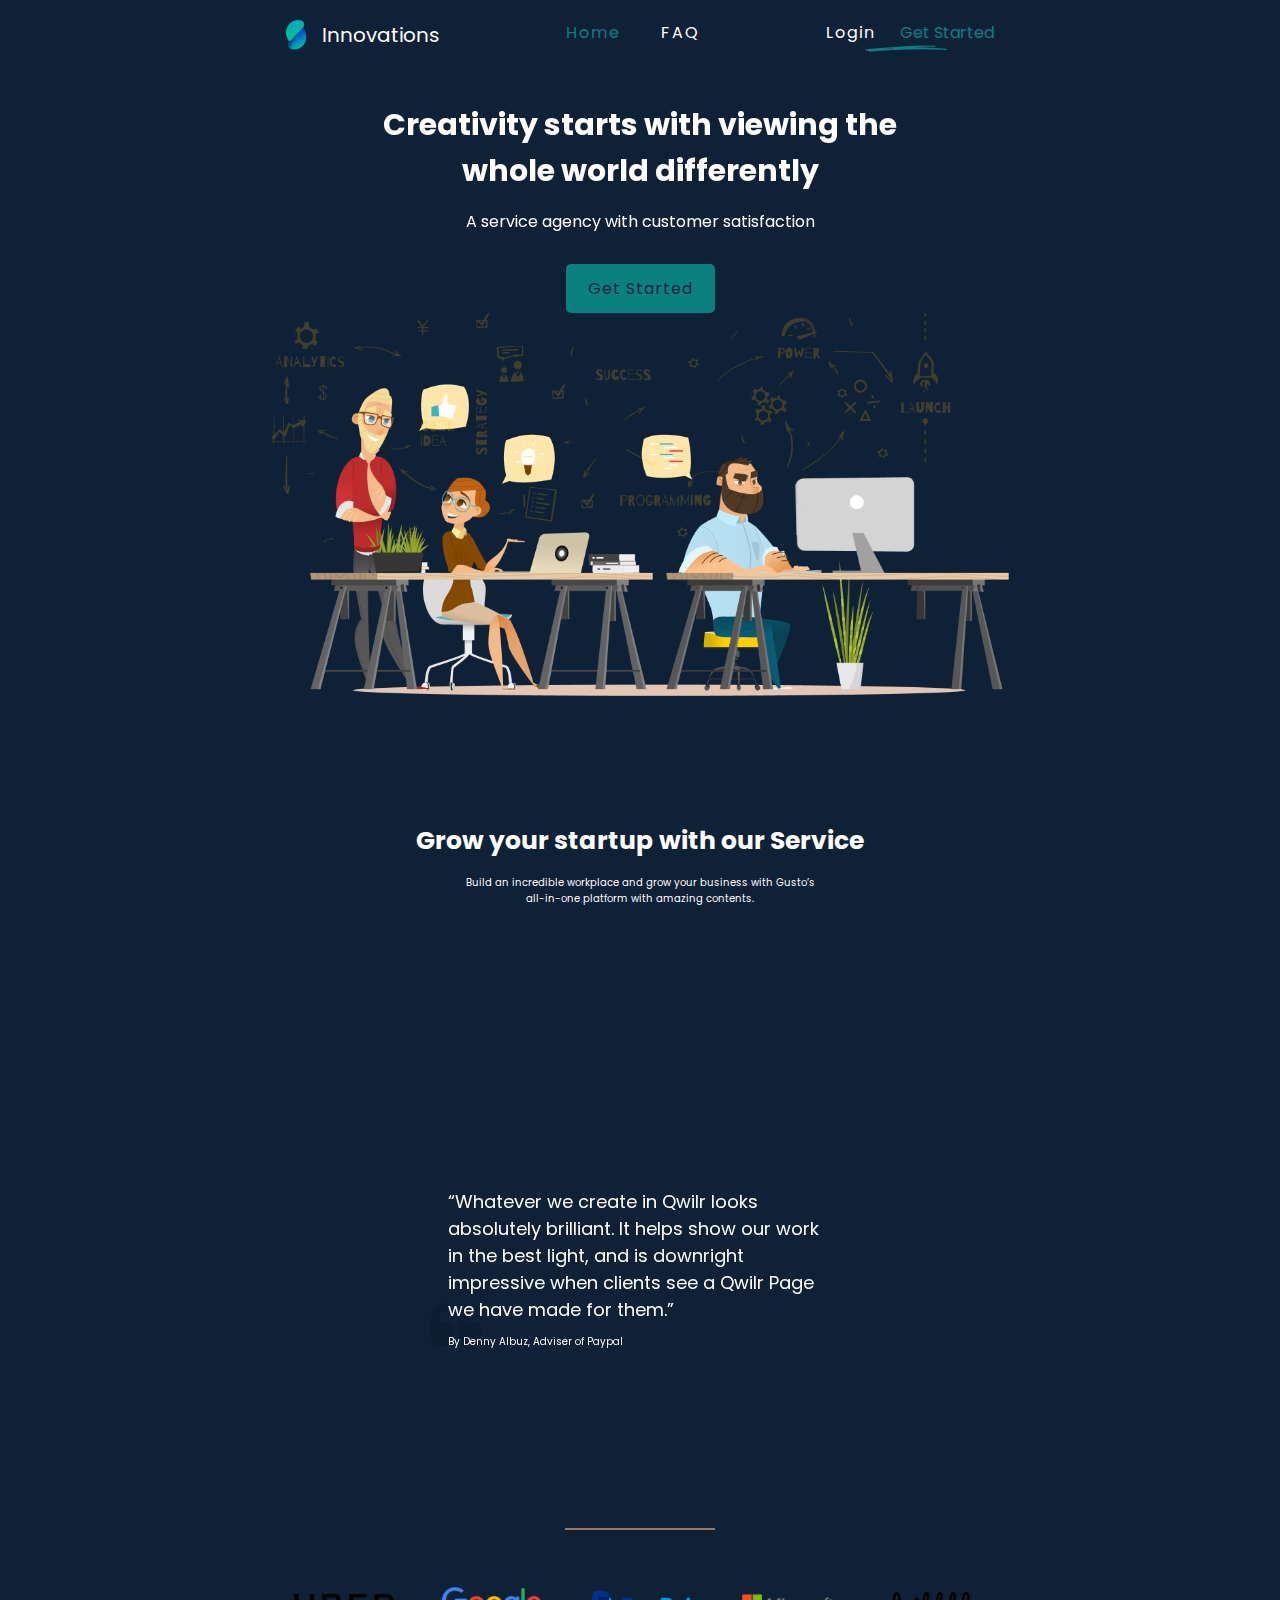
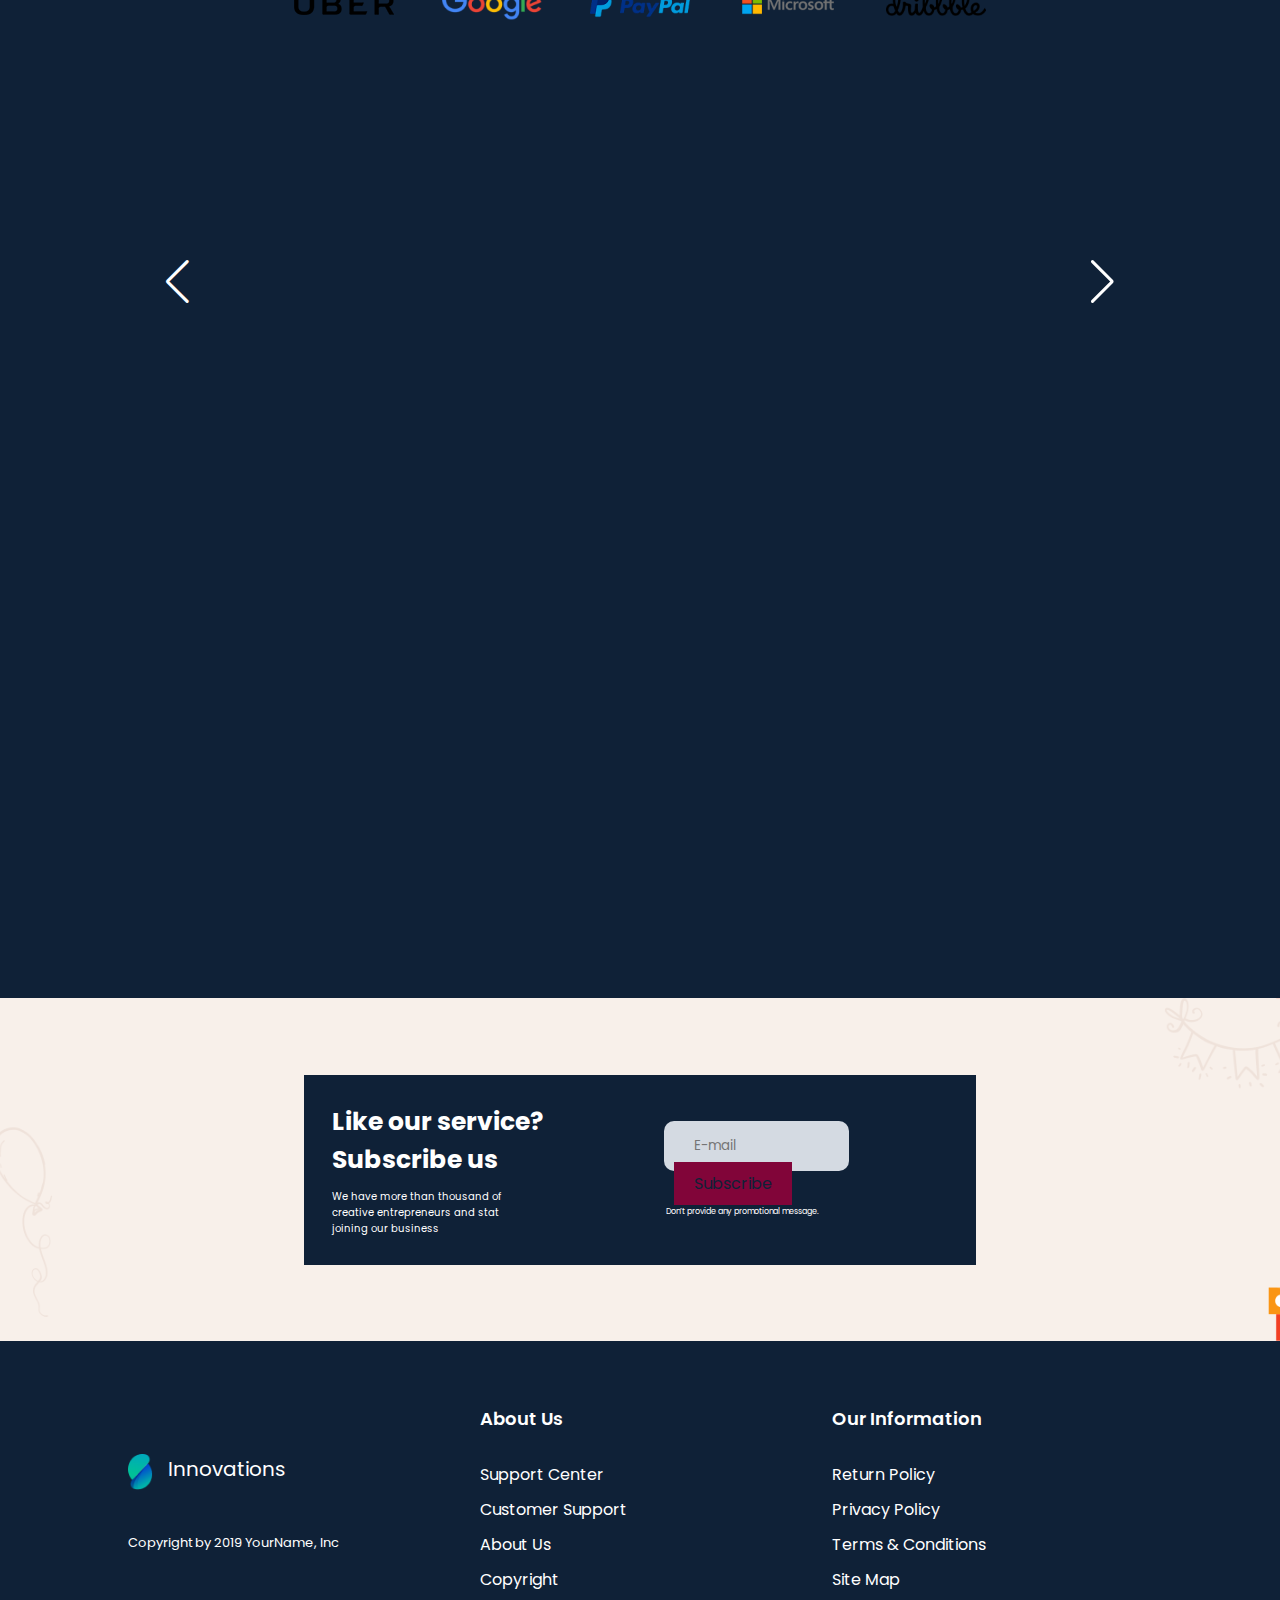
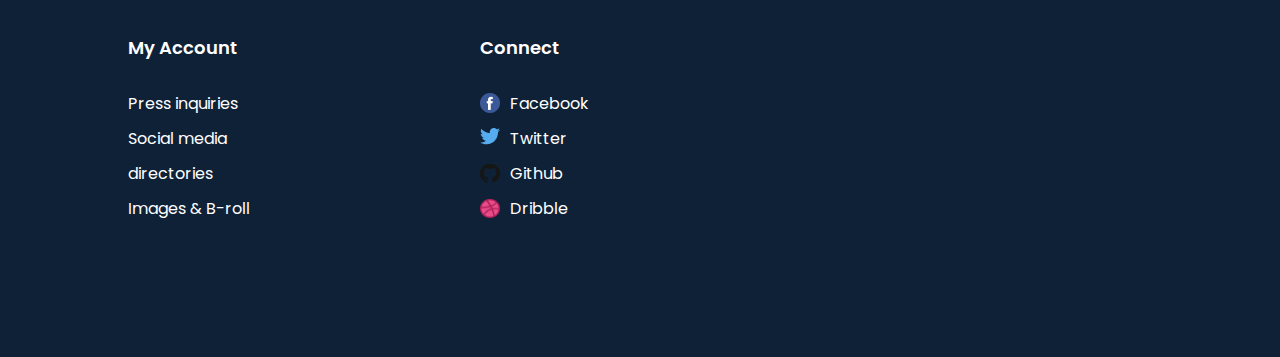
<file: index.html>
<!DOCTYPE html>
<html lang="en">

<head>
    <meta charset="utf-8">
    <meta name="viewport" content="width=device-width, initial-scale=1">
    <meta name="description"
        content="Mary's simple recipe for maple bacon donuts makes a sticky, sweet treat with just a hint of salt that you'll keep coming back for.">
    <meta http-equiv="Content-Security-Policy"
        content="default-src * self blob: data: gap:; style-src * self 'unsafe-inline' blob: data: gap:; script-src * 'self' 'unsafe-eval' 'unsafe-inline' blob: data: gap:; object-src * 'self' blob: data: gap:; img-src * self 'unsafe-inline' blob: data: gap:; connect-src self * 'unsafe-inline' blob: data: gap:; frame-src * self blob: data: gap:;">

    <title>Digital Agency</title>

    <link rel="stylesheet" href="https://cdn.jsdelivr.net/npm/swiper@10/swiper-bundle.min.css" />
    <script src="https://cdn.jsdelivr.net/npm/swiper@10/swiper-bundle.min.js"></script>
    <link rel="shortcut icon" href="assets/img/Group.png" type="image/x-icon">
    <link rel="stylesheet" type="text/css" href="assets/css/style.css">
    <link href="https://unpkg.com/aos@2.3.1/dist/aos.css" rel="stylesheet">
    <script src="https://unpkg.com/aos@2.3.1/dist/aos.js"></script>
    <link rel="stylesheet" href="https://unpkg.com/boxicons@latest/css/boxicons.min.css">

    <link rel="preconnect" href="https://fonts.googleapis.com">
    <link rel="preconnect" href="https://fonts.gstatic.com" crossorigin>
    <link
        href="https://fonts.googleapis.com/css2?family=Paytone+One&family=Poppins:wght@100;200;300;400;500;600;700;800;900&display=swap"
        rel="stylesheet">

</head>

<body>
    <!--header--->
    <header>
        <a href="index.html" class="logo" aria-label="Read more"><img src="assets/img/Group.png" alt="#">Innovations</a>
        <ul class="navlist">
            <li><a href="index.html" aria-label="Read more" title="go to home" class="active"><i
                        class='bx bx-home-alt-2'></i><span>Home</span></a></li>
            <li><a href="faq.htm" aria-label="Read more" title="go to home"><i
                        class='bx bx-info-circle'></i><span>FAQ</span></a></li>
        </ul>
        <div class="other">
            <a href="login.html" class="btn" aria-label="Read more" title="go to home">Login</a>
            <a href="signup.html" class="btn2" aria-label="Read more" title="go to home">Get Started</a>
            <div class="line">
                <img src="assets/img/line.png" alt="image">
            </div>
        </div>
    </header>
    <div class="main">

        <div class="popup">
            <div class="box">
                <div class="img_box">
                    <img src="assets/img/Woman1.png" alt="image">
                </div>
                <div class="content">
                    <h1>Special Offer</h1>
                    <h2>60% OFF</h2>
                    <p>Lorem ipsum dolor sit, amet consectetur adipisicing elit. Magnam praesentium accusantium commodi
                        iusto impedit officiis recusandae!</p>
                    <a href="signup.html">Sign up To Get Offer</a>
                </div>
                <div class="remove">
                    <i class='bx bx-x'></i>
                </div>
            </div>

        </div>
        <section class="home" id="home">
            <div class="cards">
                <h1>Grow your startup with our Service</h1>
                <p>Build an incredible workplace and grow your business with Gusto’s <br>all-in-one platform with
                    amazing contents.</p>
                <div class="row">
                    <div class="rows-1" data-aos="fade-up" data-aos-duration="1500">
                        <img src="assets/img/image58.png" alt="#">
                        <div class="details">
                            <h1>Marketing & advertising</h1>
                            <p>Get your info tests delivered at home collect a sample from the your pogress tests.</p>
                        </div>
                    </div>

                    <div class="rows-1" data-aos="fade-down" data-aos-duration="1500">
                        <img src="assets/img/image62.png" alt="#">
                        <div class="details">
                            <h1>Ultimate development</h1>
                            <p>Get your info tests delivered at home collect a sample from the your pogress tests.</p>
                        </div>
                    </div>

                    <div class="rows-1" data-aos="fade-up" data-aos-duration="1500">
                        <img src="assets/img/image64.png" alt="#">
                        <div class="details">
                            <h1>Business Enterprise</h1>
                            <p>Get your info tests delivered at home collect a sample from the your pogress tests.</p>
                        </div>
                    </div>
                </div>
                <div class="quot">
                    <img src="assets/img/quote.png" alt="#">
                    <p>“Whatever we create in Qwilr looks absolutely brilliant. It helps show our work in the best
                        light, and is downright impressive when clients see a Qwilr Page we have made for them.”</p>
                    <p class="p2">By Denny Albuz, Adviser of Paypal</p>
                </div>
                <div class="social">
                    <div class="line2"></div>
                    <div class="supp">
                        <img src="assets/img/image-11.png" alt="#">
                        <img src="assets/img/image-12.png" alt="#">
                        <img src="assets/img/image-13.png" alt="#">
                        <img src="assets/img/image-14.png" alt="#">
                        <img src="assets/img/image-15.png" alt="#">
                    </div>
                </div>
            </div>
            <div class="title-sec" data-aos="fade-left" data-aos-offset="300" data-aos-easing="ease-in-sine">
                <h1>Creativity starts with viewing the<br>whole world differently</h1>
                <p>A service agency with customer satisfaction</p>
                <a href="login.html" class="getbtn">Get Started</a>
                <div class="home-img" data-aos="fade-right" data-aos-offset="300" data-aos-easing="ease-in-sine">
                    <img src="assets/img/illustration.png" alt="#">
                </div>
            </div>
        </section>
        <section class="team">
            <div class="title-sec">
                <h1>Meet our superheros</h1>
                <p>Build an incredible workplace and grow your business with Gusto’s <br>all-in-one platform with
                    amazing contents.</p>
            </div>
            <div class="swiper">
                <div class="container swiper-wrapper">
                    <div class="col swiper-slide" data-aos="fade-up" data-aos-duration="1500">

                        <img src="assets/img/Asset-4-2.png" alt="#">
                        <div class="details-col">
                            <h1>Emmalee Mclain</h1>
                            <p>Product Designer</p>
                            <div class="icons">
                                <a href="#" aria-label="Read more"><i class='bx bxl-dribbble'></i></a>
                                <a href="#" aria-label="Read more"><i class='bx bxl-github'></i></a>
                                <a href="#" aria-label="Read more"><i class='bx bxl-twitter'></i></a>
                            </div>
                        </div>

                    </div>

                    <div class="col swiper-slide" data-aos="fade-down" data-aos-duration="1500">
                        <img src="assets/img/Asset-2-1.png" alt="#">
                        <div class="details-col">
                            <h1>Emmalee Mclain</h1>
                            <p>Product Designer</p>
                            <div class="icons">
                                <a href="#" aria-label="Read more"><i class='bx bxl-dribbble'></i></a>
                                <a href="#" aria-label="Read more"><i class='bx bxl-github'></i></a>
                                <a href="#" aria-label="Read more"><i class='bx bxl-twitter'></i></a>
                            </div>
                        </div>
                    </div>

                    <div class="col swiper-slide" data-aos="fade-up" data-aos-duration="1500">
                        <img src="assets/img/Asset-6-2.png" alt="#">
                        <div class="details-col">
                            <h1>Emmalee Mclain</h1>
                            <p>Product Designer</p>
                            <div class="icons">
                                <a href="#" aria-label="Read more"><i class='bx bxl-dribbble'></i></a>
                                <a href="#" aria-label="Read more"><i class='bx bxl-github'></i></a>
                                <a href="#" aria-label="Read more"><i class='bx bxl-twitter'></i></a>
                            </div>
                        </div>
                    </div>

                    <div class="col-final swiper-slide" data-aos="fade-down" data-aos-duration="1500">
                        <img src="assets/img/Asset-5-2.png" alt="#">
                        <div class="details-col">
                            <h1>Emmalee Mclain</h1>
                            <p>Product Designer</p>
                            <div class="icons">
                                <a href="#" aria-label="Read more"><i class='bx bxl-dribbble'></i></a>
                                <a href="#" aria-label="Read more"><i class='bx bxl-github'></i></a>
                                <a href="#" aria-label="Read more"><i class='bx bxl-twitter'></i></a>
                            </div>
                        </div>
                    </div>
                    <!-- <div class="icon-s">
                        <a href="#" aria-label="Read more"><i class='bx bxs-right-arrow'></i></a>
                    </div> -->
                </div>

                <div class="swiper-button-prev"></div>
                <div class="swiper-button-next"></div>

            </div>

            <div class="blog">
                <div class="title-sec" data-aos="fade-right" data-aos-duration="3000">
                    <h1>Popular blog post we update everyday</h1>
                    <p>Focus only on the meaning, we take care of the design. As soon as the <br>
                        meeting end you can export in one click.</p>
                </div>
                <div class="col__blog">
                    <div class="col-blog" data-aos="fade-up" data-aos-duration="3000">
                        <img src="assets/img/image.png" alt="#">
                        <h1>How to work with prototype design with adobe xd featuring tools</h1>
                        <p>The 2019 Innovation by Design Awards honor the designers and businesses solving the problems
                            of today and tomorrow. It is one of the most sought-after design</p>
                    </div>
                    <div class="col-blog" data-aos="fade-down" data-aos-duration="3000">
                        <div class="txt">
                            <h1>Antibias receives honorable gift mention at Fast Company’s most Innovation by Design
                                Awards</h1>
                        </div>
                        <img src="assets/img/image-1.png" alt="#">
                        <h1>Multiple arbard prototype with Figma</h1>
                        <p>Beyond launched antibias, a Chrome extension that replaces LinkedIn profile photos</p>
                    </div>
                    <div class="col-blog" data-aos="fade-up" data-aos-duration="3000">
                        <div class="image">
                            <img src="assets/img/image-36.png" alt="#">
                        </div>
                        <div class="image">
                            <img src="assets/img/image-69.png" alt="#">
                        </div>
                    </div>
                </div>
            </div>

        </section>

        <section class="subscribe">
            <div class="det">
                <div class="titles">
                    <h1>Like our service? Subscribe us</h1>
                    <p>We have more than thousand of creative entrepreneurs and stat joining our business</p>
                </div>


                <form action="#">
                    <input type="email" placeholder="E-mail">
                    <a href="#" aria-label="Read more" title="Button">Subscribe</a>
                    <div class="txt3">
                        <p>Don’t provide any promotional message.</p>
                    </div>
                </form>
            </div>
        </section>

        <footer>
            <div class="rows">
                <div class="copy">
                    <a href="#" class="logo" aria-label="Read more"><img src="assets/img/Group.png"
                            alt="#">Innovations</a>
                    <h1>Terms of use | Privacy</h1>
                    <p>Copyright by 2019 YourName, Inc</p>
                </div>
                <div class="det-foot">
                    <h1>About Us</h1>
                    <ul>
                        <li><a href="#" aria-label="Read more">Support Center</a></li>
                        <li><a href="#" aria-label="Read more">Customer Support</a></li>
                        <li><a href="#" aria-label="Read more">About Us</a></li>
                        <li><a href="#" aria-label="Read more">Copyright</a></li>
                    </ul>
                </div>
                <div class="det-foot">
                    <h1>Our Information</h1>
                    <ul>
                        <li><a href="#" aria-label="Read more">Return Policy</a></li>
                        <li><a href="#" aria-label="Read more">Privacy Policy</a></li>
                        <li><a href="#" aria-label="Read more">Terms & Conditions</a></li>
                        <li><a href="#" aria-label="Read more">Site Map</a></li>
                    </ul>
                </div>
                <div class="det-foot">
                    <h1>My Account</h1>
                    <ul>
                        <li><a href="#" aria-label="Read more">Press inquiries</a></li>
                        <li><a href="#" aria-label="Read more">Social media</a></li>
                        <li><a href="#" aria-label="Read more">directories</a></li>
                        <li><a href="#" aria-label="Read more">Images & B-roll</a></li>
                    </ul>
                </div>
                <div class="det-foot">
                    <h1>Connect</h1>
                    <ul>
                        <li><a href="#" aria-label="Read more"><img src="assets/img/Group-3.png" alt="#">Facebook</a>
                        </li>
                        <li><a href="#" aria-label="Read more"><img src="assets/img/Group22.png" alt="#"
                                    class="tweet">Twitter</a></li>
                        <li><a href="#" aria-label="Read more"><img src="assets/img/Group-1.png" alt="#">Github</a></li>
                        <li><a href="#" aria-label="Read more"><img src="assets/img/Group-2.png" alt="#">Dribble</a>
                        </li>
                    </ul>
                </div>
            </div>
        </footer>
    </div>
    <div class="mob">
        <div class="mob_img">
            <img src="assets/img/Woman1.png" alt="image">
        </div>
        <div class="mob_title">
            <h1>Welcome</h1>
            <p><span>All on One Platform</span><br>Let's Get you in !! </p>
            <a href="#login" class="home_btn">Get Started</a>
        </div>
        <section class="login" id="login">


            <div class="row1">
                <div class="log">
                    <h1>Let's Get You in!</h1>
                    <p>Login To your Account</p>
                    <img src="assets/img/Woman2.png" alt="image" class="img">
                    <form action="home.html" id="account-form" method="GET">
                        <div class="form">
                            <input type="email" placeholder="E-mail" id="email">
                            <i class='bx bxs-check-circle'></i>
                            <i class='bx bxs-info-circle'></i>
                            <p>Error Message</p>
                        </div>
                        <div class="form">
                            <input type="password" placeholder="Password" id="password">
                            <i class='bx bxs-check-circle'></i>
                            <i class='bx bxs-info-circle'></i>
                            <p>Error Message</p>
                        </div>
                        <button type="submit" id="btnlog" class="sub">Login</button>
                        <a href="#" class="google"><img src="assets/img/google.png" alt="#"
                                aria-label="Read more"><span>Login With Google Account</span></a>
                    </form>
                    <div class="reg">
                        <h1>Don't Have an Account !</h1>
                        <a href="signup.html" aria-label="Read more">Sign up</a>
                    </div>
                </div>
            </div>
        </section>
    </div>
    <script>
        AOS.init();
    </script>
    <script src="assets/js/script.js"></script>
    <script src="assets/js/login.js"></script>
</body>

</html>
</file>
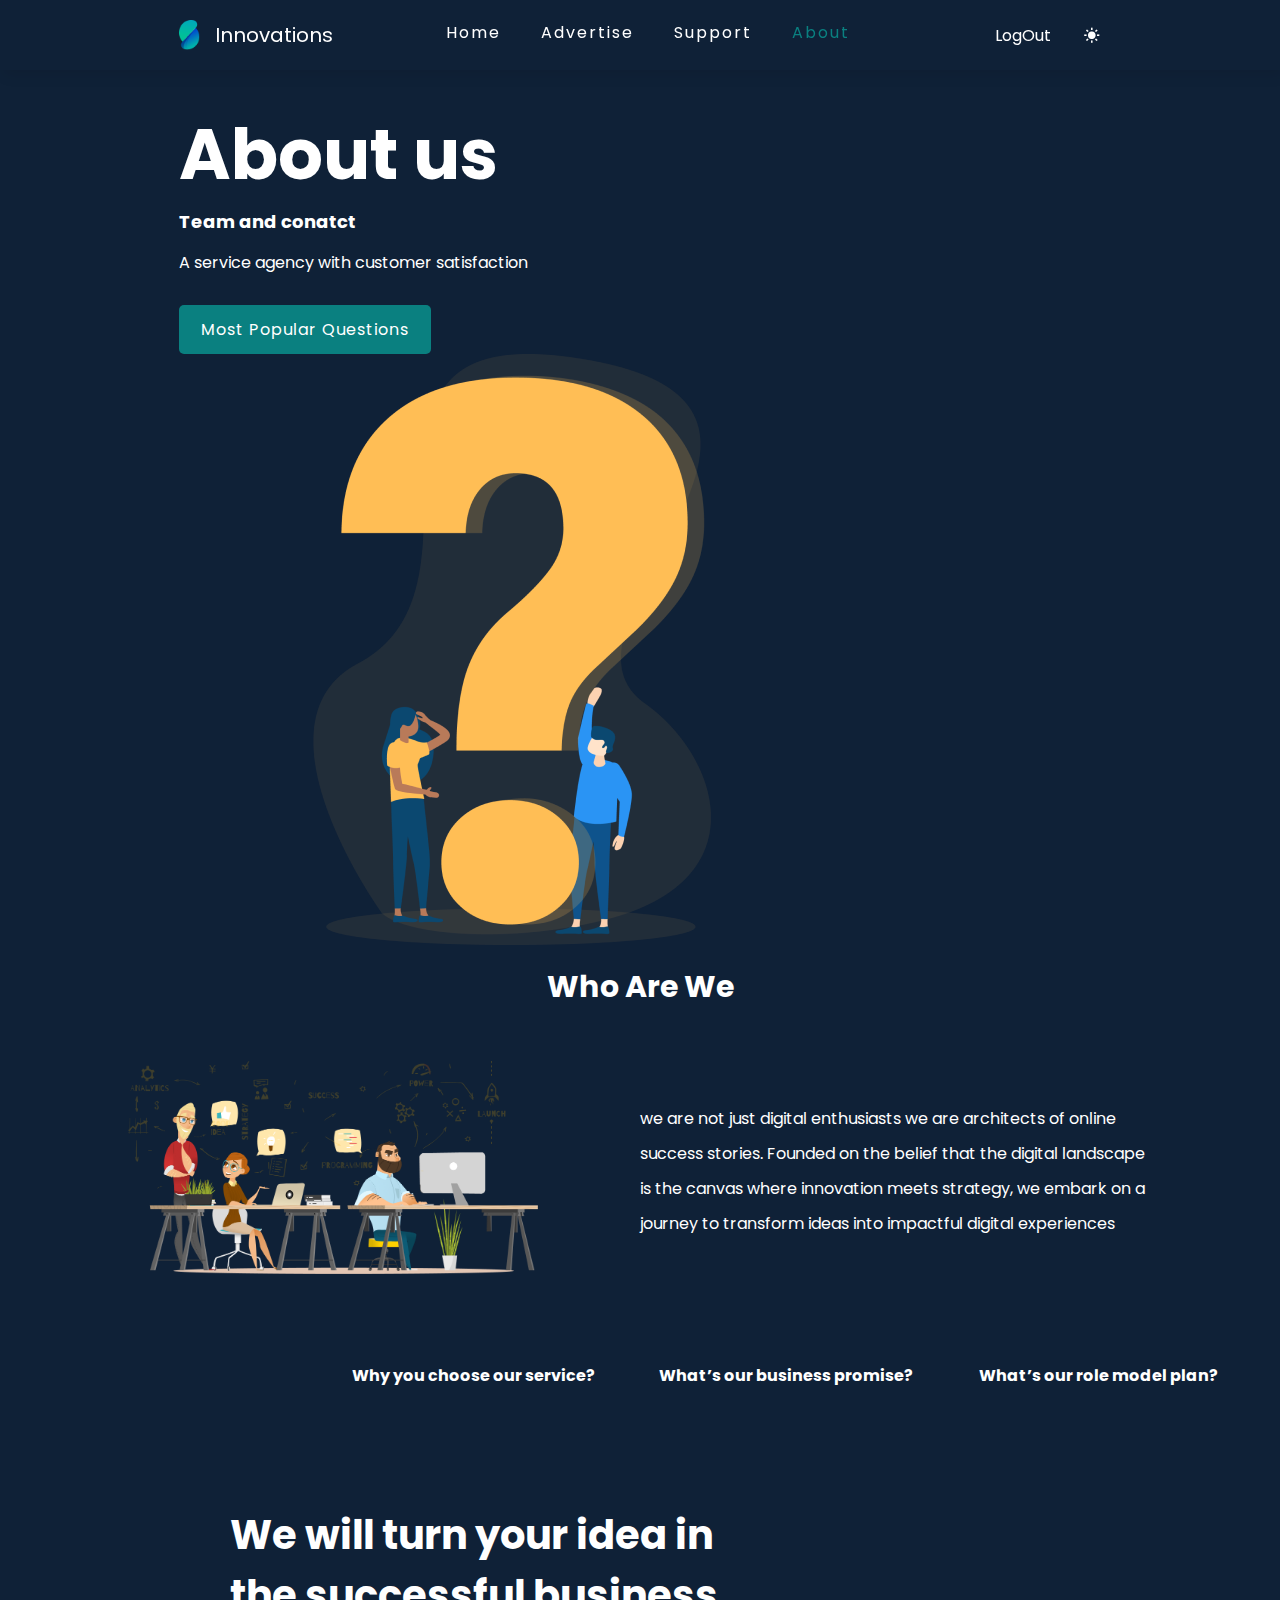
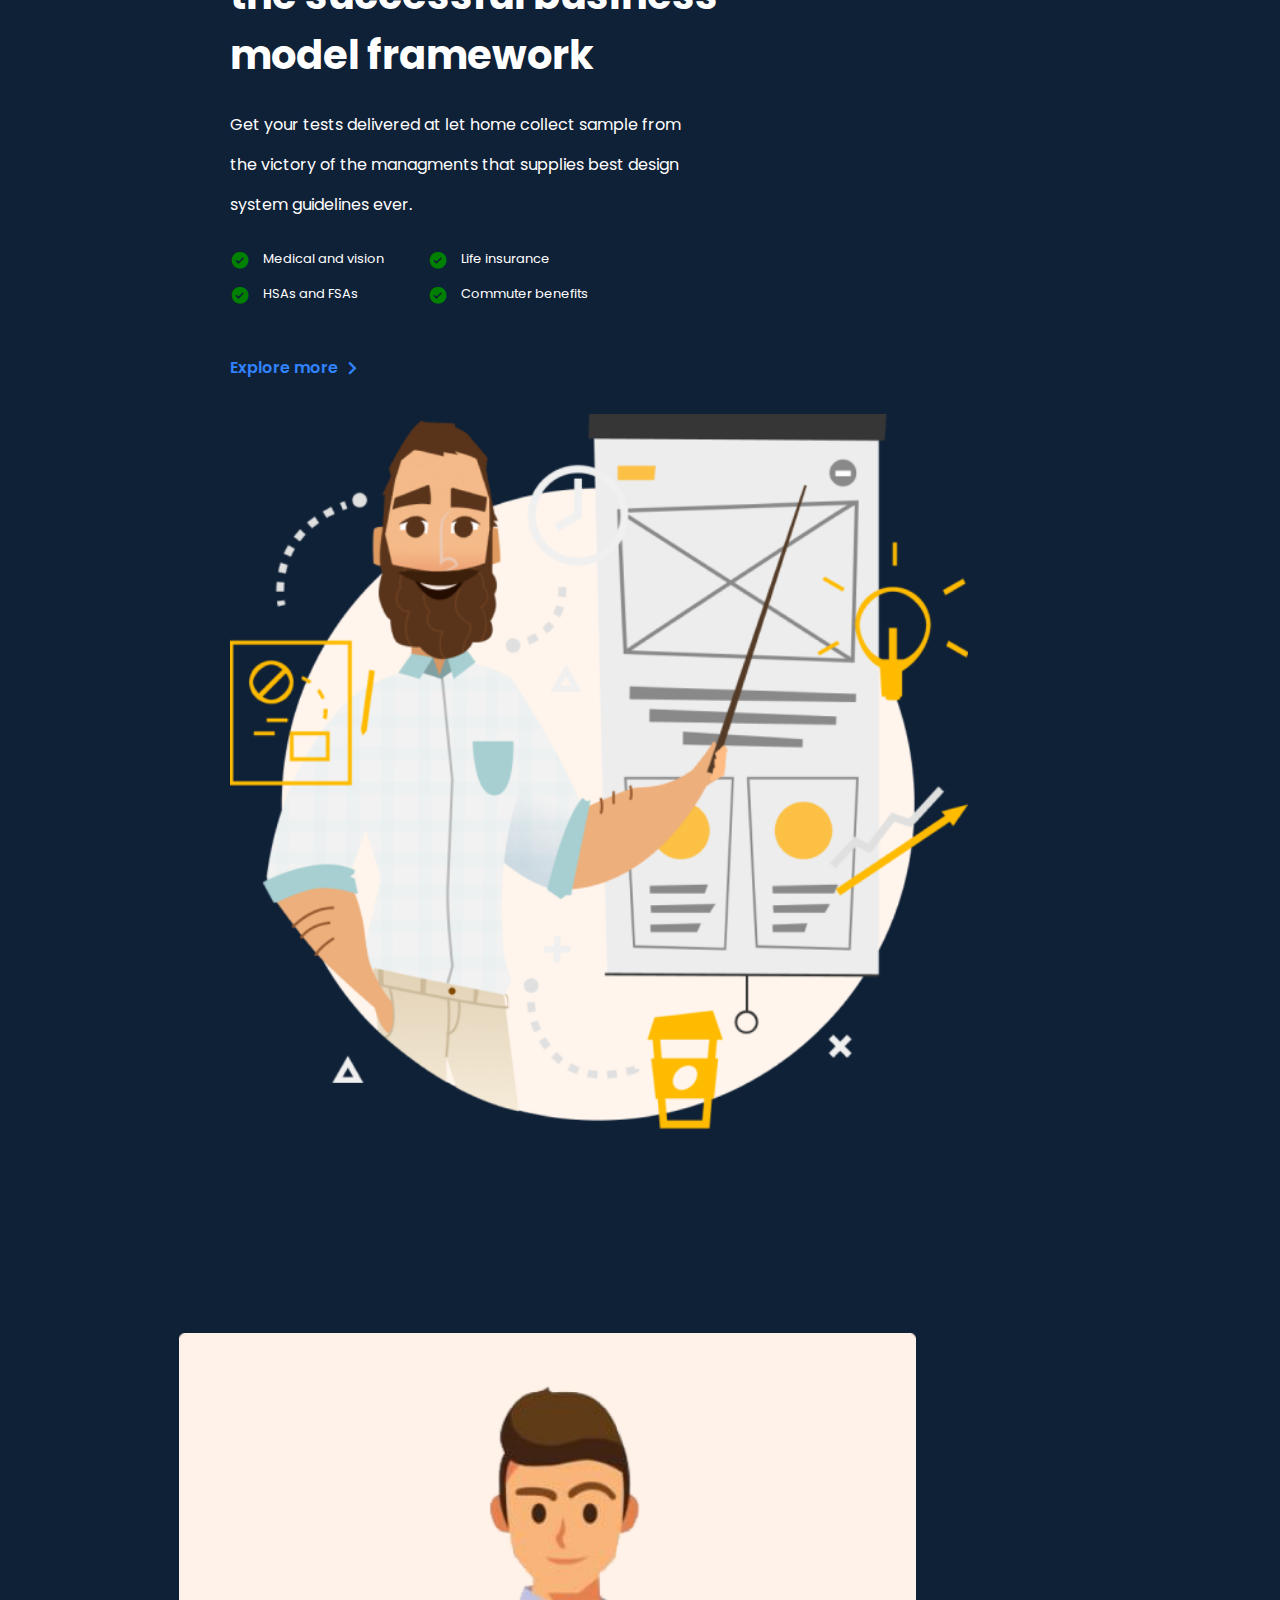
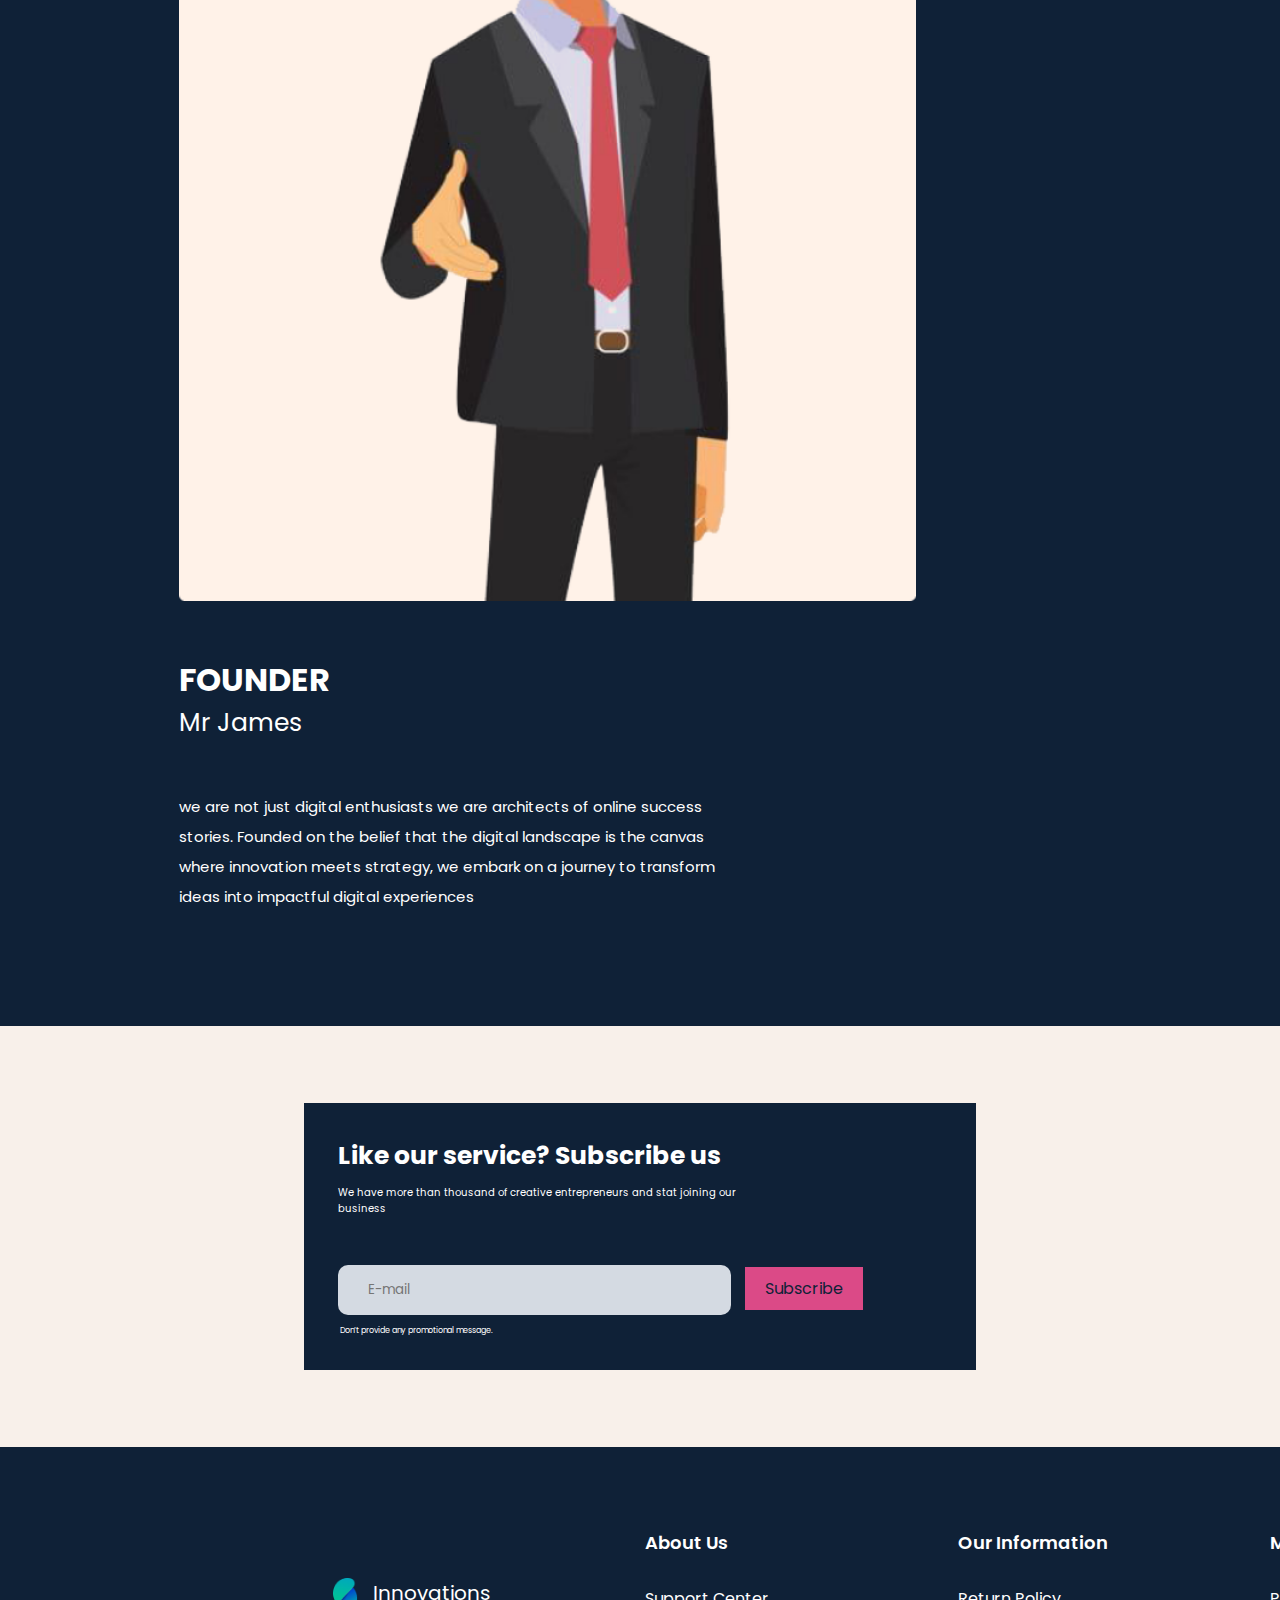
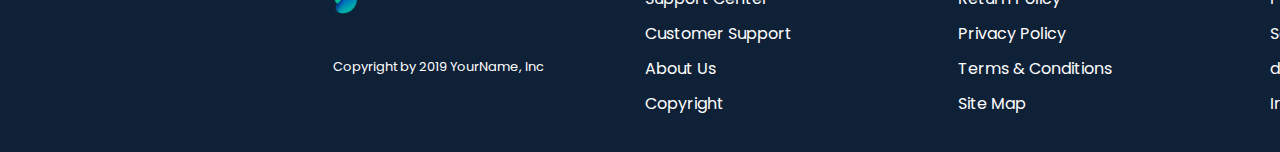
<file: about.html>
<!DOCTYPE html>
<html lang="en">

<head>
    <meta charset="utf-8">
    <meta name="viewport" content="width=device-width, initial-scale=1">
    <meta name="description"
        content="Mary's simple recipe for maple bacon donuts makes a sticky, sweet treat with just a hint of salt that you'll keep coming back for.">
    <meta http-equiv="Content-Security-Policy"
        content="default-src * self blob: data: gap:; style-src * self 'unsafe-inline' blob: data: gap:; script-src * 'self' 'unsafe-eval' 'unsafe-inline' blob: data: gap:; object-src * 'self' blob: data: gap:; img-src * self 'unsafe-inline' blob: data: gap:; connect-src self * 'unsafe-inline' blob: data: gap:; frame-src * self blob: data: gap:;">

    <title>Digital Agency</title>
    <link rel="stylesheet" type="text/css" href="assets/css/about.css">

    <link rel="stylesheet" href="https://unpkg.com/boxicons@latest/css/boxicons.min.css">
    <link rel="shortcut icon" href="assets/img/Group.png" type="image/x-icon">
    <link rel="preconnect" href="https://fonts.googleapis.com">
    <link rel="preconnect" href="https://fonts.gstatic.com" crossorigin>
    <link
        href="https://fonts.googleapis.com/css2?family=Paytone+One&family=Poppins:wght@100;200;300;400;500;600;700;800;900&display=swap"
        rel="stylesheet">

</head>

<body>
    <!--header--->
    <header>
        <div class="bx bx-menu" id="menu"></div>
        <a href="index.html" class="logo" aria-label="Read more"><img src="assets/img/Group.png" alt="#">Innovations</a>
        <ul class="navlist">
            <li><a href="home.html" aria-label="Read more"><i class='bx bx-home-alt-2'></i><span>Home</span></a></li>
            <li><a href="advertise.html" aria-label="Read more"><i
                        class='bx bx-message-alt-add'></i><span>Advertise</span></a></li>
            <li><a href="support.html" aria-label="Read more"><i class='bx bx-support'></i><span>Support</span></a></li>
            <li><a href="#" aria-label="Read more" class="active"><i
                        class='bx bx-info-circle'></i><span>About</span></a></li>
        </ul>
        <div class="other">
            <a href="#" class="btn2" aria-label="Read more" title="logout"></a>
            <a href="login.html" class="btn2" aria-label="Read more" title="logout">LogOut</a>
            <i class='bx bxs-sun' id="moon"></i>
        </div>
    </header>

<div class="main">
    <section class="about">
        <div class="title-sec">
            <h1>About us</h1>
            <h2>Team and conatct</h2>
            <p>A service agency with customer satisfaction</p>
            <a href="faq.htm" class="getbtn" aria-label="Read more">Most Popular Questions</a>
        </div>
        <div class="supp-img">
            <img src="assets/img/Girlandguy.png" alt="#">
        </div>
    </section>

    <div class="field">
        <div class="mouse"></div>
    </div>

    <section class="who">
        <h1>Who Are We</h1>
        <div class="row">
            <div class="img">
                <img src="assets/img/illustration.png" alt="#">
            </div>
            <div class="txt">
                <p> we are not just digital enthusiasts we are architects of online success stories. Founded on the
                    belief that the digital landscape is the canvas where innovation meets strategy, we embark on a
                    journey to transform ideas into impactful digital experiences</p>
            </div>
        </div>
        <div class="why">
            <div class="rows">
                <div class="txts">
                    <h1 class="quest">Why you choose our service?</h1>
                </div>
                <div class="txts">
                    <h1 class="quest">What’s our business promise?</h1>
                </div>
                <div class="txts">
                    <h1 class="quest">What’s our role model plan?</h1>
                </div>
            </div>
        </div>

        <div class="rows-why">
            <div class="column">
                <div class="col-1">
                    <h1 class="para1">We will turn your idea in <br>the successful business <br>model framework</h1>
                    <p class="para2">Get your tests delivered at let home collect sample from <br>the victory of the managments that
                        supplies best design <br>system guidelines ever.</p>
                    <div class="checks">
                        <div class="check-1">
                            <a href="#" class="a2"><i class='bx bxs-check-circle'></i> Medical and vision</a>
                            <a href="#"><i class='bx bxs-check-circle'></i> Life insurance</a>
                        </div>
                        <div class="check-2">
                            <a href="#" class="a1"><i class='bx bxs-check-circle'></i> HSAs and FSAs</a>
                            <a href="#"><i class='bx bxs-check-circle'></i> Commuter benefits</a>
                        </div>
                    </div>
                    <a href="#" class="explore">Explore more <i class='bx bx-chevron-right'></i></a>
                </div>
                <div class="col-2">
                    <img src="assets/img/illustration2.png" alt="#" class="image-who">
                </div>
            </div>
        </div>
    </section>

    <div class="founder">
        <div class="rowss">
            <div class="img">
                <img src="assets/img/image11.png" alt="#">
            </div>
            <div class="detailss">
                <h1>FOUNDER</h1>
                <p>Mr James</p>
                <p class="p1"> we are not just digital enthusiasts we are architects of online success <br>stories.
                    Founded on the belief that the digital landscape is the canvas <br>where innovation meets strategy,
                    we embark on a journey to transform <br>ideas into impactful digital experiences</p>
            </div>
        </div>
    </div>

    <section class="subscribe">
        <div class="det">
            <div class="titles">
                <h1>Like our service? Subscribe us</h1>
                <p>We have more than thousand of creative entrepreneurs and stat joining our business</p>
            </div>


            <form action="#">
                <input type="email" placeholder="E-mail">
                <a href="#">Subscribe</a>
                <div class="txt3">
                    <p>Don’t provide any promotional message.</p>
                </div>
            </form>
        </div>
    </section>

    <footer>
        <div class="rows">
            <div class="copy">
                <a href="#" class="logo" aria-label="Read more"><img src="assets/img/Group.png" alt="#">Innovations</a>
                <h1>Terms of use | Privacy</h1>
                <p>Copyright by 2019 YourName, Inc</p>
            </div>
            <div class="det-foot">
                <h1>About Us</h1>
                <ul>
                    <li><a href="#" aria-label="Read more">Support Center</a></li>
                    <li><a href="#" aria-label="Read more">Customer Support</a></li>
                    <li><a href="#" aria-label="Read more">About Us</a></li>
                    <li><a href="#" aria-label="Read more">Copyright</a></li>
                </ul>
            </div>
            <div class="det-foot">
                <h1>Our Information</h1>
                <ul>
                    <li><a href="#" aria-label="Read more">Return Policy</a></li>
                    <li><a href="#" aria-label="Read more">Privacy Policy</a></li>
                    <li><a href="#" aria-label="Read more">Terms & Conditions</a></li>
                    <li><a href="#" aria-label="Read more">Site Map</a></li>
                </ul>
            </div>
            <div class="det-foot">
                <h1>My Account</h1>
                <ul>
                    <li><a href="#" aria-label="Read more">Press inquiries</a></li>
                    <li><a href="#" aria-label="Read more">Social media</a></li>
                    <li><a href="#" aria-label="Read more">directories</a></li>
                    <li><a href="#" aria-label="Read more">Images & B-roll</a></li>
                </ul>
            </div>
            <div class="det-foot">
                <h1>Connect</h1>
                <ul>
                    <li><a href="#" aria-label="Read more"><img src="assets/img/Group-3.png" alt="#">Facebook</a></li>
                    <li><a href="#" aria-label="Read more"><img src="assets/img/Group22.png" alt="#">Twitter</a></li>
                    <li><a href="#" aria-label="Read more"><img src="assets/img/Group-1.png" alt="#">Github</a></li>
                    <li><a href="#" aria-label="Read more"><img src="assets/img/Group-2.png" alt="#">Dribble</a></li>
                </ul>
            </div>
        </div>
    </footer>
</div>

<div class="mob">
    
    <img src="assets/img/3D Illustration WFH Character.jpg" alt="image" class="h-img">
    <div class="row-mob">
        <div class="title">
            <h1>About us</h1>
            <div class="line-t"></div>
        </div>
    </div>

    <div class="founder">
        <p>we are not just digital enthusiasts we are architects of online success stories. Founded on the belief that the digital landscape is the canvas where innovation meets strategy, we embark on a journey to transform ideas into impactful digital experiences</p>
    </div>
    <h1 class="txtt">Founder</h1>

    <div class="f-img">
        <img src="assets/img/image11.png" alt="image" class="im1">
        <h1>MR CHABAB</h1>
        <img src="assets/img/Group 75.png" alt="image">
    </div>

</div>

<script src="assets/js/home.js"></script>
    <script src="assets/js/script.js"></script>
    <script src="assets/js/about.js"></script>


</body>

</html>
</file>
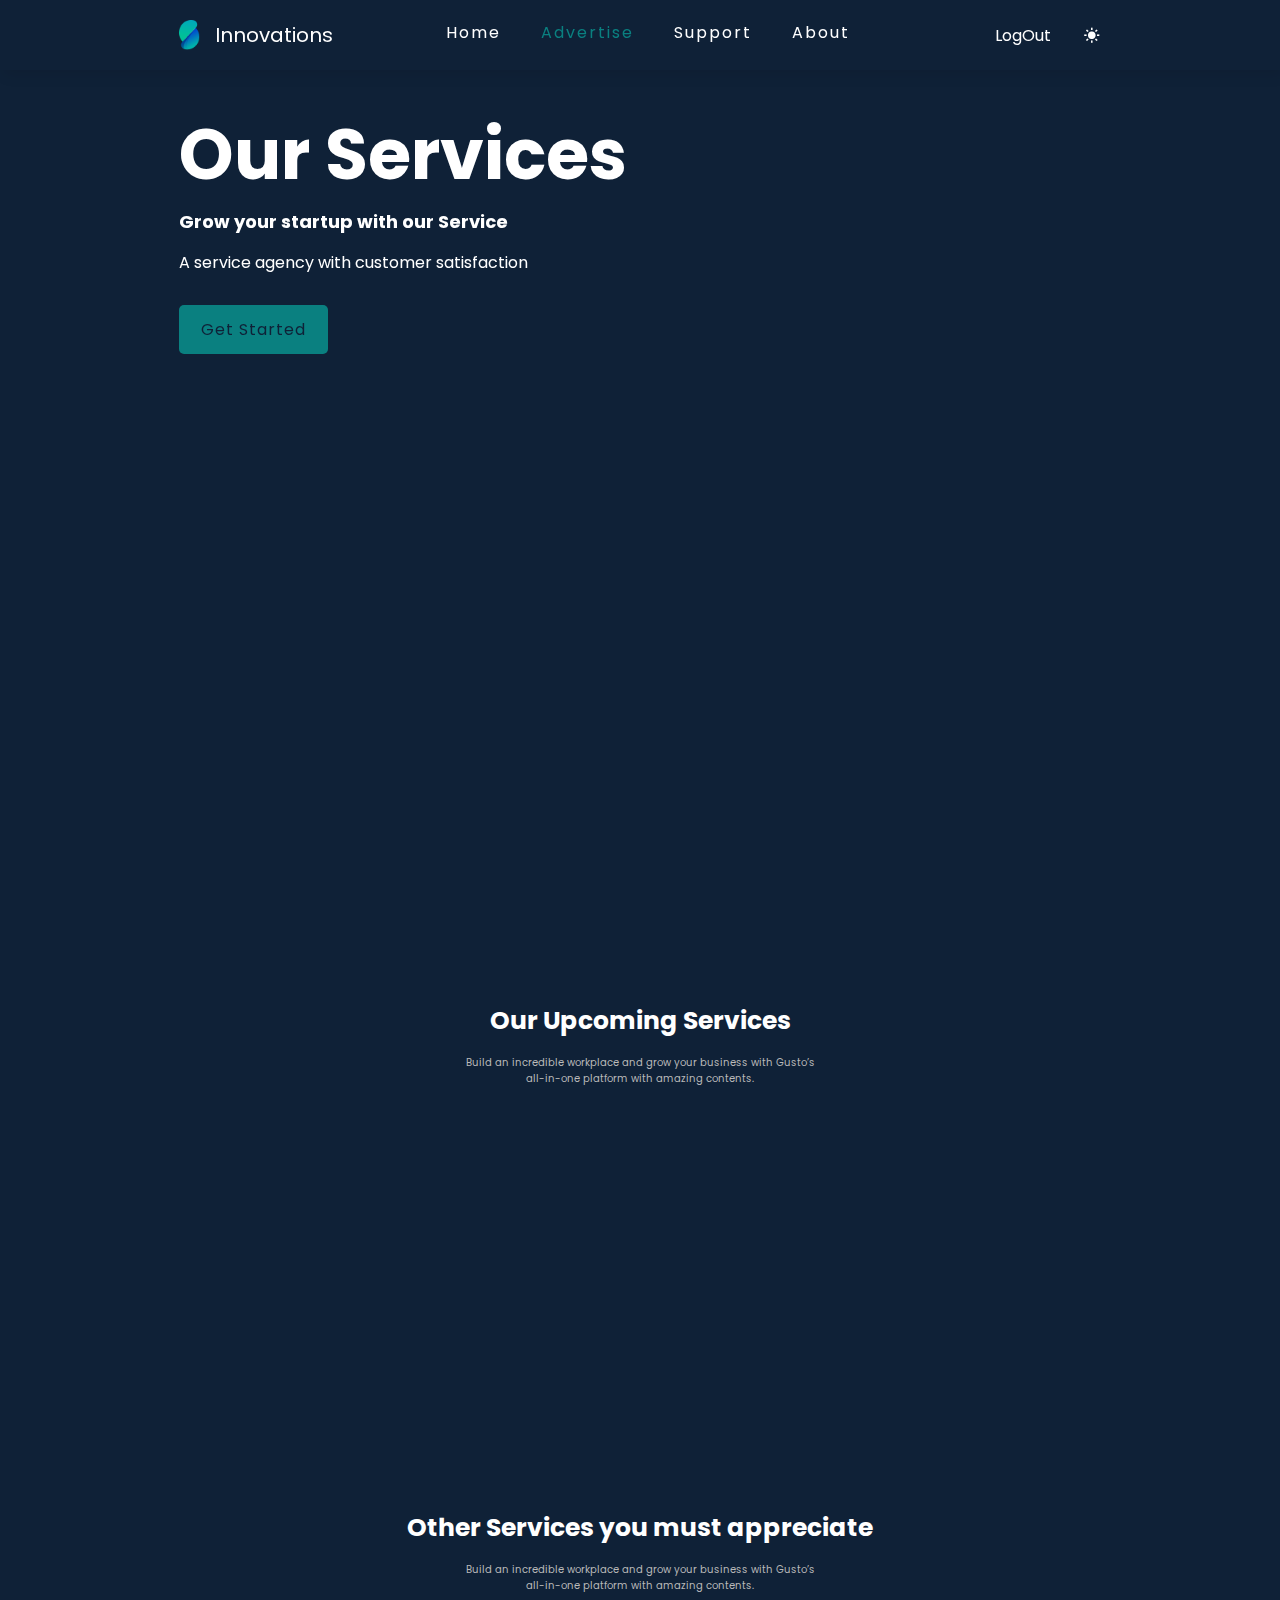
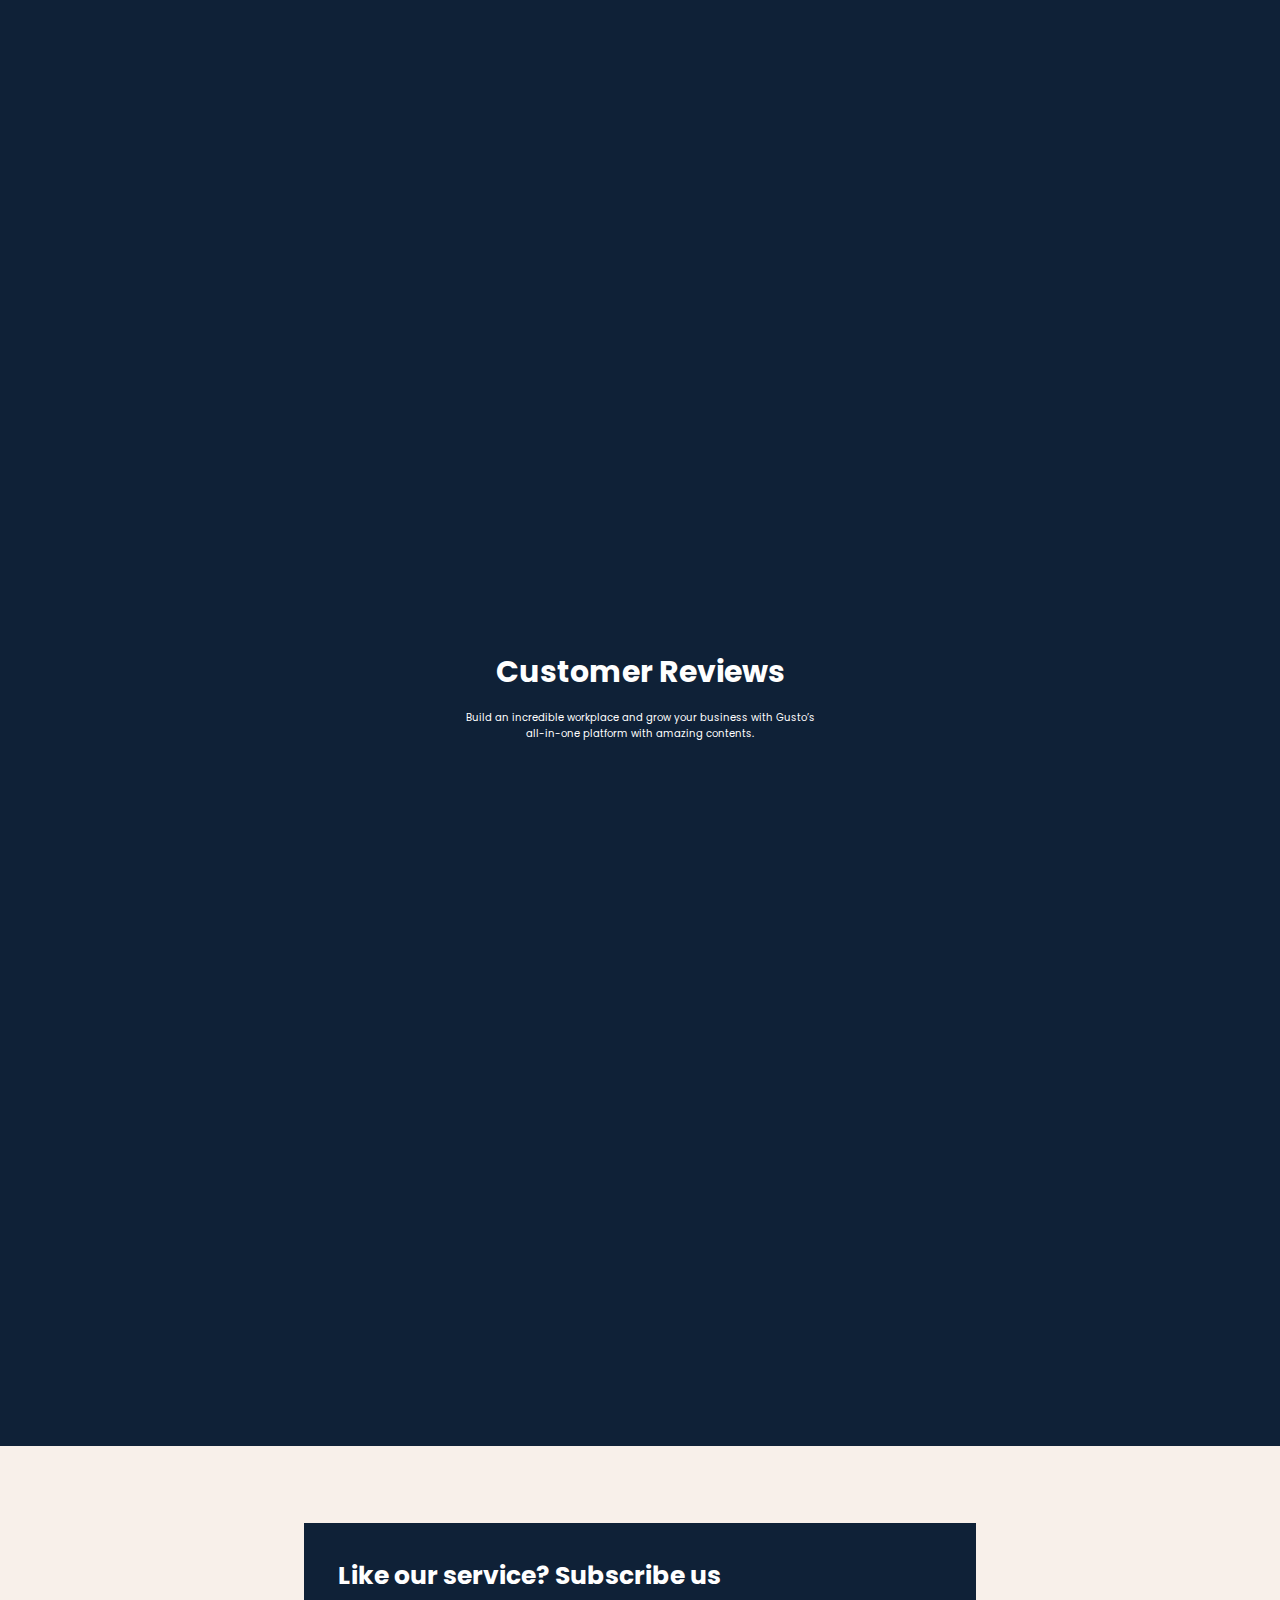
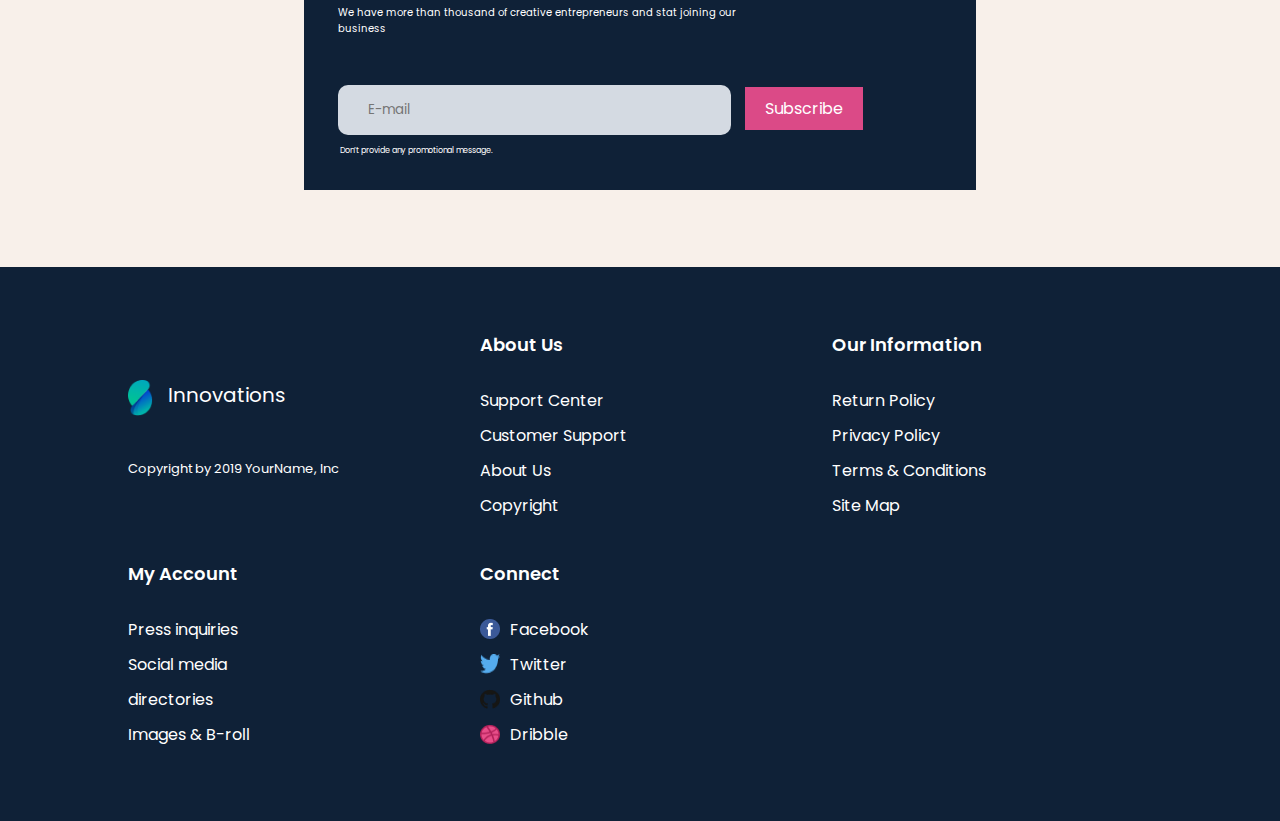
<file: advertise.html>
<!DOCTYPE html>
<html lang="en">

<head>
    <meta charset="utf-8">
    <meta name="viewport" content="width=device-width, initial-scale=1">
    <meta name="description"
        content="Mary's simple recipe for maple bacon donuts makes a sticky, sweet treat with just a hint of salt that you'll keep coming back for.">
    <meta http-equiv="Content-Security-Policy"
        content="default-src * self blob: data: gap:; style-src * self 'unsafe-inline' blob: data: gap:; script-src * 'self' 'unsafe-eval' 'unsafe-inline' blob: data: gap:; object-src * 'self' blob: data: gap:; img-src * self 'unsafe-inline' blob: data: gap:; connect-src self * 'unsafe-inline' blob: data: gap:; frame-src * self blob: data: gap:;">

    <title>Digital Agency</title>
    <link rel="stylesheet" type="text/css" href="assets/css/advertise.css">
    <link rel="shortcut icon" href="assets/img/Group.png" type="image/x-icon">
    <link href="https://unpkg.com/aos@2.3.1/dist/aos.css" rel="stylesheet">
    <script src="https://unpkg.com/aos@2.3.1/dist/aos.js"></script>
    <link rel="stylesheet" href="https://unpkg.com/boxicons@latest/css/boxicons.min.css">

    <link rel="preconnect" href="https://fonts.googleapis.com">
    <link rel="preconnect" href="https://fonts.gstatic.com" crossorigin>
    <link
        href="https://fonts.googleapis.com/css2?family=Paytone+One&family=Poppins:wght@100;200;300;400;500;600;700;800;900&display=swap"
        rel="stylesheet">

</head>

<body>
    <!--header--->
    <header>
        <div class="bx bx-menu" id="menu"></div>
        <a href="index.html" class="logo"><img src="assets/img/Group.png" alt="#">Innovations</a>
        <ul class="navlist">
            <li><a href="home.html" aria-label="Read more"><i class='bx bx-home-alt-2'></i><span>Home</span></a></li>
            <li><a href="#" aria-label="Read more" class="active"><i
                        class='bx bx-message-alt-add'></i><span>Advertise</span></a></li>
            <li><a href="support.html" aria-label="Read more"><i class='bx bx-support'></i><span>Support</span></a></li>
            <li><a href="about.html" aria-label="Read more"><i class='bx bx-info-circle'></i><span>About</span></a></li>
        </ul>
        <div class="other">
            <a href="#" class="btn2" aria-label="Read more" title="logout"></a>
            <a href="login.html" class="btn2" aria-label="Read more" title="logout">LogOut</a>
            <i class='bx bxs-sun' id="moon"></i>
        </div>
    </header>

    <div class="main">
        
        <section class="advertise">
            <div class="title-sec" data-aos="fade-right" data-aos-offset="300" data-aos-easing="ease-in-sine">
                <h1>Our Services</h1>
                <h2>Grow your startup with our Service</h2>
                <p>A service agency with customer satisfaction</p>
                <a href="login.html" class="getbtn" aria-label="Read more">Get Started</a>
            </div>
            <div class="adver-img" data-aos="fade-left" data-aos-offset="300" data-aos-easing="ease-in-sine">
                <img src="assets/img/Man1.png" alt="#">
            </div>
        </section>

        <section class="services">
            <div class="cards">
                <h1>Our Upcoming Services</h1>
                <p>Build an incredible workplace and grow your business with Gusto’s <br>all-in-one platform with
                    amazing contents.</p>
                <div class="row">
                    <div class="rows-1" data-aos="fade-up" data-aos-duration="1500">
                        <img src="assets/img/card1.png" alt="#">
                        <div class="details">
                            <h1>Marketing & advertising</h1>
                            <p>Get your info tests delivered at home collect a sample from the your pogress tests.</p>
                        </div>
                    </div>

                    <div class="rows-1" data-aos="fade-down" data-aos-duration="1500">
                        <img src="assets/img/Vector.png" alt="#">
                        <div class="details">
                            <h1>Ultimate development</h1>
                            <p>Get your info tests delivered at home collect a sample from the your pogress tests.</p>
                        </div>
                    </div>

                    <div class="rows-1" data-aos="fade-up" data-aos-duration="1500">
                        <img src="assets/img/card1-1.png" alt="#">
                        <div class="details">
                            <h1>Business Enterprise</h1>
                            <p>Get your info tests delivered at home collect a sample from the your pogress tests.</p>
                        </div>
                    </div>
                </div>
            </div>
            <div class="cards2">
                <h1>Other Services you must appreciate</h1>
                <p>Build an incredible workplace and grow your business with Gusto’s <br>all-in-one platform with
                    amazing contents.</p>
                <div class="row">
                    <div class="rows-1" data-aos="fade-up" data-aos-duration="1500">
                        <img src="assets/img/card1.png" alt="#">
                        <div class="details">
                            <h1>Marketing & advertising</h1>
                            <p>Get your info tests delivered at home collect a sample from the your pogress tests.</p>
                            <a href="details.html" aria-label="Read more">Learn More <i
                                    class='bx bxs-chevron-right'></i></a>
                        </div>

                    </div>

                    <div class="rows-1" data-aos="fade-down" data-aos-duration="1500">
                        <img src="assets/img/Vector.png" alt="#">
                        <div class="details">
                            <h1>Ultimate development</h1>
                            <p>Get your info tests delivered at home collect a sample from the your pogress tests.</p>
                            <a href="details.html" aria-label="Read more">Learn More <i
                                    class='bx bxs-chevron-right'></i></a>
                        </div>
                    </div>

                    <div class="rows-1" data-aos="fade-up" data-aos-duration="1500">
                        <img src="assets/img/card1-1.png" alt="#">
                        <div class="details">
                            <h1>Business Enterprise</h1>
                            <p>Get your info tests delivered at home collect a sample from the your pogress tests.</p>
                            <a href="details.html" aria-label="Read more">Learn More <i
                                    class='bx bxs-chevron-right'></i></a>
                        </div>
                    </div>

                    <div class="rows-1" data-aos="fade-down" data-aos-duration="1500">
                        <img src="assets/img/image64.png" alt="#">
                        <div class="details">
                            <h1>3D Modeling & Art Expertise</h1>
                            <p>Get your info tests delivered at home collect a sample from the your pogress tests.</p>
                            <a href="details.html" aria-label="Read more">Learn More <i
                                    class='bx bxs-chevron-right'></i></a>
                        </div>
                    </div>

                    <div class="rows-1" data-aos="fade-up" data-aos-duration="1500">
                        <img src="assets/img/image62.png" alt="#">
                        <div class="details">
                            <h1>Digital Promotion</h1>
                            <p>Get your info tests delivered at home collect a sample from the your pogress tests.</p>
                            <a href="details.html" aria-label="Read more">Learn More <i
                                    class='bx bxs-chevron-right'></i></a>
                        </div>
                    </div>

                    <div class="rows-1" data-aos="fade-down" data-aos-duration="1500">
                        <img src="assets/img/image58.png" alt="#">
                        <div class="details">
                            <h1>Online Support</h1>
                            <p>Get your info tests delivered at home collect a sample from the your pogress tests.</p>
                            <a href="details.html" aria-label="Read more">Learn More <i
                                    class='bx bxs-chevron-right'></i></a>
                        </div>
                    </div>
                </div>
            </div>
        </section>

        <section class="team">
            <div class="title-sec">
                <h1>Customer Reviews</h1>
                <p>Build an incredible workplace and grow your business with Gusto’s <br>all-in-one platform with
                    amazing contents.</p>
            </div>
            <div class="container">
                <div class="col" data-aos="fade-up" data-aos-duration="1500">
                    <div class="cad">
                        <img src="assets/img/i1.jpg" alt="#">
                    </div>
                    <div class="details-col">
                        <h1>Emmalee Mclain</h1>
                        <p>Customer</p>
                        <div class="icons">
                            <a href="#" aria-label="Read more"><i class='bx bxs-star'></i></a>
                            <a href="#" aria-label="Read more"><i class='bx bxs-star'></i></a>
                            <a href="#" aria-label="Read more"><i class='bx bxs-star'></i></a>
                        </div>
                    </div>
                </div>

                <div class="col" data-aos="fade-down" data-aos-duration="1500">
                    <div class="cad">
                        <img src="assets/img/i2.jpg" alt="#">
                    </div>
                    <div class="details-col">
                        <h1>Emmalee Mclain</h1>
                        <p>Customer</p>
                        <div class="icons">
                            <a href="#" aria-label="Read more"><i class='bx bxs-star'></i></a>
                            <a href="#" aria-label="Read more"><i class='bx bxs-star'></i></a>
                            <a href="#" aria-label="Read more"><i class='bx bxs-star'></i></a>
                            <a href="#" aria-label="Read more"><i class='bx bxs-star'></i></a>
                        </div>
                    </div>
                </div>

                <div class="col" data-aos="fade-up" data-aos-duration="1500">
                    <div class="cad">
                        <img src="assets/img/i3.jpg" alt="#">
                    </div>
                    <div class="details-col">
                        <h1>Emmalee Mclain</h1>
                        <p>Customer</p>
                        <div class="icons">
                            <a href="#" aria-label="Read more"><i class='bx bxs-star'></i></a>
                            <a href="#" aria-label="Read more"><i class='bx bxs-star'></i></a>
                            <a href="#" aria-label="Read more"><i class='bx bxs-star'></i></a>
                            <a href="#" aria-label="Read more"><i class='bx bxs-star'></i></a>
                        </div>
                    </div>
                </div>

                <div class="col" data-aos="fade-down" data-aos-duration="1500">
                    <div class="cad">
                        <img src="assets/img/i4.jpg" alt="#">
                    </div>
                    <div class="details-col">
                        <h1>Emmalee Mclain</h1>
                        <p>Customer</p>
                        <div class="icons">
                            <a href="#" aria-label="Read more"><i class='bx bxs-star'></i></a>
                            <a href="#" aria-label="Read more"><i class='bx bxs-star'></i></a>
                            <a href="#" aria-label="Read more"><i class='bx bxs-star'></i></a>
                        </div>
                    </div>
                </div>
            </div>
        </section>

        <section class="subscribe">
            <div class="det">
                <div class="titles">
                    <h1>Like our service? Subscribe us</h1>
                    <p>We have more than thousand of creative entrepreneurs and stat joining our business</p>
                </div>


                <form action="#">
                    <input type="email" placeholder="E-mail">
                    <a href="#">Subscribe</a>
                    <div class="txt3">
                        <p>Don’t provide any promotional message.</p>
                    </div>
                </form>
            </div>
        </section>

        <footer>
            <div class="rows">
                <div class="copy">
                    <a href="#" class="logo" aria-label="Read more"><img src="assets/img/Group.png"
                            alt="#">Innovations</a>
                    <h1>Terms of use | Privacy</h1>
                    <p>Copyright by 2019 YourName, Inc</p>
                </div>
                <div class="det-foot">
                    <h1>About Us</h1>
                    <ul>
                        <li><a href="#" aria-label="Read more">Support Center</a></li>
                        <li><a href="#" aria-label="Read more">Customer Support</a></li>
                        <li><a href="#" aria-label="Read more">About Us</a></li>
                        <li><a href="#" aria-label="Read more">Copyright</a></li>
                    </ul>
                </div>
                <div class="det-foot">
                    <h1>Our Information</h1>
                    <ul>
                        <li><a href="#" aria-label="Read more">Return Policy</a></li>
                        <li><a href="#" aria-label="Read more">Privacy Policy</a></li>
                        <li><a href="#" aria-label="Read more">Terms & Conditions</a></li>
                        <li><a href="#" aria-label="Read more">Site Map</a></li>
                    </ul>
                </div>
                <div class="det-foot">
                    <h1>My Account</h1>
                    <ul>
                        <li><a href="#" aria-label="Read more">Press inquiries</a></li>
                        <li><a href="#" aria-label="Read more">Social media</a></li>
                        <li><a href="#" aria-label="Read more">directories</a></li>
                        <li><a href="#" aria-label="Read more">Images & B-roll</a></li>
                    </ul>
                </div>
                <div class="det-foot">
                    <h1>Connect</h1>
                    <ul>
                        <li><a href="#" aria-label="Read more"><img src="assets/img/Group-3.png" alt="#">Facebook</a>
                        </li>
                        <li><a href="#" aria-label="Read more"><img src="assets/img/Group22.png" alt="#">Twitter</a>
                        </li>
                        <li><a href="#" aria-label="Read more"><img src="assets/img/Group-1.png" alt="#">Github</a></li>
                        <li><a href="#" aria-label="Read more"><img src="assets/img/Group-2.png" alt="#">Dribble</a>
                        </li>
                    </ul>
                </div>
            </div>
        </footer>
    </div>

    <div class="mob">
        <div class="popup">
            <div class="detailss">
                <img src="assets/img/image58.png" alt="#" class="image">
                <h1 class="name"></h1>
                <p class="desc"></p>
                <div class="icons">
                    <a href="#" aria-label="Read more"><i class='bx bxs-star'></i></a>
                    <a href="#" aria-label="Read more"><i class='bx bxs-star'></i></a>
                    <a href="#" aria-label="Read more"><i class='bx bxs-star'></i></a>
                    <a href="#" aria-label="Read more"><i class='bx bxs-star'></i></a>
                </div>
            </div>
            <div class="remove">
                <i class='bx bx-x'></i>
            </div>
        </div>
        <form action="#">
            <input type="search" placeholder="Search">
        </form>
        <img src="assets/img/A Girl Floating.jpg" alt="image" class="h-img">
        <div class="row-mob">
            <div class="title">
                <h1>Services</h1>
                <div class="line-t"></div>
            </div>
       
        </div>
        <div class="rows-mob">
            <div class="rows-1-mob" data-aos="fade-left" data-aos-duration="1000">
                <img src="assets/img/image58.png" alt="#" >
                <div class="details-mob">
                    <h1>Marketing & advertising</h1>
                    <p>Get your info tests delivered...</p>
                    <a href="#" id="btn1">Learn more ></a>
                </div>
            </div>

            <div class="rows-1-mob" data-aos="fade-right" data-aos-duration="1000">
                <img src="assets/img/image62.png" alt="#" >
                <div class="details-mob">
                    <h1>Ultimate development</h1>
                    <p>Get your info tests delivered...</p>
                    <a href="#" id="btn1">Learn more ></a>
                </div>
            </div>

            <div class="rows-1-mob" data-aos="fade-left" data-aos-duration="1000">
                <img src="assets/img/image64.png" alt="#" >
                <div class="details-mob">
                    <h1>Business Enterprise</h1>
                    <p>Get your info tests delivered...</p>
                    <a href="#" id="btn1">Learn more ></a>

                </div>
            </div>

            <div class="rows-1-mob" data-aos="fade-right" data-aos-duration="1000">
                <img src="assets/img/card1-1.png" alt="#" >
                <div class="details-mob">
                    <h1>3D Modeling & Art Expertise</h1>
                    <p>Get your info tests delivered...</p>
                    <a href="#" id="btn1">Learn more ></a>

                </div>
            </div>

            <div class="rows-1-mob" data-aos="fade-left" data-aos-duration="1000">
                <img src="assets/img/card1.png" alt="#" >
                <div class="details-mob">
                    <h1>Digital Promotion</h1>
                    <p>Get your info tests delivered...</p>
                    <a href="#" id="btn1">Learn more ></a>

                </div>
            </div>

            <div class="rows-1-mob" data-aos="fade-right" data-aos-duration="1000">
                <img src="assets/img/Vector.png" alt="#" >
                <div class="details-mob">
                    <h1>Online Support</h1>
                    <p>Get your info tests delivered...</p>
                    <a href="#" id="btn1">Learn more ></a>

                </div>
            </div>
        </div>

    </div>

    <script>
        AOS.init();
    </script>

    <script src="assets/js/home.js"></script>
    <script src="assets/js/services.js"></script>

</body>

</html>
</file>
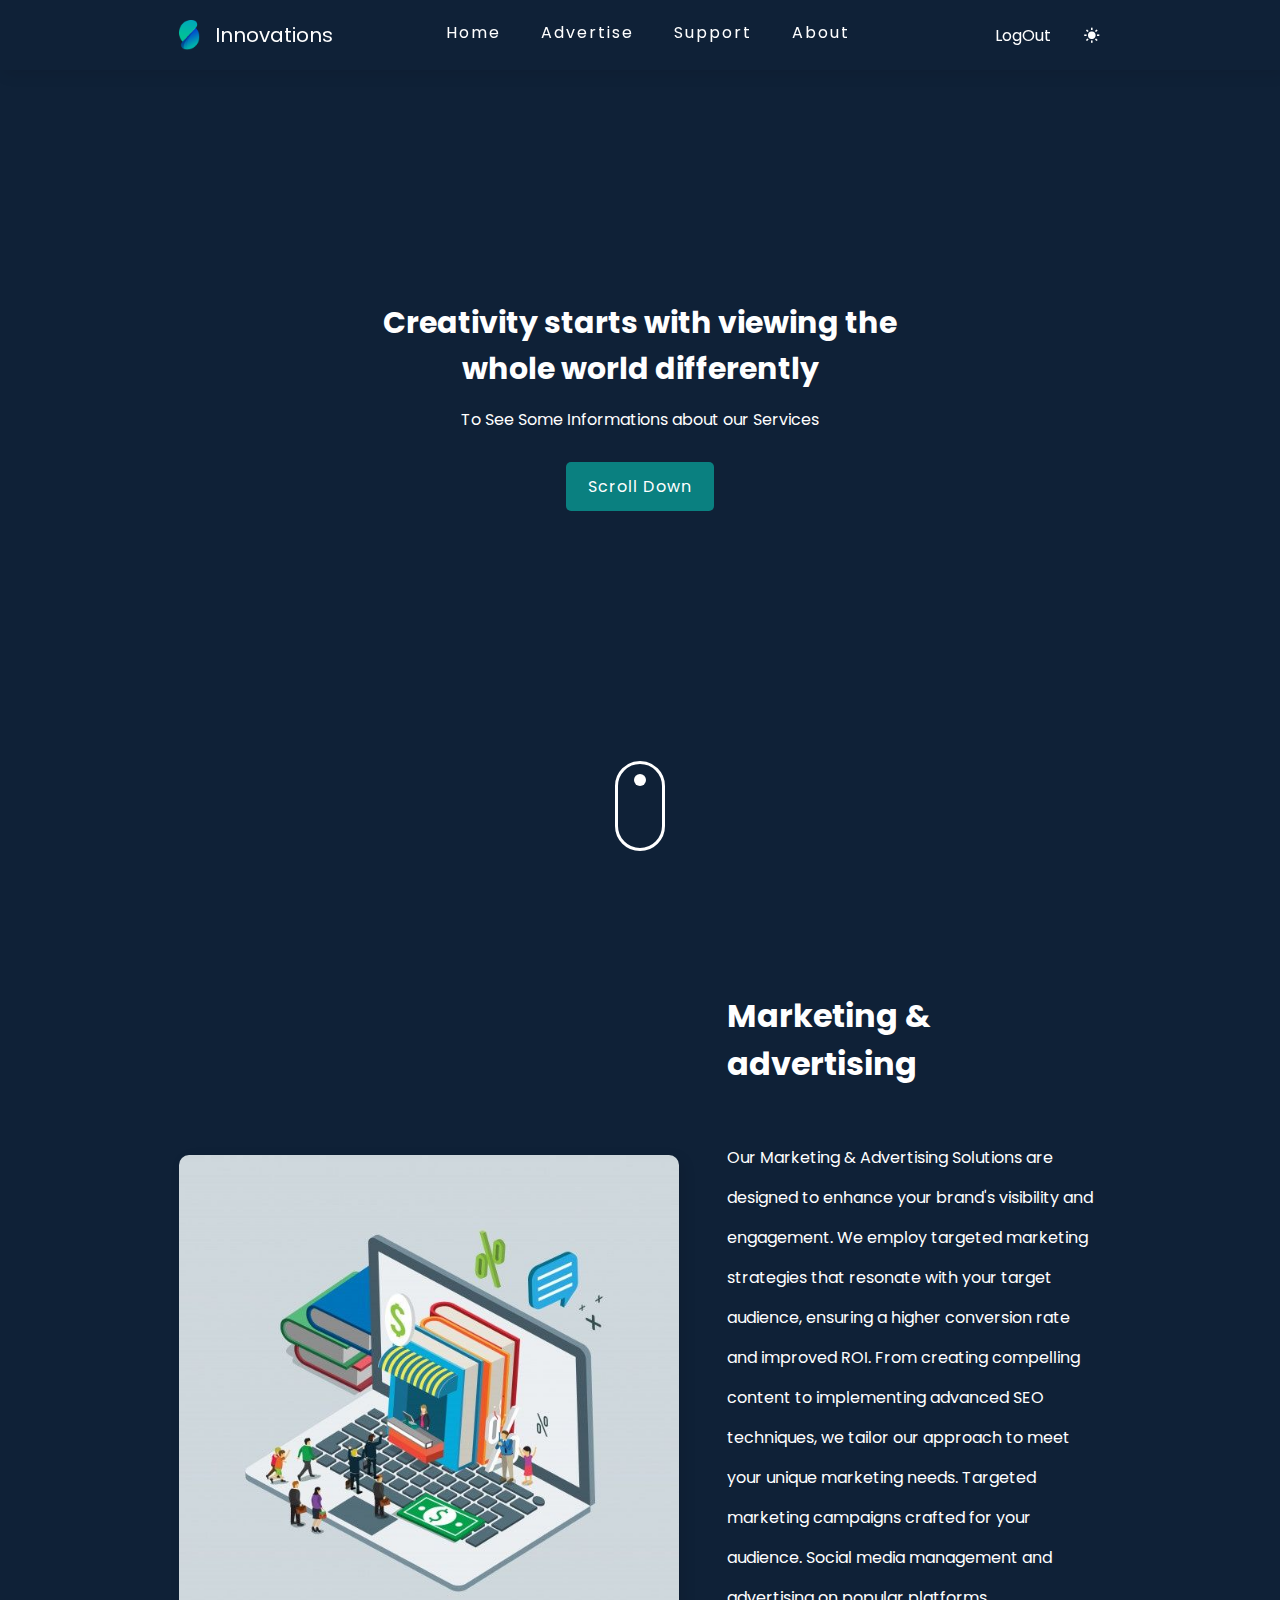
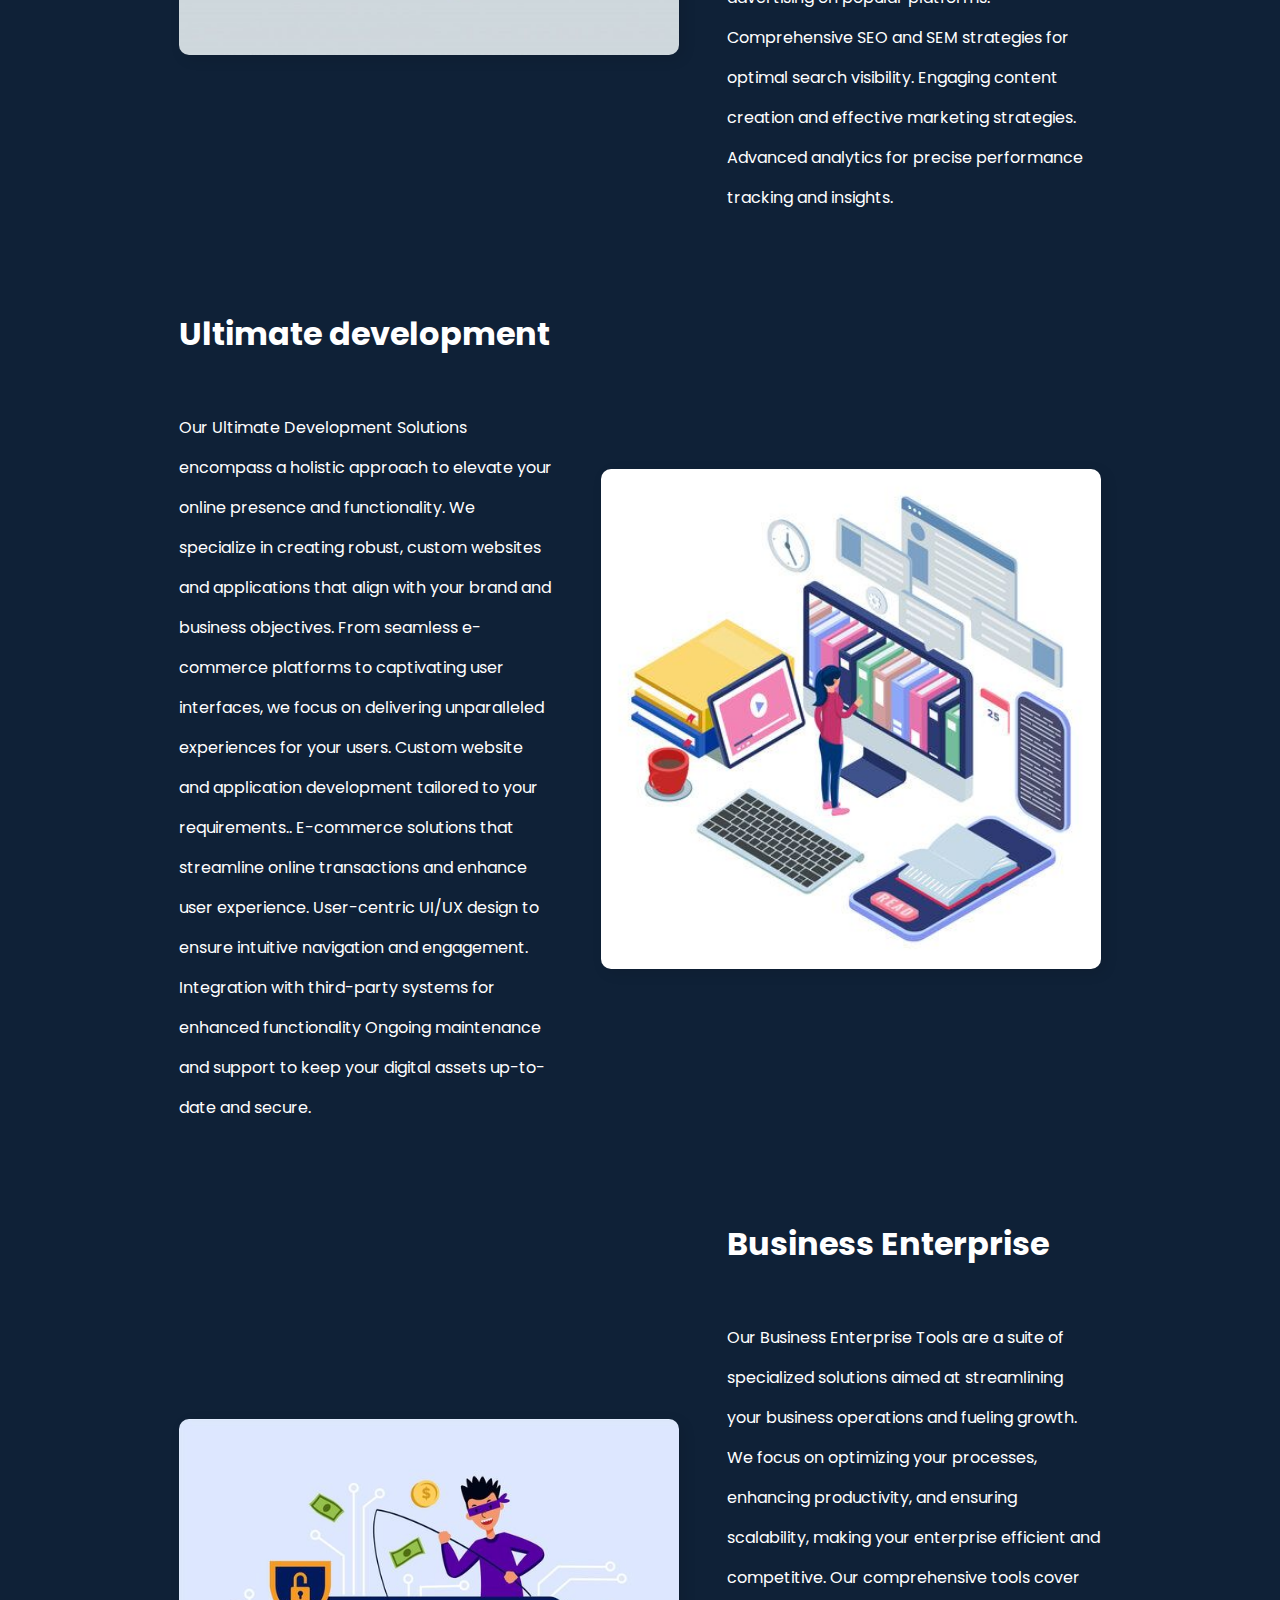
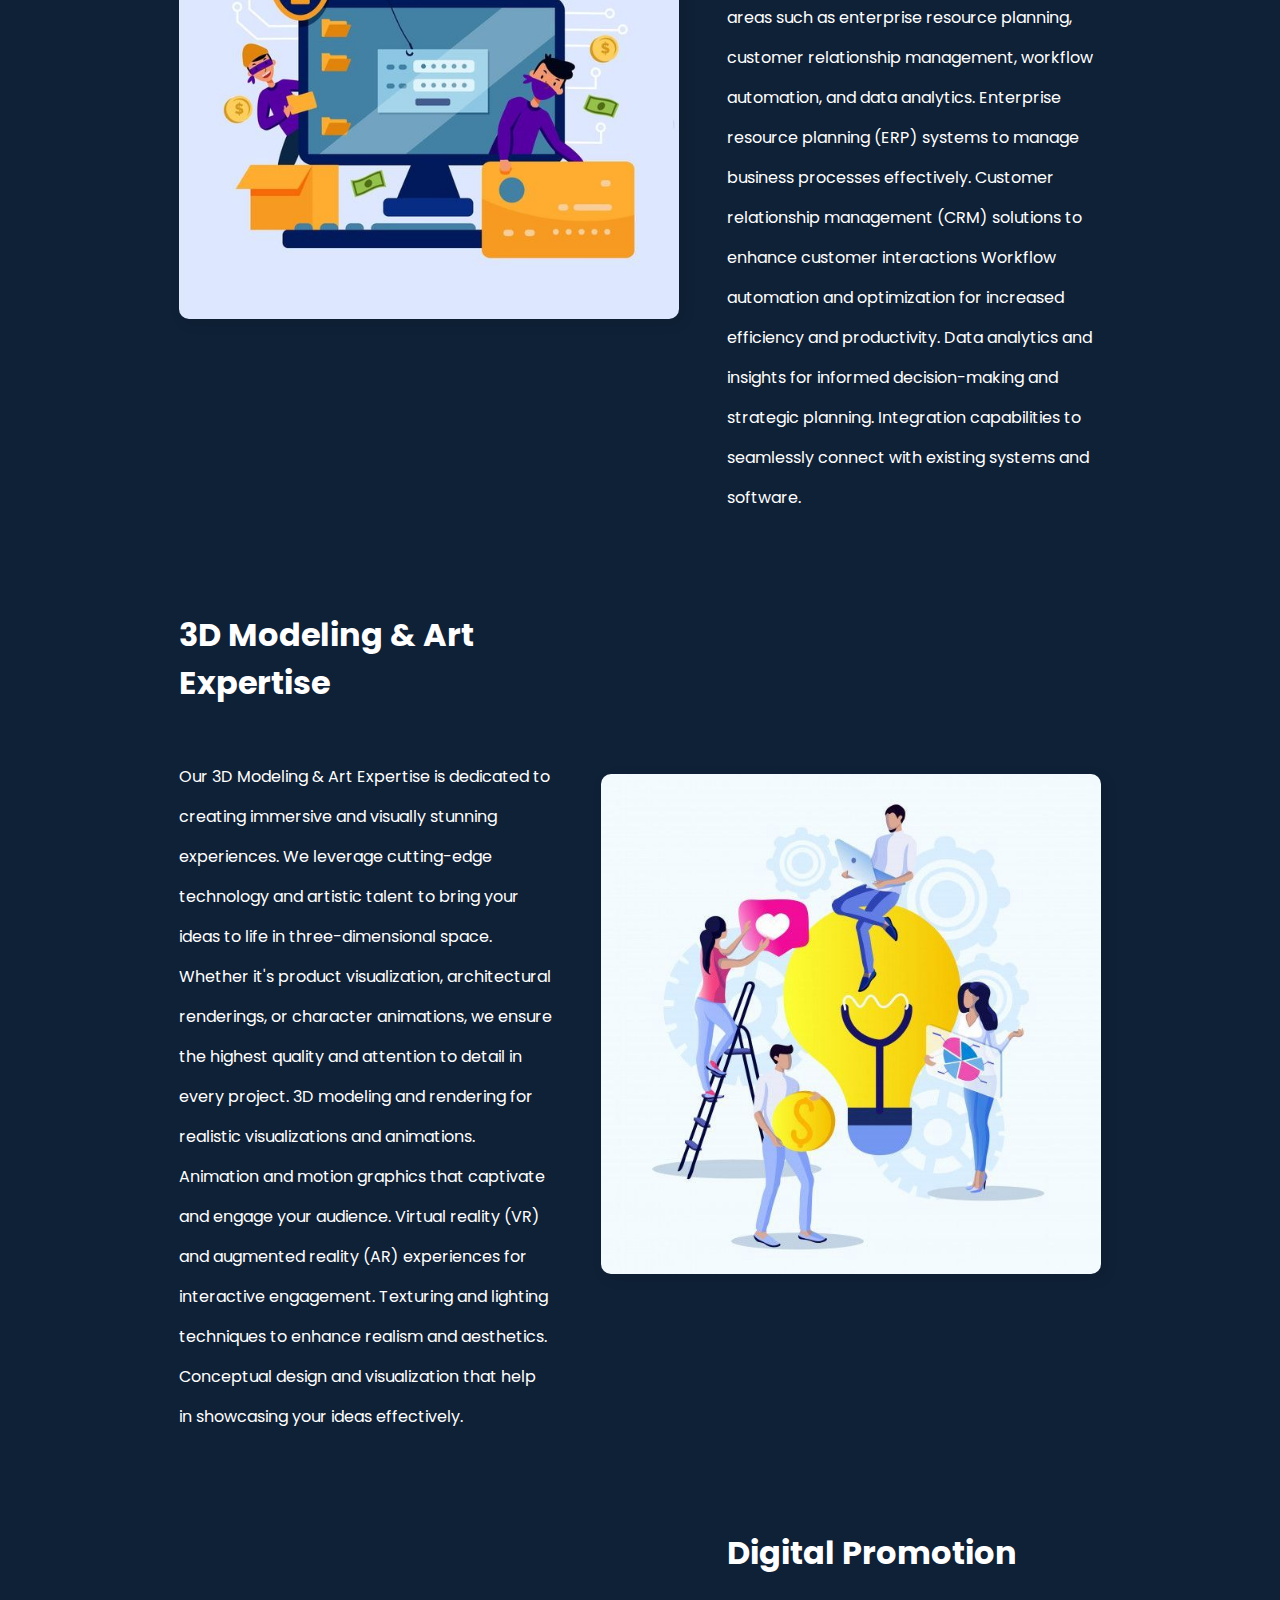
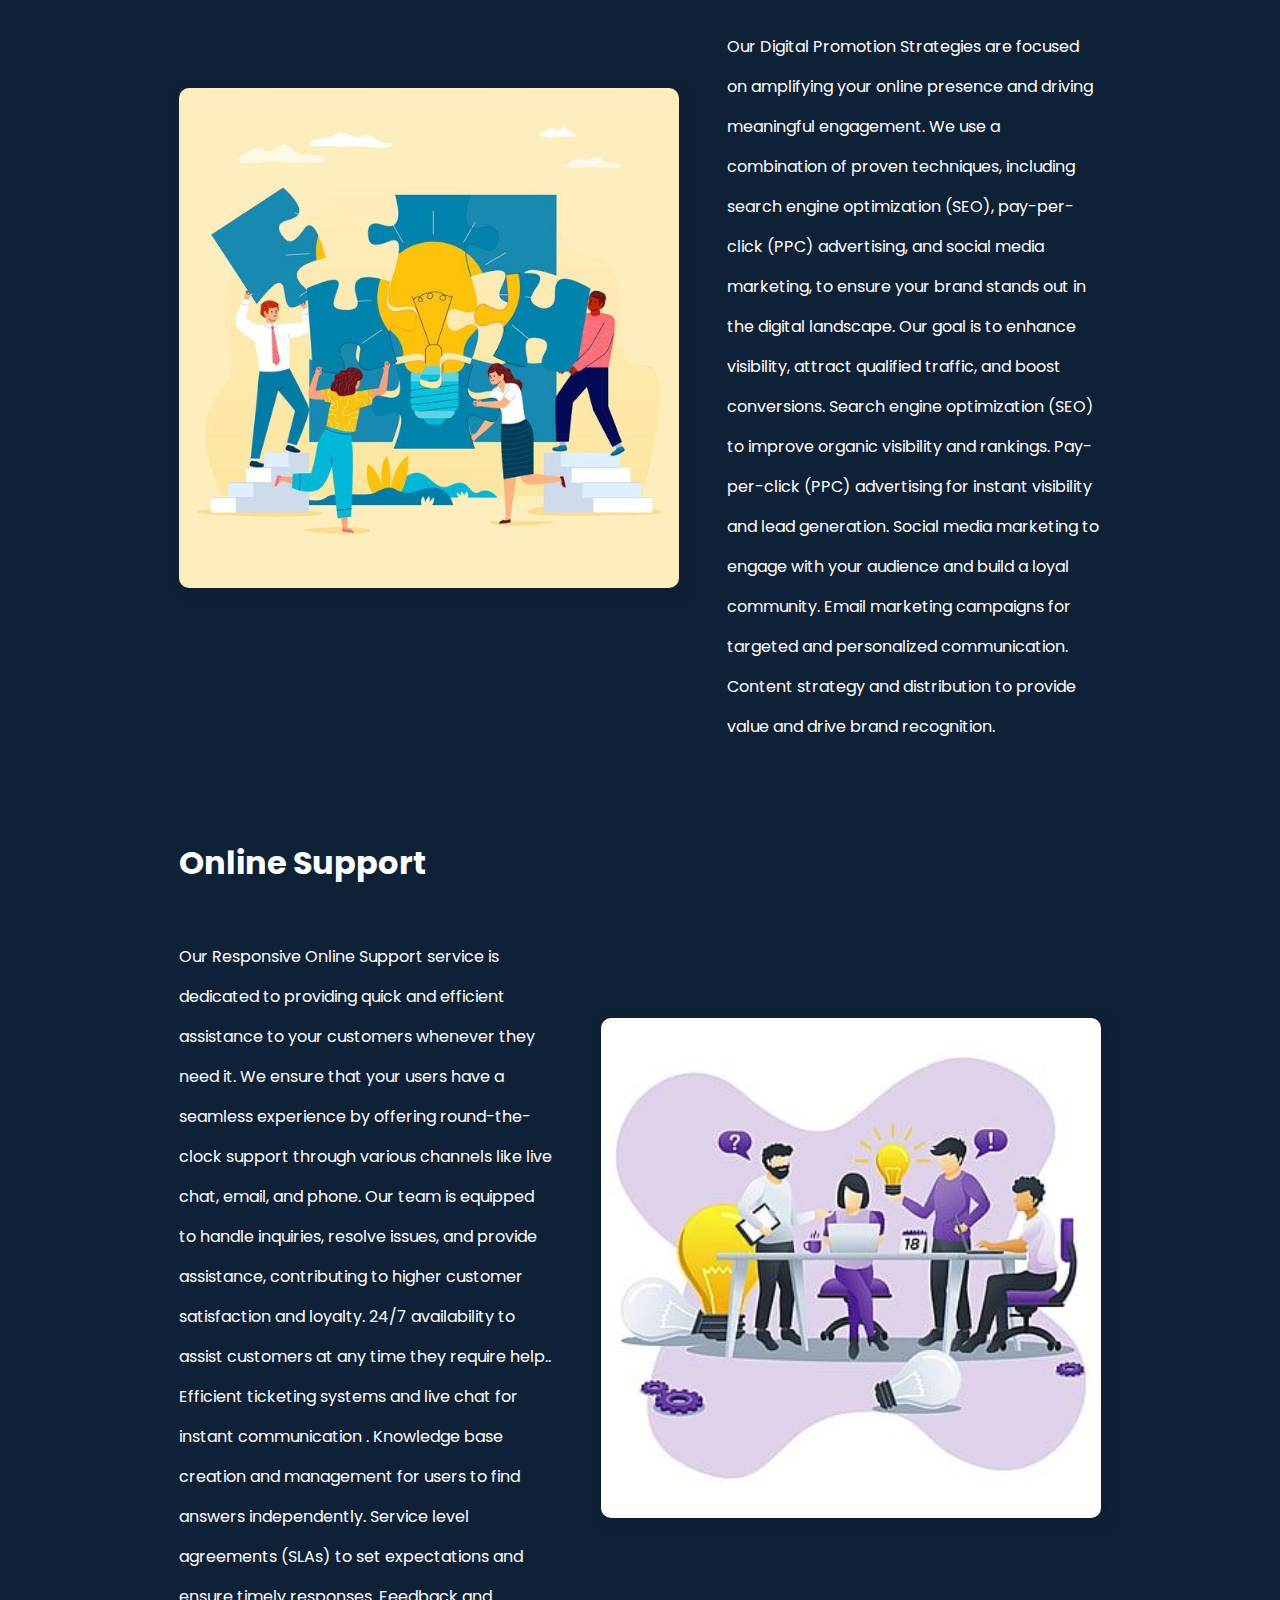
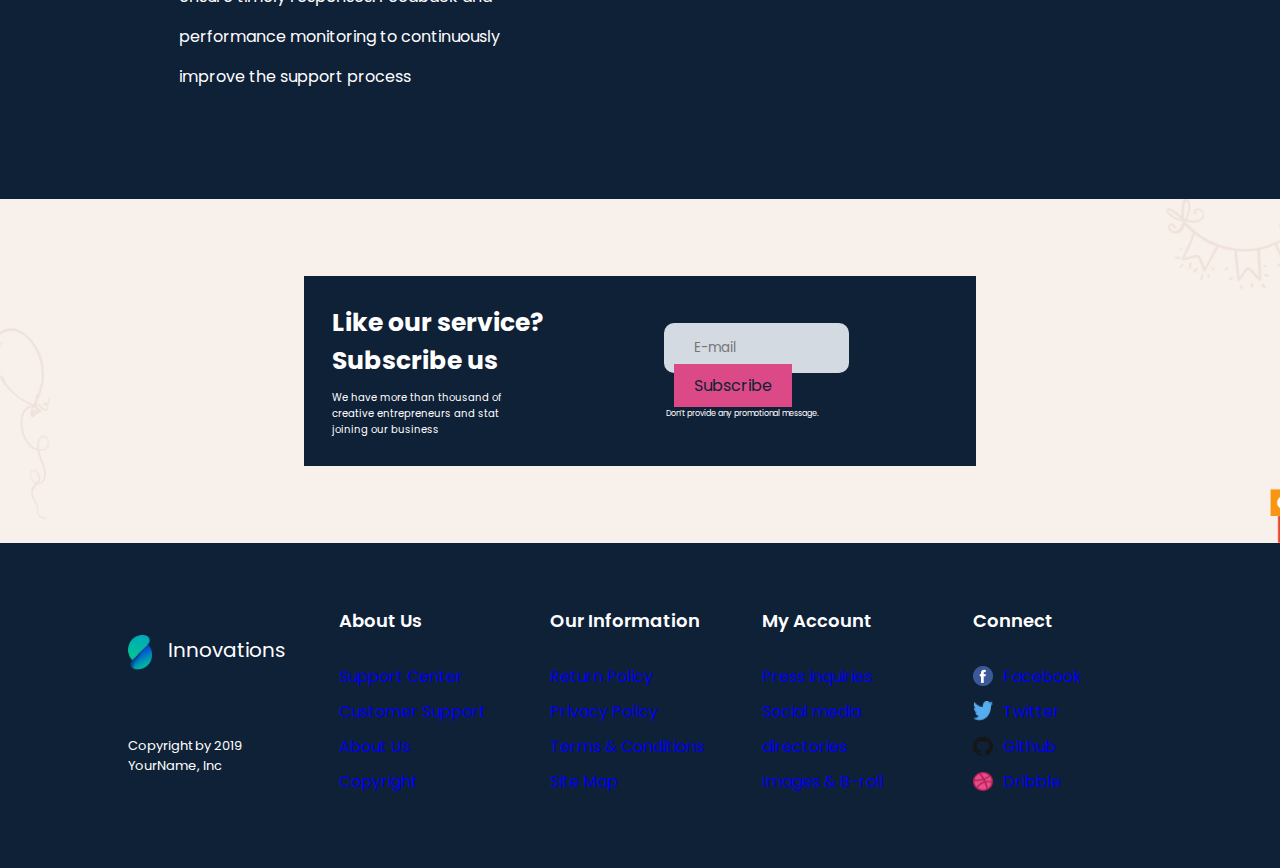
<file: details.html>
<!DOCTYPE html>
<html lang="en">
<head>
	<meta charset="utf-8">
	<meta name="viewport" content="width=device-width, initial-scale=1">
	<meta name="description" content="Mary's simple recipe for maple bacon donuts makes a sticky, sweet treat with just a hint of salt that you'll keep coming back for.">
	<meta http-equiv="Content-Security-Policy" content="default-src * self blob: data: gap:; style-src * self 'unsafe-inline' blob: data: gap:; script-src * 'self' 'unsafe-eval' 'unsafe-inline' blob: data: gap:; object-src * 'self' blob: data: gap:; img-src * self 'unsafe-inline' blob: data: gap:; connect-src self * 'unsafe-inline' blob: data: gap:; frame-src * self blob: data: gap:;">

	<title>Digital Agency</title>
	<link rel="stylesheet" type="text/css" href="assets/css/details.css">

	<link rel="stylesheet"
  href="https://unpkg.com/boxicons@latest/css/boxicons.min.css">

  <link rel="preconnect" href="https://fonts.googleapis.com">
  <link rel="preconnect" href="https://fonts.gstatic.com" crossorigin>
  <link href="https://fonts.googleapis.com/css2?family=Paytone+One&family=Poppins:wght@100;200;300;400;500;600;700;800;900&display=swap" rel="stylesheet">

</head>
<body>
	<!--header--->
    <header>
        <a href="index.html" class="logo"><img src="assets/img/Group.png" alt="#">Innovations</a>
        <ul class="navlist">
            <li><a href="home.html" aria-label="Read more"><i class='bx bx-home-alt-2'></i><span>Home</span></a></li>
            <li><a href="#" aria-label="Read more" class="active"><i
                        class='bx bx-message-alt-add'></i><span>Advertise</span></a></li>
            <li><a href="support.html" aria-label="Read more"><i class='bx bx-support'></i><span>Support</span></a></li>
            <li><a href="about.html" aria-label="Read more"><i class='bx bx-info-circle'></i><span>About</span></a></li>
        </ul>
        <div class="other">
            <a href="#" class="btn2" aria-label="Read more" title="logout"></a>
            <a href="login.html" class="btn2" aria-label="Read more" title="logout">LogOut</a>
            <i class='bx bxs-sun' id="moon"></i>
        </div>
    </header>

    <section class="details">
        <div class="title-sec">
            <h1>Creativity starts with viewing the<br>whole world differently</h1>
            <p>To See Some Informations about our Services</p>
            <a href="#" class="getbtn">Scroll Down</a>
        </div>
        <div class="field">
			<div class="mouse"></div>
		</div>
    </section>

    <section class="services">
        <div class="cards">
            <div class="row">
                <div class="rows-1">
                    <img src="assets/img/det1.jpg" alt="#">
                    <div class="details1">
                        <h1>Marketing & advertising</h1>
                        <p>Our Marketing & Advertising Solutions are designed to enhance your brand's visibility and engagement. We employ targeted marketing strategies that resonate with your target audience, ensuring a higher conversion rate and improved ROI. From creating compelling content to implementing advanced SEO techniques, we tailor our approach to meet your unique marketing needs.
                            Targeted marketing campaigns crafted for your audience.
                            Social media management and advertising on popular platforms.
                            Comprehensive SEO and SEM strategies for optimal search visibility.
                            Engaging content creation and effective marketing strategies.
                            Advanced analytics for precise performance tracking and insights.</p>
                    </div>
                </div>

                <div class="rows-1">
                    <div class="details1">
                        <h1>Ultimate development</h1>
                        <p>Our Ultimate Development Solutions encompass a holistic approach to elevate your online presence and functionality. We specialize in creating robust, custom websites and applications that align with your brand and business objectives. From seamless e-commerce platforms to captivating user interfaces, we focus on delivering unparalleled experiences for your users.
                            Custom website and application development tailored to your requirements..
                            E-commerce solutions that streamline online transactions and enhance user experience.
                            User-centric UI/UX design to ensure intuitive navigation and engagement.
                            Integration with third-party systems for enhanced functionality
                            Ongoing maintenance and support to keep your digital assets up-to-date and secure.</p>
                    </div>
                    <img src="assets/img/det2.jpg" alt="#">
                </div>

                <div class="rows-1">
                    <img src="assets/img/det3.jpg" alt="#">
                    <div class="details1">
                        <h1>Business Enterprise</h1>
                        <p>Our Business Enterprise Tools are a suite of specialized solutions aimed at streamlining your business operations and fueling growth. We focus on optimizing your processes, enhancing productivity, and ensuring scalability, making your enterprise efficient and competitive. Our comprehensive tools cover areas such as enterprise resource planning, customer relationship management, workflow automation, and data analytics.
                            Enterprise resource planning (ERP) systems to manage business processes effectively.
                            Customer relationship management (CRM) solutions to enhance customer interactions
                            Workflow automation and optimization for increased efficiency and productivity.
                            Data analytics and insights for informed decision-making and strategic planning.
                            Integration capabilities to seamlessly connect with existing systems and software.</p>
                    </div>
                </div>

                <div class="rows-1">
                    <div class="details1">
                        <h1>3D Modeling & Art Expertise</h1>
                        <p>Our 3D Modeling & Art Expertise is dedicated to creating immersive and visually stunning experiences. We leverage cutting-edge technology and artistic talent to bring your ideas to life in three-dimensional space. Whether it's product visualization, architectural renderings, or character animations, we ensure the highest quality and attention to detail in every project.
                            3D modeling and rendering for realistic visualizations and animations.
                            Animation and motion graphics that captivate and engage your audience.
                            Virtual reality (VR) and augmented reality (AR) experiences for interactive engagement.
                            Texturing and lighting techniques to enhance realism and aesthetics.
                            Conceptual design and visualization that help in showcasing your ideas effectively.</p>
                    </div>
                    <img src="assets/img/det4.jpg" alt="#">
                </div>

                <div class="rows-1">
                    <img src="assets/img/det5.jpg" alt="#">
                    <div class="details1">
                        <h1>Digital Promotion</h1>
                        <p>Our Digital Promotion Strategies are focused on amplifying your online presence and driving meaningful engagement. We use a combination of proven techniques, including search engine optimization (SEO), pay-per-click (PPC) advertising, and social media marketing, to ensure your brand stands out in the digital landscape. Our goal is to enhance visibility, attract qualified traffic, and boost conversions.
                            Search engine optimization (SEO) to improve organic visibility and rankings.
                            Pay-per-click (PPC) advertising for instant visibility and lead generation.
                            Social media marketing to engage with your audience and build a loyal community.
                            Email marketing campaigns for targeted and personalized communication.
                            Content strategy and distribution to provide value and drive brand recognition.</p>
                    </div>
                </div>

                <div class="rows-1">
                    <div class="details1">
                        <h1>Online Support</h1>
                        <p>Our Responsive Online Support service is dedicated to providing quick and efficient assistance to your customers whenever they need it. We ensure that your users have a seamless experience by offering round-the-clock support through various channels like live chat, email, and phone. Our team is equipped to handle inquiries, resolve issues, and provide assistance, contributing to higher customer satisfaction and loyalty.
                            24/7 availability to assist customers at any time they require help..
                            Efficient ticketing systems and live chat for instant communication .
                            Knowledge base creation and management for users to find answers independently.
                            Service level agreements (SLAs) to set expectations and ensure timely responses.
                            Feedback and performance monitoring to continuously improve the support process</p>
                    </div>
                    <img src="assets/img/det6.jpg" alt="#">
                </div>
            </div>
        </div>
    </section>

    <section class="subscribe">
        <div class="det">
            <div class="titles">
                <h1>Like our service? Subscribe us</h1>
                <p>We have more than thousand of creative entrepreneurs and stat joining our business</p>
            </div>
        
            
                <form action="#">
                    <input type="email" placeholder="E-mail">
                    <a href="#">Subscribe</a>
                    <div class="txt3">
                        <p>Don’t provide any promotional message.</p>
                    </div>
                </form>
        </div>
    </section>

    <footer>
        <div class="rows">
            <div class="copy">
                <a href="#" class="logo" aria-label="Read more"><img src="assets/img/Group.png" alt="#">Innovations</a>
                <h1>Terms of use   |   Privacy</h1>
                <p>Copyright by 2019 YourName, Inc</p>
            </div>
            <div class="det-foot">
                <h1>About Us</h1>
                <ul>
                    <li><a href="#" aria-label="Read more">Support Center</a></li>
                    <li><a href="#" aria-label="Read more">Customer Support</a></li>
                    <li><a href="#" aria-label="Read more">About Us</a></li>
                    <li><a href="#" aria-label="Read more">Copyright</a></li>
                </ul>
            </div>
            <div class="det-foot">
                <h1>Our Information</h1>
                <ul>
                    <li><a href="#" aria-label="Read more">Return Policy</a></li>
                    <li><a href="#" aria-label="Read more">Privacy Policy</a></li>
                    <li><a href="#" aria-label="Read more">Terms & Conditions</a></li>
                    <li><a href="#" aria-label="Read more">Site Map</a></li>
                </ul>
            </div>
            <div class="det-foot">
                <h1>My Account</h1>
                <ul>
                    <li><a href="#" aria-label="Read more">Press inquiries</a></li>
                    <li><a href="#" aria-label="Read more">Social media</a></li>
                    <li><a href="#" aria-label="Read more">directories</a></li>
                    <li><a href="#" aria-label="Read more">Images & B-roll</a></li>
                </ul>
            </div>
            <div class="det-foot">
                <h1>Connect</h1>
                <ul>
                    <li><a href="#" aria-label="Read more"><img src="assets/img/Group-3.png" alt="#">Facebook</a></li>
                    <li><a href="#" aria-label="Read more"><img src="assets/img/Group22.png" alt="#">Twitter</a></li>
                    <li><a href="#" aria-label="Read more"><img src="assets/img/Group-1.png" alt="#">Github</a></li>
                    <li><a href="#" aria-label="Read more"><img src="assets/img/Group-2.png" alt="#">Dribble</a></li>
                </ul>
            </div>
        </div>
    </footer>


    <script src="assets/js/home.js"></script>
    <script src="assets/js/login.js"></script>
</body>
</file>
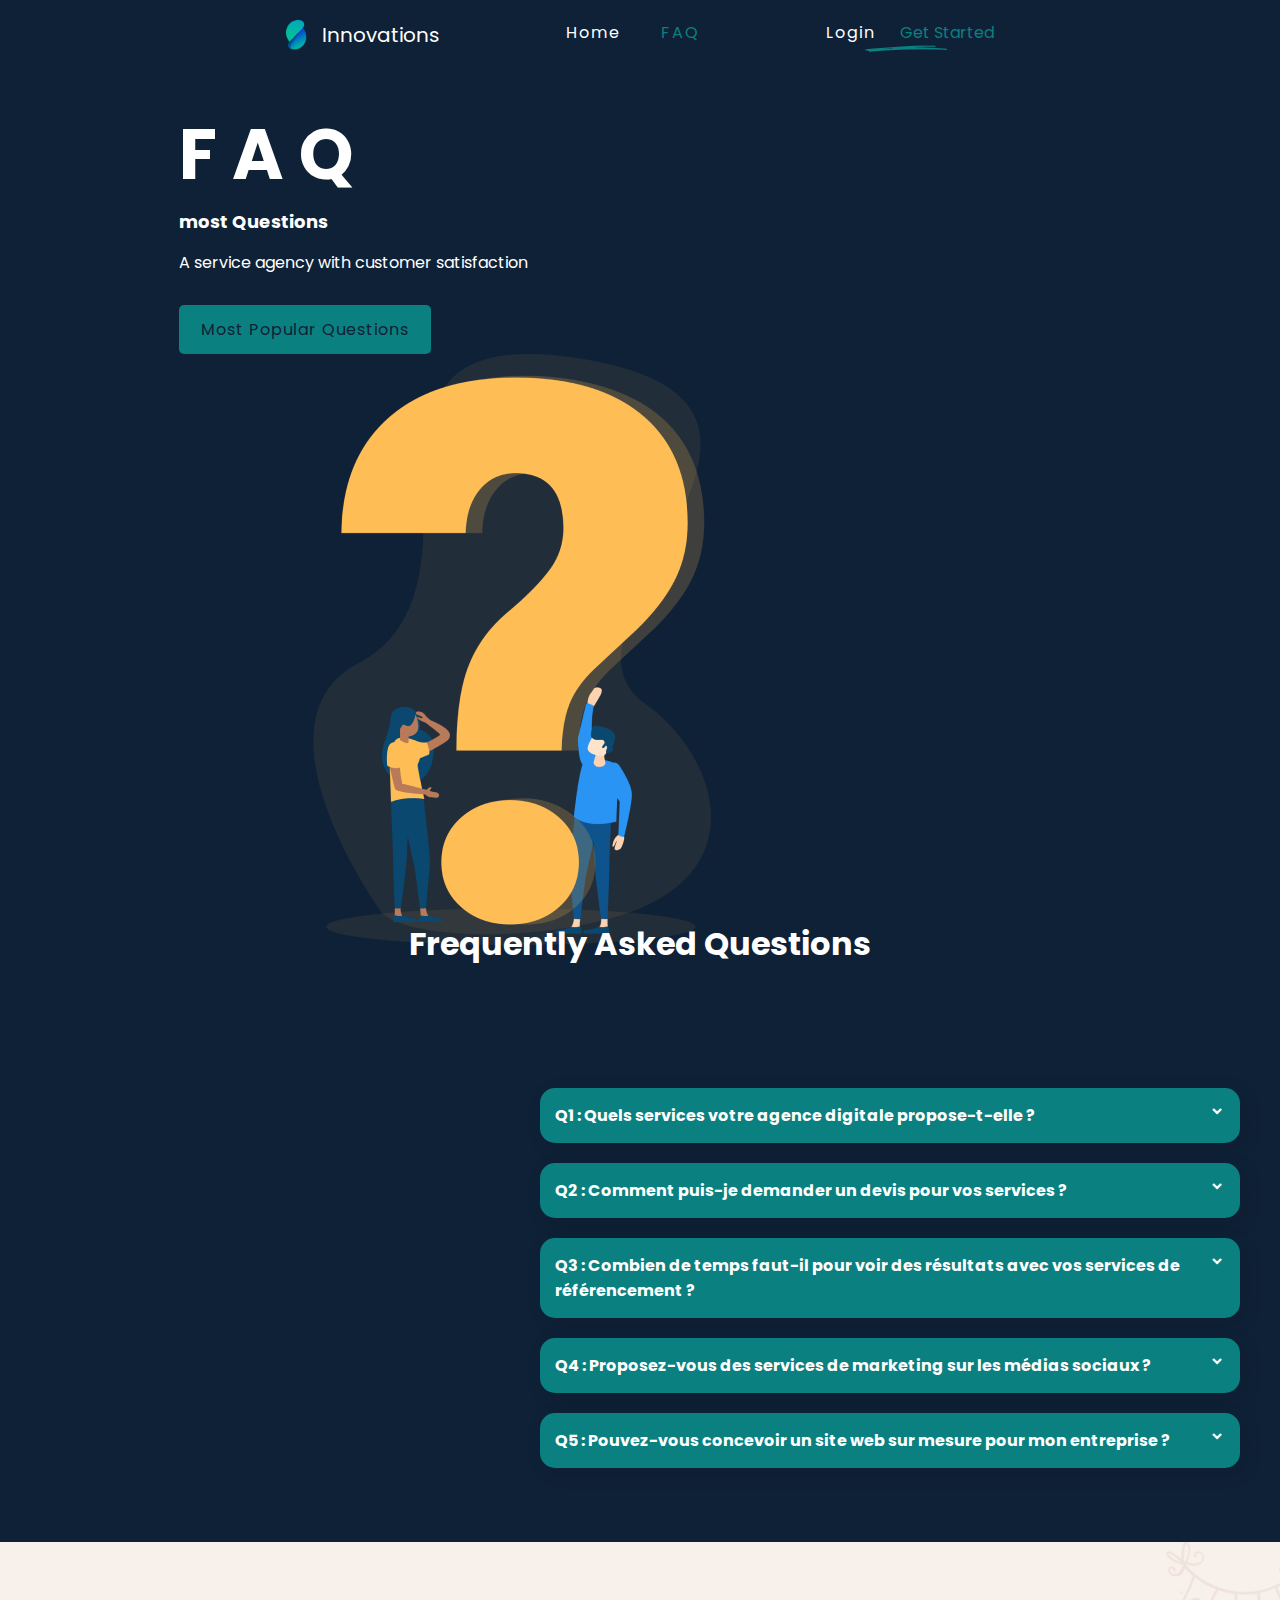
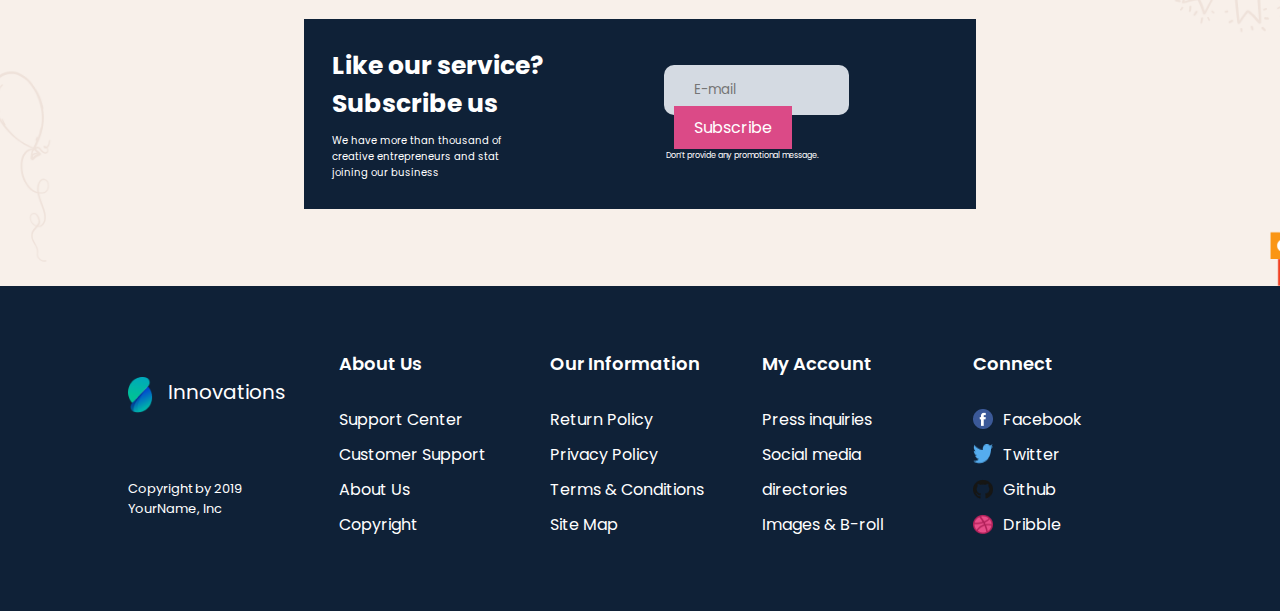
<file: faq.htm>
<!DOCTYPE html>
<html lang="en">

<head>
    <meta charset="utf-8">
    <meta name="viewport" content="width=device-width, initial-scale=1">
    <meta name="description"
        content="Mary's simple recipe for maple bacon donuts makes a sticky, sweet treat with just a hint of salt that you'll keep coming back for.">
    <meta http-equiv="Content-Security-Policy"
        content="default-src * self blob: data: gap:; style-src * self 'unsafe-inline' blob: data: gap:; script-src * 'self' 'unsafe-eval' 'unsafe-inline' blob: data: gap:; object-src * 'self' blob: data: gap:; img-src * self 'unsafe-inline' blob: data: gap:; connect-src self * 'unsafe-inline' blob: data: gap:; frame-src * self blob: data: gap:;">

    <title>Digital Agency</title>
    <link rel="stylesheet" type="text/css" href="assets/css/faq.css">

    <link rel="stylesheet" href="https://unpkg.com/boxicons@latest/css/boxicons.min.css">
    <link rel="shortcut icon" href="assets/img/Group.png" type="image/x-icon">
    <link rel="preconnect" href="https://fonts.googleapis.com">
    <link rel="preconnect" href="https://fonts.gstatic.com" crossorigin>
    <link
        href="https://fonts.googleapis.com/css2?family=Paytone+One&family=Poppins:wght@100;200;300;400;500;600;700;800;900&display=swap"
        rel="stylesheet">

</head>

<body>
    <!--header--->
    <header>
        <div class="bx bx-menu" id="menu"></div>
        <a href="index.html" class="logo" aria-label="Read more"><img src="assets/img/Group.png" alt="#">Innovations</a>
        <ul class="navlist">
            <li><a href="index.html" aria-label="Read more"><i class='bx bx-home-alt-2'></i><span>Home</span></a></li>
            <li><a href="#" aria-label="Read more" class="active"><i
                        class='bx bx-info-circle'></i><span>FAQ</span></a></li>
        </ul>
        <div class="other">
            <a href="login.html" class="btn" aria-label="Read more">Login</a>
            <a href="signup.html" class="btn2" aria-label="Read more">Get Started</a>
            <div class="line">
                <img src="assets/img/line.png" alt="#">
            </div>
        </div>
    </header>

<div class="main">
    <section class="about">
        <div class="title-sec">
            <h1>F A Q</h1>
            <h2>most Questions</h2>
            <p>A service agency with customer satisfaction</p>
            <a href="faq.htm" class="getbtn" aria-label="Read more">Most Popular Questions</a>
        </div>
        <div class="supp-img">
            <img src="assets/img/Girlandguy.png" alt="#">
        </div>
    </section>

    <section>
        <h1 class="h1">Frequently Asked Questions</h1>
    <div class="faq-container">
        <div class="faq">
            <div class="arrow">
                <div class="question">Q1 : Quels services votre agence digitale propose-t-elle ?</div>
                <i class='bx bxs-chevron-down'  id="arrow"></i>
            </div>
            <div class="answer">Réponse : Notre agence digitale offre une gamme complète de services, y compris la conception de sites web, le référencement, la gestion des médias sociaux, le marketing par e-mail, la publicité en ligne, la création de contenu, et bien plus encore. Notre objectif est de répondre à tous vos besoins numériques.</div>
        </div>
        <div class="faq">
            <div class="arrow">
                <div class="question">Q2 : Comment puis-je demander un devis pour vos services ?</div>
                <i class='bx bxs-chevron-down'  id="arrow"></i>
            </div>
            <div class="answer">Réponse : Pour demander un devis, il vous suffit de remplir le formulaire de contact sur notre site web ou de nous appeler. Nous vous contacterons rapidement pour discuter de vos besoins spécifiques et élaborer un devis personnalisé.</div>
        </div>
        <div class="faq">
            <div class="arrow">
                <div class="question">Q3 : Combien de temps faut-il pour voir des résultats avec vos services de référencement ?</div>
                <i class='bx bxs-chevron-down'  id="arrow"></i>
            </div>
            <div class="answer">Réponse : Le délai pour voir des résultats avec nos services de référencement dépend de plusieurs facteurs, y compris la concurrence dans votre secteur et votre budget. En règle générale, les améliorations peuvent commencer à se manifester en quelques mois, mais des résultats significatifs peuvent prendre de six mois à un an.</div>
        </div>
        <div class="faq">
            <div class="arrow">
                <div class="question">Q4 : Proposez-vous des services de marketing sur les médias sociaux ?</div>
                <i class='bx bxs-chevron-down'  id="arrow"></i>
            </div>
            <div class="answer">Réponse : Oui, nous proposons des services de gestion des médias sociaux. Nous créons des stratégies sur mesure, publions du contenu de qualité, gérons vos publicités et analysons les performances pour maximiser votre présence en ligne.</div>
        </div>
        <div class="faq">
            <div class="arrow">
                <div class="question">Q5 : Pouvez-vous concevoir un site web sur mesure pour mon entreprise ?</div>
                <i class='bx bxs-chevron-down' id="arrow" ></i>
            </div>
            <div class="answer">Réponse : Absolument. Notre équipe de concepteurs web talentueux crée des sites web sur mesure qui correspondent parfaitement à l'image et aux besoins de votre entreprise. Nous travaillons en étroite collaboration avec vous pour garantir que le résultat final vous convienne.</div>
        </div>
        <!-- Add more FAQ items here -->
    </div>
    </section>

    <div class="field">
        <div class="mouse"></div>
    </div>



    <section class="subscribe">
        <div class="det">
            <div class="titles">
                <h1>Like our service? Subscribe us</h1>
                <p>We have more than thousand of creative entrepreneurs and stat joining our business</p>
            </div>


            <form action="#">
                <input type="email" placeholder="E-mail">
                <a href="#">Subscribe</a>
                <div class="txt3">
                    <p>Don’t provide any promotional message.</p>
                </div>
            </form>
        </div>
    </section>

    <footer>
        <div class="rows">
            <div class="copy">
                <a href="#" class="logo" aria-label="Read more"><img src="assets/img/Group.png" alt="#">Innovations</a>
                <h1>Terms of use | Privacy</h1>
                <p>Copyright by 2019 YourName, Inc</p>
            </div>
            <div class="det-foot">
                <h1>About Us</h1>
                <ul>
                    <li><a href="#" aria-label="Read more">Support Center</a></li>
                    <li><a href="#" aria-label="Read more">Customer Support</a></li>
                    <li><a href="#" aria-label="Read more">About Us</a></li>
                    <li><a href="#" aria-label="Read more">Copyright</a></li>
                </ul>
            </div>
            <div class="det-foot">
                <h1>Our Information</h1>
                <ul>
                    <li><a href="#" aria-label="Read more">Return Policy</a></li>
                    <li><a href="#" aria-label="Read more">Privacy Policy</a></li>
                    <li><a href="#" aria-label="Read more">Terms & Conditions</a></li>
                    <li><a href="#" aria-label="Read more">Site Map</a></li>
                </ul>
            </div>
            <div class="det-foot">
                <h1>My Account</h1>
                <ul>
                    <li><a href="#" aria-label="Read more">Press inquiries</a></li>
                    <li><a href="#" aria-label="Read more">Social media</a></li>
                    <li><a href="#" aria-label="Read more">directories</a></li>
                    <li><a href="#" aria-label="Read more">Images & B-roll</a></li>
                </ul>
            </div>
            <div class="det-foot">
                <h1>Connect</h1>
                <ul>
                    <li><a href="#" aria-label="Read more"><img src="assets/img/Group-3.png" alt="#">Facebook</a></li>
                    <li><a href="#" aria-label="Read more"><img src="assets/img/Group22.png" alt="#">Twitter</a></li>
                    <li><a href="#" aria-label="Read more"><img src="assets/img/Group-1.png" alt="#">Github</a></li>
                    <li><a href="#" aria-label="Read more"><img src="assets/img/Group-2.png" alt="#">Dribble</a></li>
                </ul>
            </div>
        </div>
    </footer>
</div>

<div class="mob">
    
    <img src="assets/img/3D Illustration WFH Character.jpg" alt="image" class="h-img">
    <div class="row-mob">
        <div class="title">
            <h1>About us</h1>
            <div class="line-t"></div>
        </div>
    </div>

    <div class="founder">
        <p>we are not just digital enthusiasts we are architects of online success stories. Founded on the belief that the digital landscape is the canvas where innovation meets strategy, we embark on a journey to transform ideas into impactful digital experiences</p>
    </div>
    <h1 class="txtt">Founder</h1>

    <div class="f-img">
        <img src="assets/img/image11.png" alt="image" class="im1">
        <h1>MR CHABAB</h1>
        <img src="assets/img/Group 75.png" alt="image">
    </div>

</div>

<script src="assets/js/faq.js"></script>

<script src="assets/js/home.js"></script>
<script src="assets/js/script.js"></script>


</body>

</html>
</file>
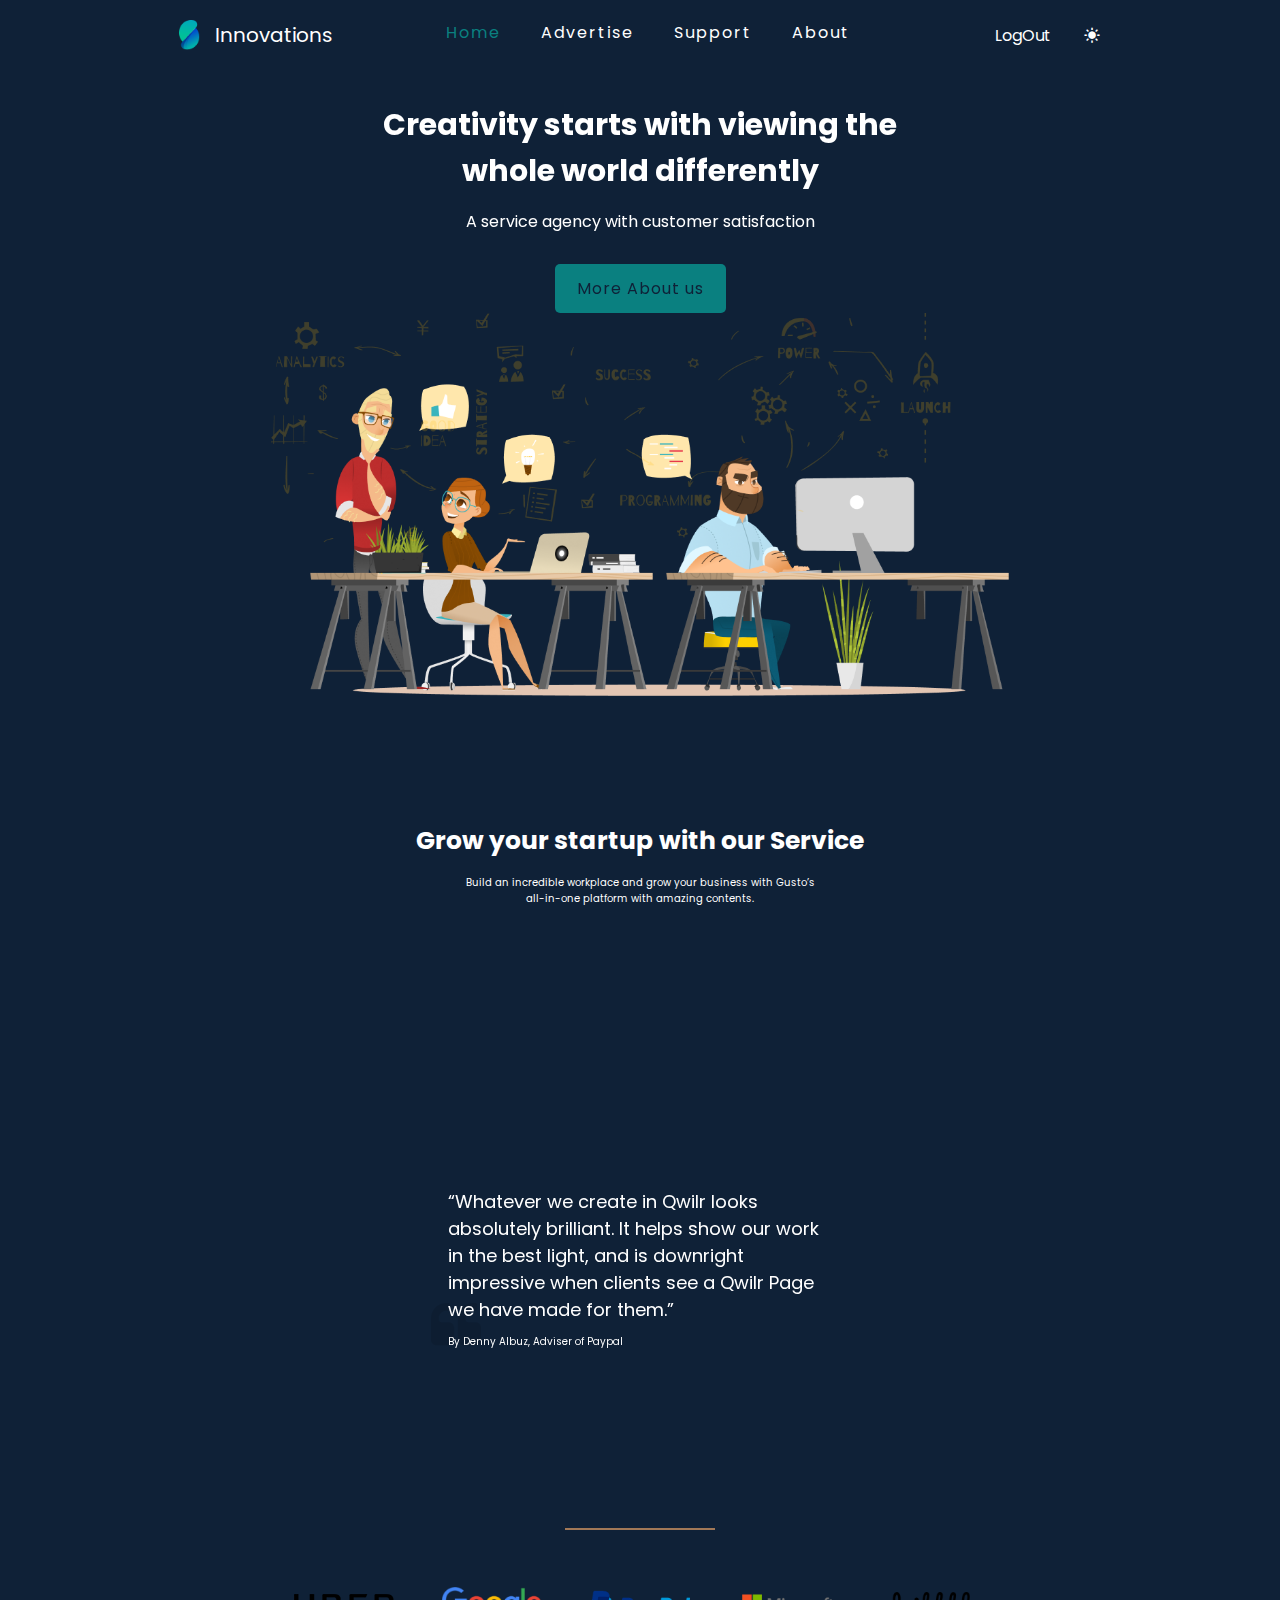
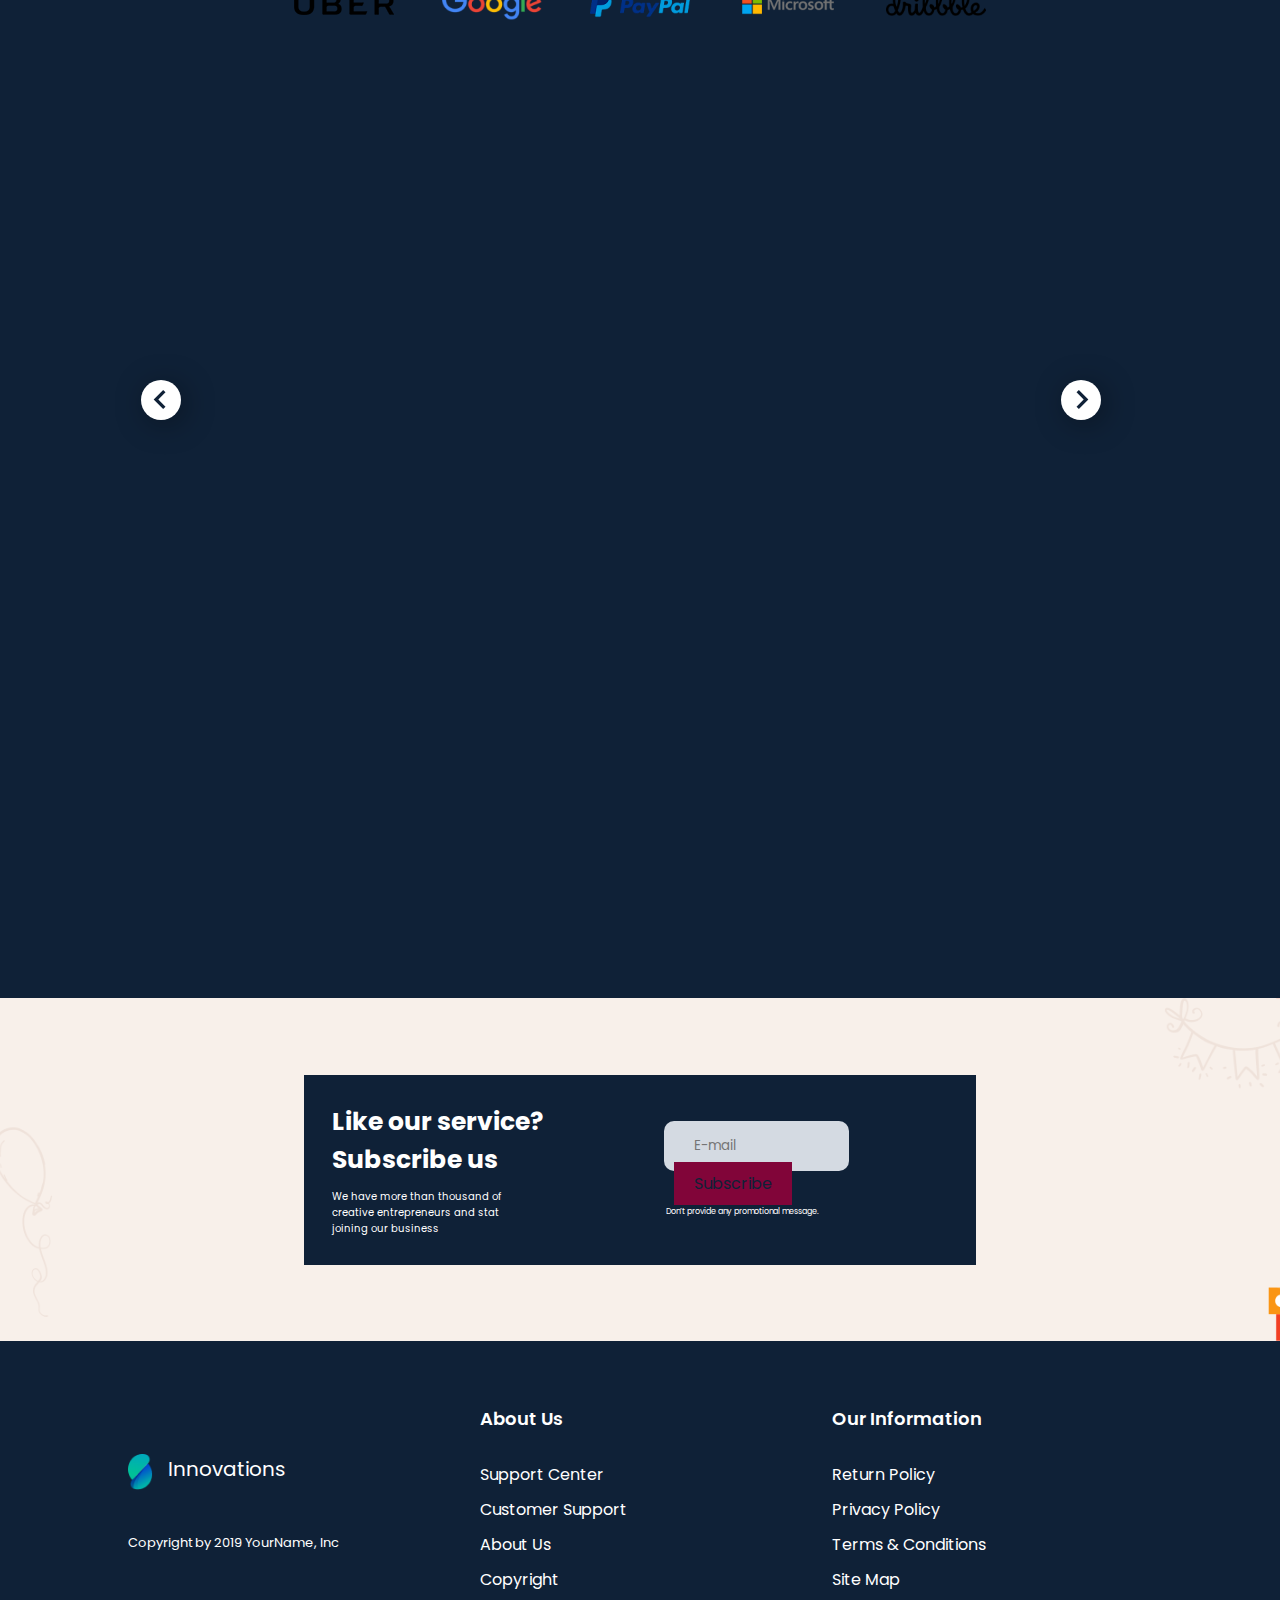
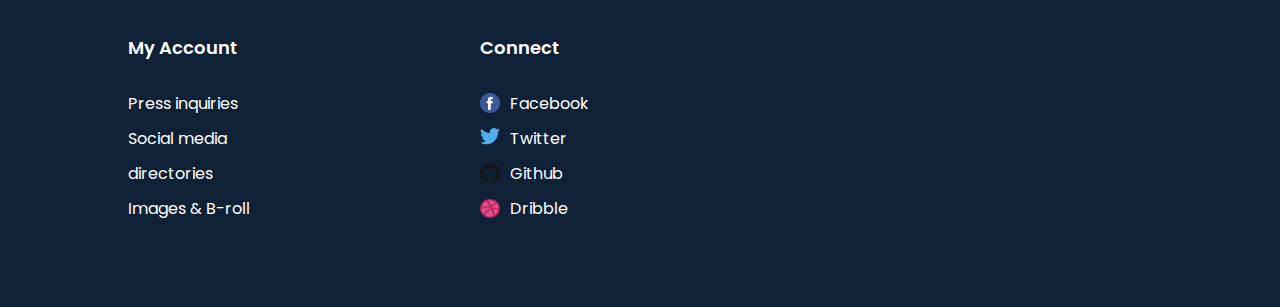
<file: home.html>
<!DOCTYPE html>
<html lang="en">

<head>
    <meta charset="utf-8">
    <meta name="viewport" content="width=device-width, initial-scale=1">
    <meta name="description"
        content="Mary's simple recipe for maple bacon donuts makes a sticky, sweet treat with just a hint of salt that you'll keep coming back for.">
    <meta http-equiv="Content-Security-Policy"
        content="default-src * self blob: data: gap:; style-src * self 'unsafe-inline' blob: data: gap:; script-src * 'self' 'unsafe-eval' 'unsafe-inline' blob: data: gap:; object-src * 'self' blob: data: gap:; img-src * self 'unsafe-inline' blob: data: gap:; connect-src self * 'unsafe-inline' blob: data: gap:; frame-src * self blob: data: gap:;">

    <title>Digital Agency</title>

    <link rel="stylesheet" href="https://cdn.jsdelivr.net/npm/swiper@10/swiper-bundle.min.css" />
    <script src="https://cdn.jsdelivr.net/npm/swiper@10/swiper-bundle.min.js"></script>
    <link rel="shortcut icon" href="assets/img/Group.png" type="image/x-icon">
    <link rel="stylesheet" type="text/css" href="assets/css/home.css">
    <link href="https://unpkg.com/aos@2.3.1/dist/aos.css" rel="stylesheet">
    <script src="https://unpkg.com/aos@2.3.1/dist/aos.js"></script>
    <link rel="stylesheet" href="https://unpkg.com/boxicons@latest/css/boxicons.min.css">

    <link rel="preconnect" href="https://fonts.googleapis.com">
    <link rel="preconnect" href="https://fonts.gstatic.com" crossorigin>
    <link
        href="https://fonts.googleapis.com/css2?family=Paytone+One&family=Poppins:wght@100;200;300;400;500;600;700;800;900&display=swap"
        rel="stylesheet">

</head>

<body>
    <!--header--->
    <header>
        <div class="bx bx-menu" id="menu"></div>
        <a href="index.html" class="logo" aria-label="Read more"><img src="assets/img/Group.png" alt="#">Innovations</a>
        <ul class="navlist">
            <li><a href="#" aria-label="Read more" title="go to home" class="active"><i
                        class='bx bx-home-alt-2'></i><span>Home</span></a></li>
            <li><a href="advertise.html" aria-label="Read more" title="go to advertise"><i
                        class='bx bx-message-alt-add'></i><span>Advertise</span></a></li>
            <li><a href="support.html" aria-label="Read more" title="go to support"><i
                        class='bx bx-support'></i><span>Support</span></a></li>
            <li><a href="about.html" aria-label="Read more" title="go to about"><i
                        class='bx bx-info-circle'></i><span>About</span></a></li>
        </ul>
        <div class="other">
            <a href="#" class="btn2" aria-label="Read more" title="logout"></a>
            <a href="login.html" class="btn2" aria-label="Read more" title="logout">LogOut</a>
            <i class='bx bxs-sun' id="moon"></i>
        </div>

    </header>

    <div class="main">
        <section class="home" id="home">
            <div class="cards">
                <h1>Grow your startup with our Service</h1>
                <p>Build an incredible workplace and grow your business with Gusto’s <br>all-in-one platform with
                    amazing contents.</p>
                <div class="row">
                    <div class="rows-1" data-aos="fade-up" data-aos-duration="1500">
                        <img src="assets/img/image58.png" alt="#">
                        <div class="details">
                            <h1>Marketing & advertising</h1>
                            <p>Get your info tests delivered at home collect a sample from the your pogress tests.</p>
                        </div>
                    </div>

                    <div class="rows-1" data-aos="fade-down" data-aos-duration="1500">
                        <img src="assets/img/image62.png" alt="#">
                        <div class="details">
                            <h1>Ultimate development</h1>
                            <p>Get your info tests delivered at home collect a sample from the your pogress tests.</p>
                        </div>
                    </div>

                    <div class="rows-1" data-aos="fade-up" data-aos-duration="1500">
                        <img src="assets/img/image64.png" alt="#">
                        <div class="details">
                            <h1>Business Enterprise</h1>
                            <p>Get your info tests delivered at home collect a sample from the your pogress tests.</p>
                        </div>
                    </div>
                </div>
                <div class="quot">
                    <img src="assets/img/quote.png" alt="#">
                    <p>“Whatever we create in Qwilr looks absolutely brilliant. It helps show our work in the best
                        light, and is downright impressive when clients see a Qwilr Page we have made for them.”</p>
                    <p class="p2">By Denny Albuz, Adviser of Paypal</p>
                </div>
                <div class="social">
                    <div class="line2"></div>
                    <div class="supp">
                        <img src="assets/img/image-11.png" alt="#">
                        <img src="assets/img/image-12.png" alt="#">
                        <img src="assets/img/image-13.png" alt="#">
                        <img src="assets/img/image-14.png" alt="#">
                        <img src="assets/img/image-15.png" alt="#">
                    </div>
                </div>
            </div>
            <div class="title-sec" data-aos="fade-left" data-aos-offset="300" data-aos-easing="ease-in-sine">
                <h1>Creativity starts with viewing the<br>whole world differently</h1>
                <p>A service agency with customer satisfaction</p>
                <a href="about.html" class="getbtn">More About us</a>
                <div class="home-img" >
                    <img src="assets/img/illustration.png" alt="#" data-aos="fade-right" data-aos-offset="300" data-aos-easing="ease-in-sine">
                </div>
            </div>
        </section>
        <section class="team">
            <div class="title-sec">
                <h1>Meet our superheros</h1>
                <p>Build an incredible workplace and grow your business with Gusto’s <br>all-in-one platform with
                    amazing contents.</p>
            </div>
            <div class="slider">
                <div class="arrow1 arr" id="back">
                    <i class='bx bx-chevron-left'></i>
                </div>
                <div class="container">
                    
                    <div class="col" data-aos="fade-up" data-aos-duration="1500">
                        <img src="assets/img/Asset-4-2.png" alt="#">
                        <div class="details-col">
                            <h1>Emmalee Mclain</h1>
                            <p>Product Designer</p>
                            <div class="icons">
                                <a href="#" aria-label="Read more"><i class='bx bxl-dribbble'></i></a>
                                <a href="#" aria-label="Read more"><i class='bx bxl-github'></i></a>
                                <a href="#" aria-label="Read more"><i class='bx bxl-twitter'></i></a>
                            </div>
                        </div>
    
                    </div>
    
                    <div class="col" data-aos="fade-down" data-aos-duration="1500">
                        <img src="assets/img/Asset-2-1.png" alt="#">
                        <div class="details-col">
                            <h1>Emmalee Mclain</h1>
                            <p>Product Designer</p>
                            <div class="icons">
                                <a href="#" aria-label="Read more"><i class='bx bxl-dribbble'></i></a>
                                <a href="#" aria-label="Read more"><i class='bx bxl-github'></i></a>
                                <a href="#" aria-label="Read more"><i class='bx bxl-twitter'></i></a>
                            </div>
                        </div>
                    </div>
    
                    <div class="col" data-aos="fade-up" data-aos-duration="1500">
                        <img src="assets/img/Asset-6-2.png" alt="#">
                        <div class="details-col">
                            <h1>Emmalee Mclain</h1>
                            <p>Product Designer</p>
                            <div class="icons">
                                <a href="#" aria-label="Read more"><i class='bx bxl-dribbble'></i></a>
                                <a href="#" aria-label="Read more"><i class='bx bxl-github'></i></a>
                                <a href="#" aria-label="Read more"><i class='bx bxl-twitter'></i></a>
                            </div>
                        </div>
                    </div>
    
                    <div class="col" data-aos="fade-down" data-aos-duration="1500">
                        <img src="assets/img/Asset-5-2.png" alt="#">
                        <div class="details-col">
                            <h1>Emmalee Mclain</h1>
                            <p>Product Designer</p>
                            <div class="icons">
                                <a href="#" aria-label="Read more"><i class='bx bxl-dribbble'></i></a>
                                <a href="#" aria-label="Read more"><i class='bx bxl-github'></i></a>
                                <a href="#" aria-label="Read more"><i class='bx bxl-twitter'></i></a>
                            </div>
                        </div>
                    </div>
    
                    <div class="col" data-aos="fade-up" data-aos-duration="1500">
                        <img src="assets/img/Asset-4-2.png" alt="#">
                        <div class="details-col">
                            <h1>Emmalee Mclain</h1>
                            <p>Product Designer</p>
                            <div class="icons">
                                <a href="#" aria-label="Read more"><i class='bx bxl-dribbble'></i></a>
                                <a href="#" aria-label="Read more"><i class='bx bxl-github'></i></a>
                                <a href="#" aria-label="Read more"><i class='bx bxl-twitter'></i></a>
                            </div>
                        </div>
    
                    </div>
    
                    <div class="col" data-aos="fade-down" data-aos-duration="1500">
                        <img src="assets/img/Asset-2-1.png" alt="#">
                        <div class="details-col">
                            <h1>Emmalee Mclain</h1>
                            <p>Product Designer</p>
                            <div class="icons">
                                <a href="#" aria-label="Read more"><i class='bx bxl-dribbble'></i></a>
                                <a href="#" aria-label="Read more"><i class='bx bxl-github'></i></a>
                                <a href="#" aria-label="Read more"><i class='bx bxl-twitter'></i></a>
                            </div>
                        </div>
                    </div>

                    <div class="col" data-aos="fade-up" data-aos-duration="1500">
                        <img src="assets/img/Asset-4-2.png" alt="#">
                        <div class="details-col">
                            <h1>Emmalee Mclain</h1>
                            <p>Product Designer</p>
                            <div class="icons">
                                <a href="#" aria-label="Read more"><i class='bx bxl-dribbble'></i></a>
                                <a href="#" aria-label="Read more"><i class='bx bxl-github'></i></a>
                                <a href="#" aria-label="Read more"><i class='bx bxl-twitter'></i></a>
                            </div>
                        </div>
    
                    </div>
    
                    <div class="col" data-aos="fade-down" data-aos-duration="1500">
                        <img src="assets/img/Asset-2-1.png" alt="#">
                        <div class="details-col">
                            <h1>Emmalee Mclain</h1>
                            <p>Product Designer</p>
                            <div class="icons">
                                <a href="#" aria-label="Read more"><i class='bx bxl-dribbble'></i></a>
                                <a href="#" aria-label="Read more"><i class='bx bxl-github'></i></a>
                                <a href="#" aria-label="Read more"><i class='bx bxl-twitter'></i></a>
                            </div>
                        </div>
                    </div>
                    
                    
                    
                    <!-- <div class="icon-s">
                            <a href="#" aria-label="Read more"><i class='bx bxs-right-arrow'></i></a>
                        </div> -->
                </div>
                <div class="arrow2 arr" id="next">
                    <i class='bx bx-chevron-right'></i>
                </div>
            </div>



            <div class="blog">
                <div class="title-sec" data-aos="fade-right" data-aos-duration="1500">
                    <h1>Popular blog post we update everyday</h1>
                    <p>Focus only on the meaning, we take care of the design. As soon as the <br>
                        meeting end you can export in one click.</p>
                </div>
                <div class="col__blog">
                    <div class="col-blog" data-aos="fade-up" data-aos-duration="1500">
                        <img src="assets/img/image.png" alt="#">
                        <h1>How to work with prototype design with adobe xd featuring tools</h1>
                        <p>The 2019 Innovation by Design Awards honor the designers and businesses solving the problems
                            of today and tomorrow. It is one of the most sought-after design</p>
                    </div>
                    <div class="col-blog" data-aos="fade-down" data-aos-duration="1500">
                        <div class="txt">
                            <h1>Antibias receives honorable gift mention at Fast Company’s most Innovation by Design
                                Awards</h1>
                        </div>
                        <img src="assets/img/image-1.png" alt="#">
                        <h1>Multiple arbard prototype with Figma</h1>
                        <p>Beyond launched antibias, a Chrome extension that replaces LinkedIn profile photos</p>
                    </div>
                    <div class="col-blog" data-aos="fade-up" data-aos-duration="1500">
                        <div class="image">
                            <img src="assets/img/image-36.png" alt="#">
                        </div>
                        <div class="image">
                            <img src="assets/img/image-69.png" alt="#">
                        </div>
                    </div>
                </div>
            </div>

        </section>

        <section class="subscribe">
            <div class="det">
                <div class="titles">
                    <h1>Like our service? Subscribe us</h1>
                    <p>We have more than thousand of creative entrepreneurs and stat joining our business</p>
                </div>


                <form action="#">
                    <input type="email" placeholder="E-mail">
                    <a href="#" aria-label="Read more" title="Button">Subscribe</a>
                    <div class="txt3">
                        <p>Don’t provide any promotional message.</p>
                    </div>
                </form>
            </div>
        </section>

        <footer>
            <div class="rows">
                <div class="copy">
                    <a href="#" class="logo" aria-label="Read more"><img src="assets/img/Group.png"
                            alt="#">Innovations</a>
                    <h1>Terms of use | Privacy</h1>
                    <p>Copyright by 2019 YourName, Inc</p>
                </div>
                <div class="det-foot">
                    <h1>About Us</h1>
                    <ul>
                        <li><a href="#" aria-label="Read more">Support Center</a></li>
                        <li><a href="#" aria-label="Read more">Customer Support</a></li>
                        <li><a href="#" aria-label="Read more">About Us</a></li>
                        <li><a href="#" aria-label="Read more">Copyright</a></li>
                    </ul>
                </div>
                <div class="det-foot">
                    <h1>Our Information</h1>
                    <ul>
                        <li><a href="#" aria-label="Read more">Return Policy</a></li>
                        <li><a href="#" aria-label="Read more">Privacy Policy</a></li>
                        <li><a href="#" aria-label="Read more">Terms & Conditions</a></li>
                        <li><a href="#" aria-label="Read more">Site Map</a></li>
                    </ul>
                </div>
                <div class="det-foot">
                    <h1>My Account</h1>
                    <ul>
                        <li><a href="#" aria-label="Read more">Press inquiries</a></li>
                        <li><a href="#" aria-label="Read more">Social media</a></li>
                        <li><a href="#" aria-label="Read more">directories</a></li>
                        <li><a href="#" aria-label="Read more">Images & B-roll</a></li>
                    </ul>
                </div>
                <div class="det-foot">
                    <h1>Connect</h1>
                    <ul>
                        <li><a href="#" aria-label="Read more"><img src="assets/img/Group-3.png" alt="#">Facebook</a>
                        </li>
                        <li><a href="#" aria-label="Read more"><img src="assets/img/Group22.png" alt="#"
                                    class="tweet">Twitter</a></li>
                        <li><a href="#" aria-label="Read more"><img src="assets/img/Group-1.png" alt="#">Github</a></li>
                        <li><a href="#" aria-label="Read more"><img src="assets/img/Group-2.png" alt="#">Dribble</a>
                        </li>
                    </ul>
                </div>
            </div>
        </footer>
    </div>
    <div class="mob">
        <form action="#">
            <input type="search" placeholder="Search">
        </form>
        <img src="assets/img/Nunito – 3D illustration + Hero header.jpg" alt="image" class="h-img">
        <div class="row-mob">
            <div class="title">
                <h1>Services</h1>
                <div class="line-t"></div>
            </div>
            <div class="view">
                <a href="advertise.html">View All</a>
            </div>
        </div>
        <div class="rows-mob">
            <div class="rows-1-mob" data-aos="fade-left" data-aos-duration="1000">
                <img src="assets/img/image58.png" alt="#">
                <div class="details-mob">
                    <h1>Marketing & advertising</h1>
                    <p>Get your info tests delivered...</p>
                </div>
            </div>

            <div class="rows-1-mob" data-aos="fade-right" data-aos-duration="1000">
                <img src="assets/img/image62.png" alt="#">
                <div class="details-mob">
                    <h1>Ultimate development</h1>
                    <p>Get your info tests delivered...</p>
                </div>
            </div>

            <div class="rows-1-mob" data-aos="fade-left" data-aos-duration="1000">
                <img src="assets/img/image64.png" alt="#">
                <div class="details-mob">
                    <h1>Business Enterprise</h1>
                    <p>Get your info tests delivered...</p>
                </div>
            </div>
        </div>
        <div class="title">
            <h1>Team</h1>
            <div class="line-t"></div>
        </div>
        <div class="row-mob">
            <div class="slider-mob">

                <div class="container-mob">
                    
                    <div class="col-mob" data-aos="fade-up" data-aos-duration="1500">
                        <img src="assets/img/Asset-4-2.png" alt="#">
                        <div class="details-col-mob">
                            <h1>Emmalee Mclain</h1>
                            <p>Product Designer</p>
                            <div class="icons">
                                <a href="#" aria-label="Read more"><i class='bx bxl-dribbble'></i></a>
                                <a href="#" aria-label="Read more"><i class='bx bxl-github'></i></a>
                                <a href="#" aria-label="Read more"><i class='bx bxl-twitter'></i></a>
                            </div>
                        </div>
    
                    </div>
    
                    <div class="col-mob" data-aos="fade-down" data-aos-duration="1500">
                        <img src="assets/img/Asset-6-2.png" alt="#">
                        <div class="details-col-mob">
                            <h1>Emmalee Mclain</h1>
                            <p>Product Designer</p>
                            <div class="icons">
                                <a href="#" aria-label="Read more"><i class='bx bxl-dribbble'></i></a>
                                <a href="#" aria-label="Read more"><i class='bx bxl-github'></i></a>
                                <a href="#" aria-label="Read more"><i class='bx bxl-twitter'></i></a>
                            </div>
                        </div>
                    </div>
    
                    <div class="col-mob" data-aos="fade-up" data-aos-duration="1500">
                        <img src="assets/img/Asset-6-2.png" alt="#">
                        <div class="details-col-mob">
                            <h1>Emmalee Mclain</h1>
                            <p>Product Designer</p>
                            <div class="icons">
                                <a href="#" aria-label="Read more"><i class='bx bxl-dribbble'></i></a>
                                <a href="#" aria-label="Read more"><i class='bx bxl-github'></i></a>
                                <a href="#" aria-label="Read more"><i class='bx bxl-twitter'></i></a>
                            </div>
                        </div>
                    </div>
    
                    <div class="col-mob" data-aos="fade-down" data-aos-duration="1500">
                        <img src="assets/img/Asset-4-2.png" alt="#">
                        <div class="details-col-mob">
                            <h1>Emmalee Mclain</h1>
                            <p>Product Designer</p>
                            <div class="icons">
                                <a href="#" aria-label="Read more"><i class='bx bxl-dribbble'></i></a>
                                <a href="#" aria-label="Read more"><i class='bx bxl-github'></i></a>
                                <a href="#" aria-label="Read more"><i class='bx bxl-twitter'></i></a>
                            </div>
                        </div>
                    </div>
                    
                    
                    
                    <!-- <div class="icon-s">
                            <a href="#" aria-label="Read more"><i class='bx bxs-right-arrow'></i></a>
                        </div> -->
                </div>
            </div>
        </div>

    </div>
    <script>
        AOS.init();
    </script>
    <script src="assets/js/home.js"></script>
    <script src="assets/js/login.js"></script>
</body>

</html>
</file>
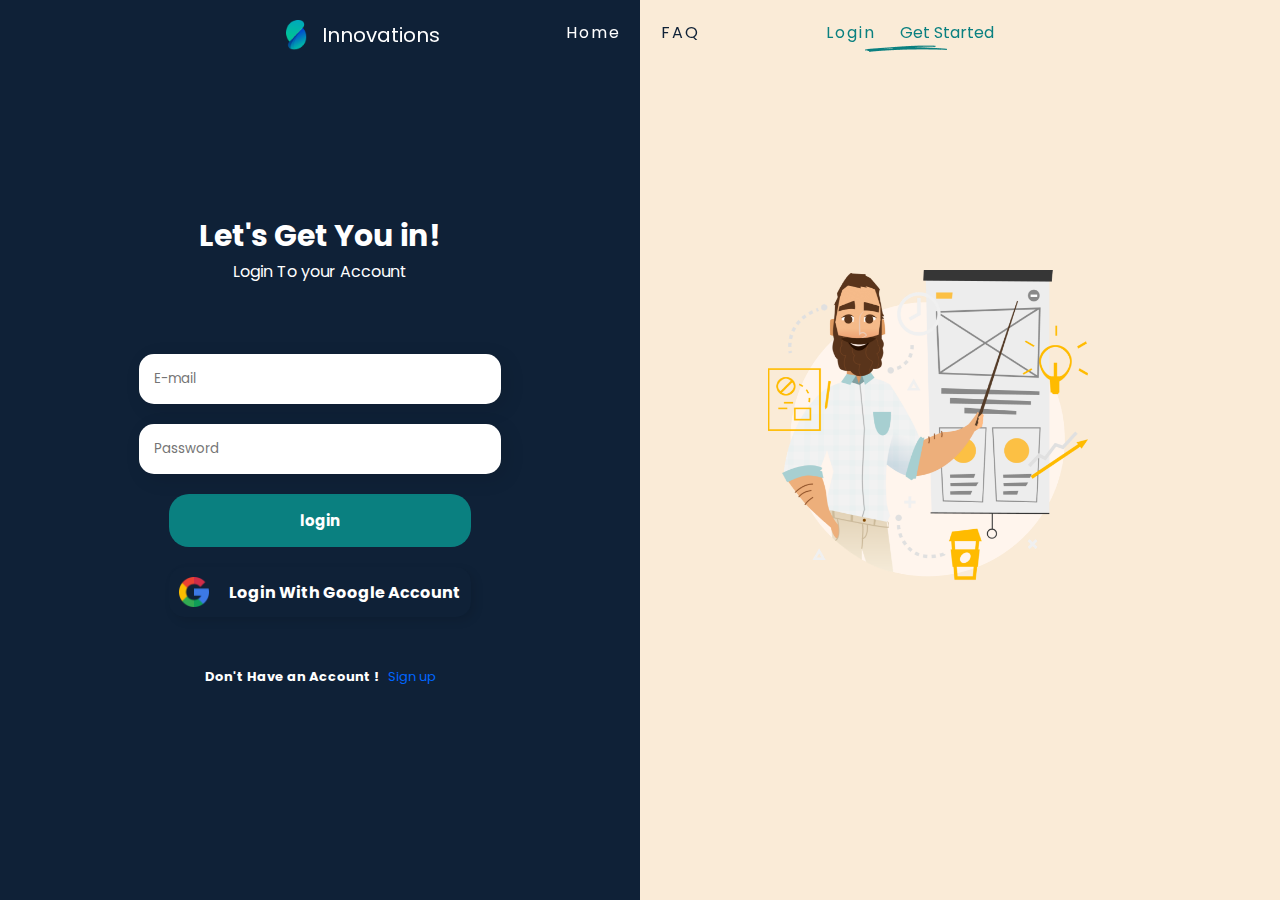
<file: login.html>
<!DOCTYPE html>
<html lang="en">

<head>
    <meta charset="utf-8">
    <meta name="viewport" content="width=device-width, initial-scale=1">
    <meta name="description"
        content="Mary's simple recipe for maple bacon donuts makes a sticky, sweet treat with just a hint of salt that you'll keep coming back for.">
    <meta http-equiv="Content-Security-Policy"
        content="default-src * self blob: data: gap:; style-src * self 'unsafe-inline' blob: data: gap:; script-src * 'self' 'unsafe-eval' 'unsafe-inline' blob: data: gap:; object-src * 'self' blob: data: gap:; img-src * self 'unsafe-inline' blob: data: gap:; connect-src self * 'unsafe-inline' blob: data: gap:; frame-src * self blob: data: gap:;">

    <title>Digital Agency</title>
    <link rel="stylesheet" type="text/css" href="assets/css/login.css">
    <link rel="shortcut icon" href="assets/img/Group.png" type="image/x-icon">
    <link rel="stylesheet" href="https://unpkg.com/boxicons@latest/css/boxicons.min.css">

    <link rel="preconnect" href="https://fonts.googleapis.com">
    <link rel="preconnect" href="https://fonts.gstatic.com" crossorigin>
    <link
        href="https://fonts.googleapis.com/css2?family=Paytone+One&family=Poppins:wght@100;200;300;400;500;600;700;800;900&display=swap"
        rel="stylesheet">

</head>

<body>
    <!--header--->
    <header>
        <a href="index.html" class="logo act" aria-label="Read more"><img src="assets/img/Group.png" alt="#">Innovations</a>
        <ul class="navlist">
            <li><a href="index.html" aria-label="Read more"><i class='bx bx-home-alt-2'></i><span>Home</span></a></li>
            <li><a href="#" aria-label="Read more" class="active black"><i
                        class='bx bx-info-circle'></i><span>FAQ</span></a></li>
        </ul>
        <div class="other">
            <a href="login.html" class="btn" aria-label="Read more">Login</a>
            <a href="signup.html" class="btn2" aria-label="Read more">Get Started</a>
            <div class="line">
                <img src="assets/img/line.png" alt="#">
            </div>
        </div>
    </header>

    <div class="main">
        <section class="home">
            <div class="row">
                <div class="log">
                    <h1>Let's Get You in!</h1>
                    <p>Login To your Account</p>
                    <form id="account-form" action="home.html" method="GET">

                        <div class="form">
                            <input type="text" placeholder="E-mail" name="Email" id="email">
                            <p></p>
                            <i class='bx bxs-check-circle'></i>
                            <i class='bx bxs-info-circle'></i>
                        </div>
                        <div class="form">
                            <input type="password" placeholder="Password" name="Password" id="password">
                            <p></p>
                            <i class='bx bxs-check-circle'></i>
                            <i class='bx bxs-info-circle'></i>
                        </div>

                        <button type="submit" class="sub">login</button>
                        <a href="#"><img src="assets/img/google.png" alt="#"><span>Login With Google Account</span></a>
                    </form>
                    <div class="reg">
                        <h1>Don't Have an Account !</h1>
                        <a href="signup.html" aria-label="Read more">Sign up</a>
                    </div>
                </div>
                <div class="det">
                    <img src="assets/img/illustration2.png" alt="#">
                </div>
            </div>
        </section>
    </div>

    <div class="mob">
        <section class="home">
            <div class="row">
                <div class="log">
                    <h1>Let's Get You in!</h1>
                    <p>Login To your Account</p>
                    <img src="assets/img/Woman2.png" alt="image" class="img">
                    <form action="#">
                        <input type="email" placeholder="E-mail" id="email">
                        <input type="password" placeholder="Password" id="pass">
                        <button type="submit" id="btnlog">Login</button>
                        <a href="advertise.html"><img src="assets/img/google.png" alt="#"
                                aria-label="Read more"><span>Login With Google Account</span></a>
                    </form>
                    <div class="reg">
                        <h1>Don't Have an Account !</h1>
                        <a href="signup.html" aria-label="Read more">Sign up</a>
                    </div>
                </div>
                <div class="det">
                    <img src="assets/img/illustration2.png" alt="#">
                </div>
            </div>
        </section>
    </div>


    <script src="assets/js/login.js"></script>

</body>
</file>
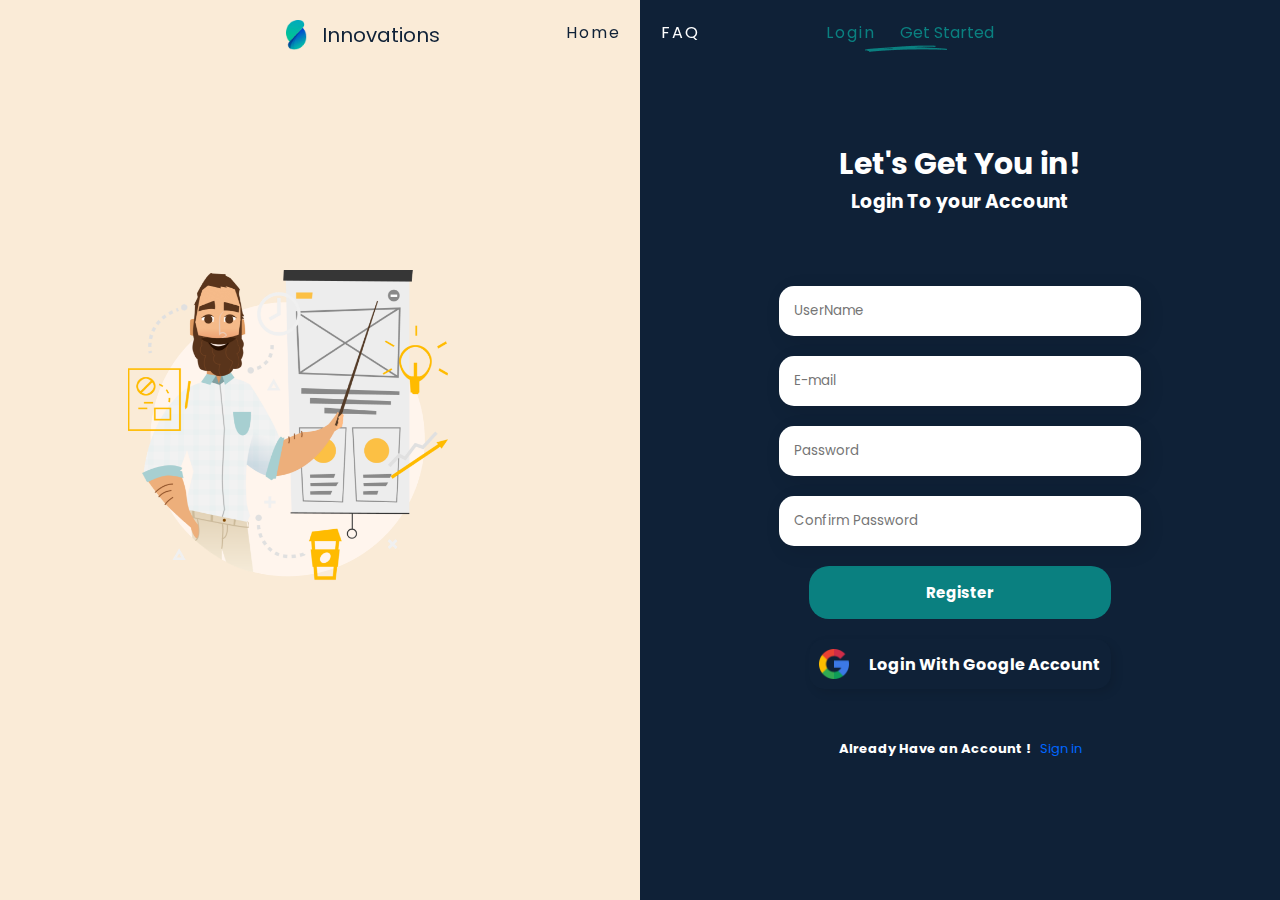
<file: signup.html>
<!DOCTYPE html>
<html lang="en">

<head>
    <meta charset="utf-8">
    <meta name="viewport" content="width=device-width, initial-scale=1">
    <meta name="description"
        content="Mary's simple recipe for maple bacon donuts makes a sticky, sweet treat with just a hint of salt that you'll keep coming back for.">
    <meta http-equiv="Content-Security-Policy"
        content="default-src * self blob: data: gap:; style-src * self 'unsafe-inline' blob: data: gap:; script-src * 'self' 'unsafe-eval' 'unsafe-inline' blob: data: gap:; object-src * 'self' blob: data: gap:; img-src * self 'unsafe-inline' blob: data: gap:; connect-src self * 'unsafe-inline' blob: data: gap:; frame-src * self blob: data: gap:;">

    <title>Digital Agency</title>
    <link rel="stylesheet" type="text/css" href="assets/css/login.css">
    <link rel="shortcut icon" href="assets/img/Group.png" type="image/x-icon">
    <link rel="stylesheet" href="https://unpkg.com/boxicons@latest/css/boxicons.min.css">

    <link rel="preconnect" href="https://fonts.googleapis.com">
    <link rel="preconnect" href="https://fonts.gstatic.com" crossorigin>
    <link
        href="https://fonts.googleapis.com/css2?family=Paytone+One&family=Poppins:wght@100;200;300;400;500;600;700;800;900&display=swap"
        rel="stylesheet">

</head>

<body>
    <!--header--->
    <header>
        <a href="index.html" class="logo" aria-label="Read more"><img src="assets/img/Group.png" alt="#">Innovations</a>
        <ul class="navlist">
            <li><a href="index.html" aria-label="Read more" class="black"><i class='bx bx-home-alt-2'></i><span>Home</span></a></li>
            <li><a href="#" aria-label="Read more" class="active"><i
                        class='bx bx-info-circle'></i><span>FAQ</span></a></li>
        </ul>
        <div class="other">
            <a href="login.html" class="btn" aria-label="Read more">Login</a>
            <a href="signup.html" class="btn2" aria-label="Read more">Get Started</a>
            <div class="line">
                <img src="assets/img/line.png" alt="#">
            </div>
        </div>
    </header>

    <section class="home">
        <div class="row">

            <div class="det">
                <img src="assets/img/illustration2.png" alt="#">
            </div>
            <div class="log">
                <h1>Let's Get You in!</h1>
                <h3>Login To your Account</h3>
                <form id="account-form" action="login.html" method="GET">
                    <div class="form">
                        <input type="text" placeholder="UserName" name="username" id="name">
                        <p class="err-mg"></p>
                        <i class='bx bxs-check-circle'></i>
                        <i class='bx bxs-info-circle'></i>
                    </div>
                    <div class="form">
                        <input type="text" placeholder="E-mail" name="Email" id="email">
                        <p></p>
                        <i class='bx bxs-check-circle'></i>
                        <i class='bx bxs-info-circle'></i>
                    </div>
                    <div class="form">
                        <input type="password" placeholder="Password" name="Password" id="password">
                        <p></p>
                        <i class='bx bxs-check-circle'></i>
                        <i class='bx bxs-info-circle'></i>
                    </div>
                    <div class="form">
                        <input type="password" placeholder="Confirm Password" id="confirm">
                        <p></p>
                        <i class='bx bxs-check-circle'></i>
                        <i class='bx bxs-info-circle'></i>
                    </div>
                    <button type="submit" class="sub">Register</button>
                    <a href="#"><img src="assets/img/google.png" alt="#"><span>Login With Google Account</span></a>
                </form>
                <div class="reg">
                    <h1>Already Have an Account !</h1>
                    <a href="login.html" aria-label="Read more">Sign in</a>
                </div>
            </div>
        </div>
    </section>
    <script src="assets/js/signup.js"></script>
</body>
</file>
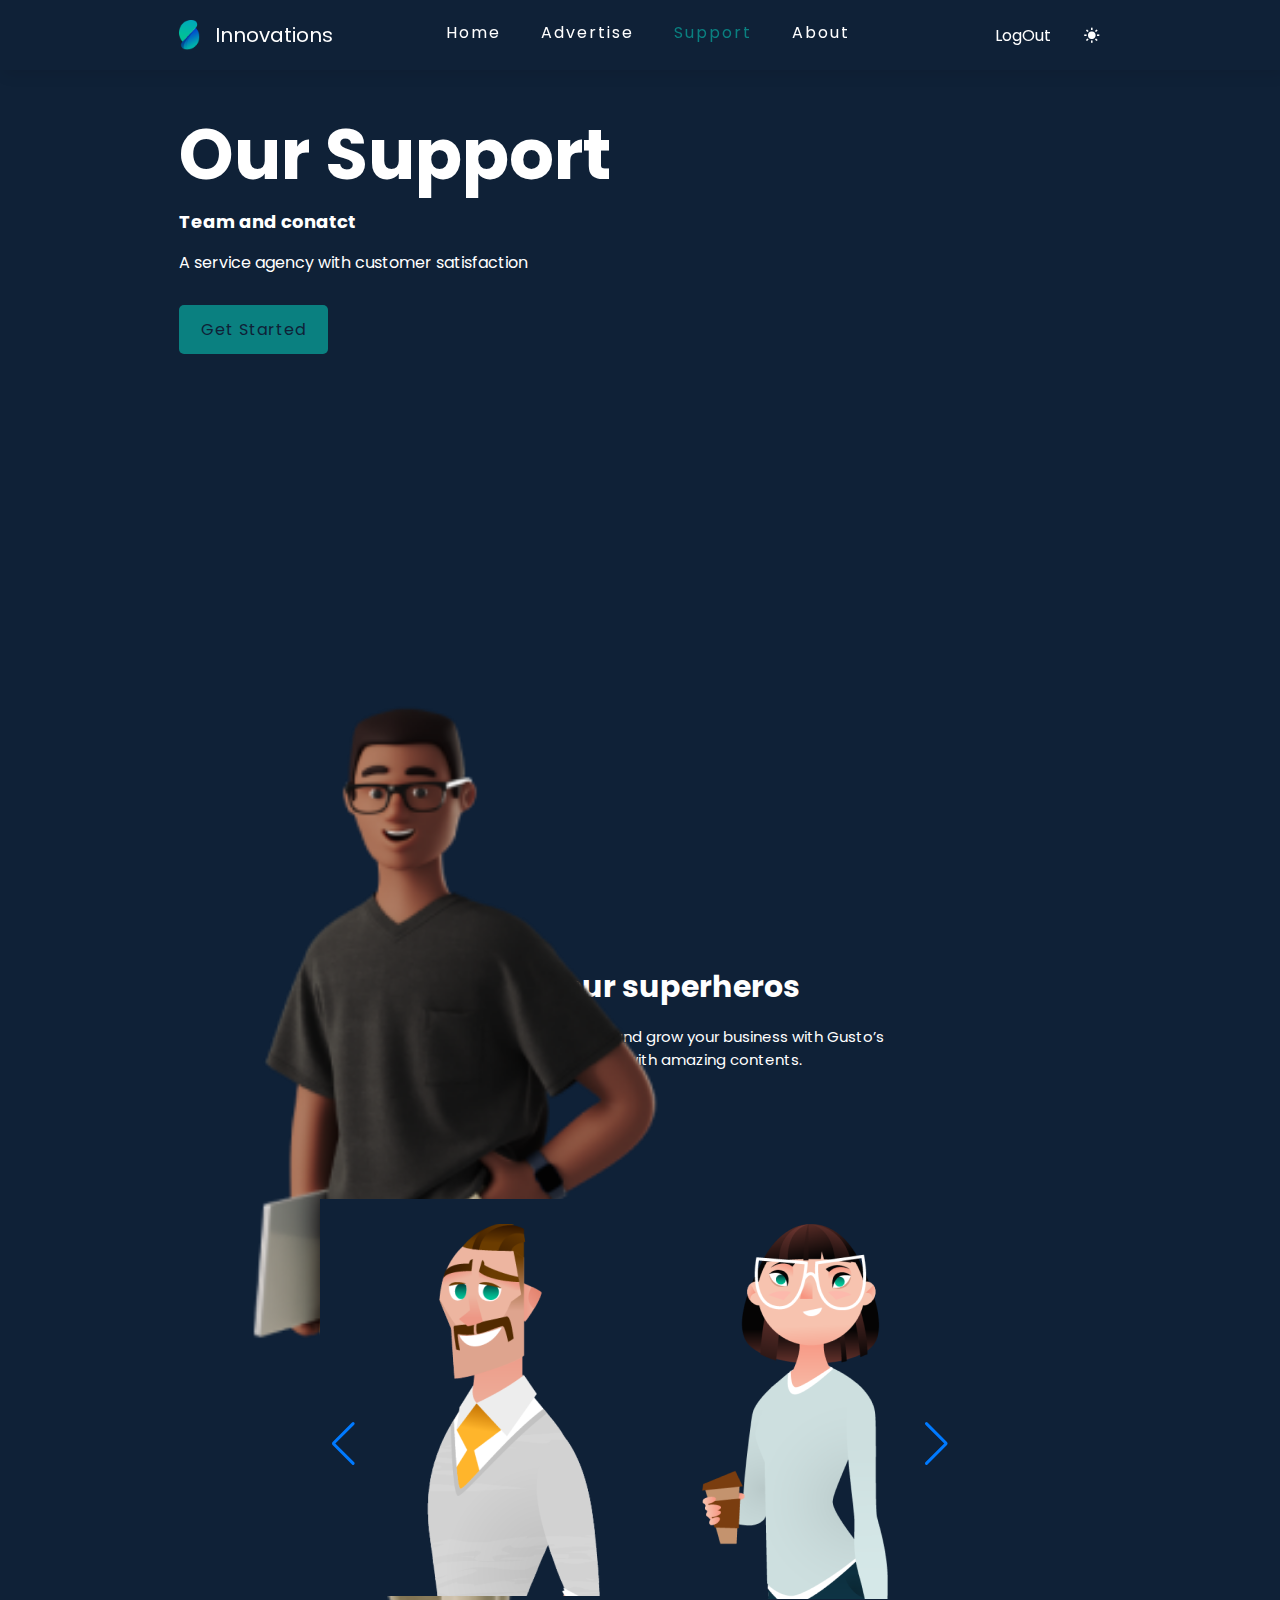
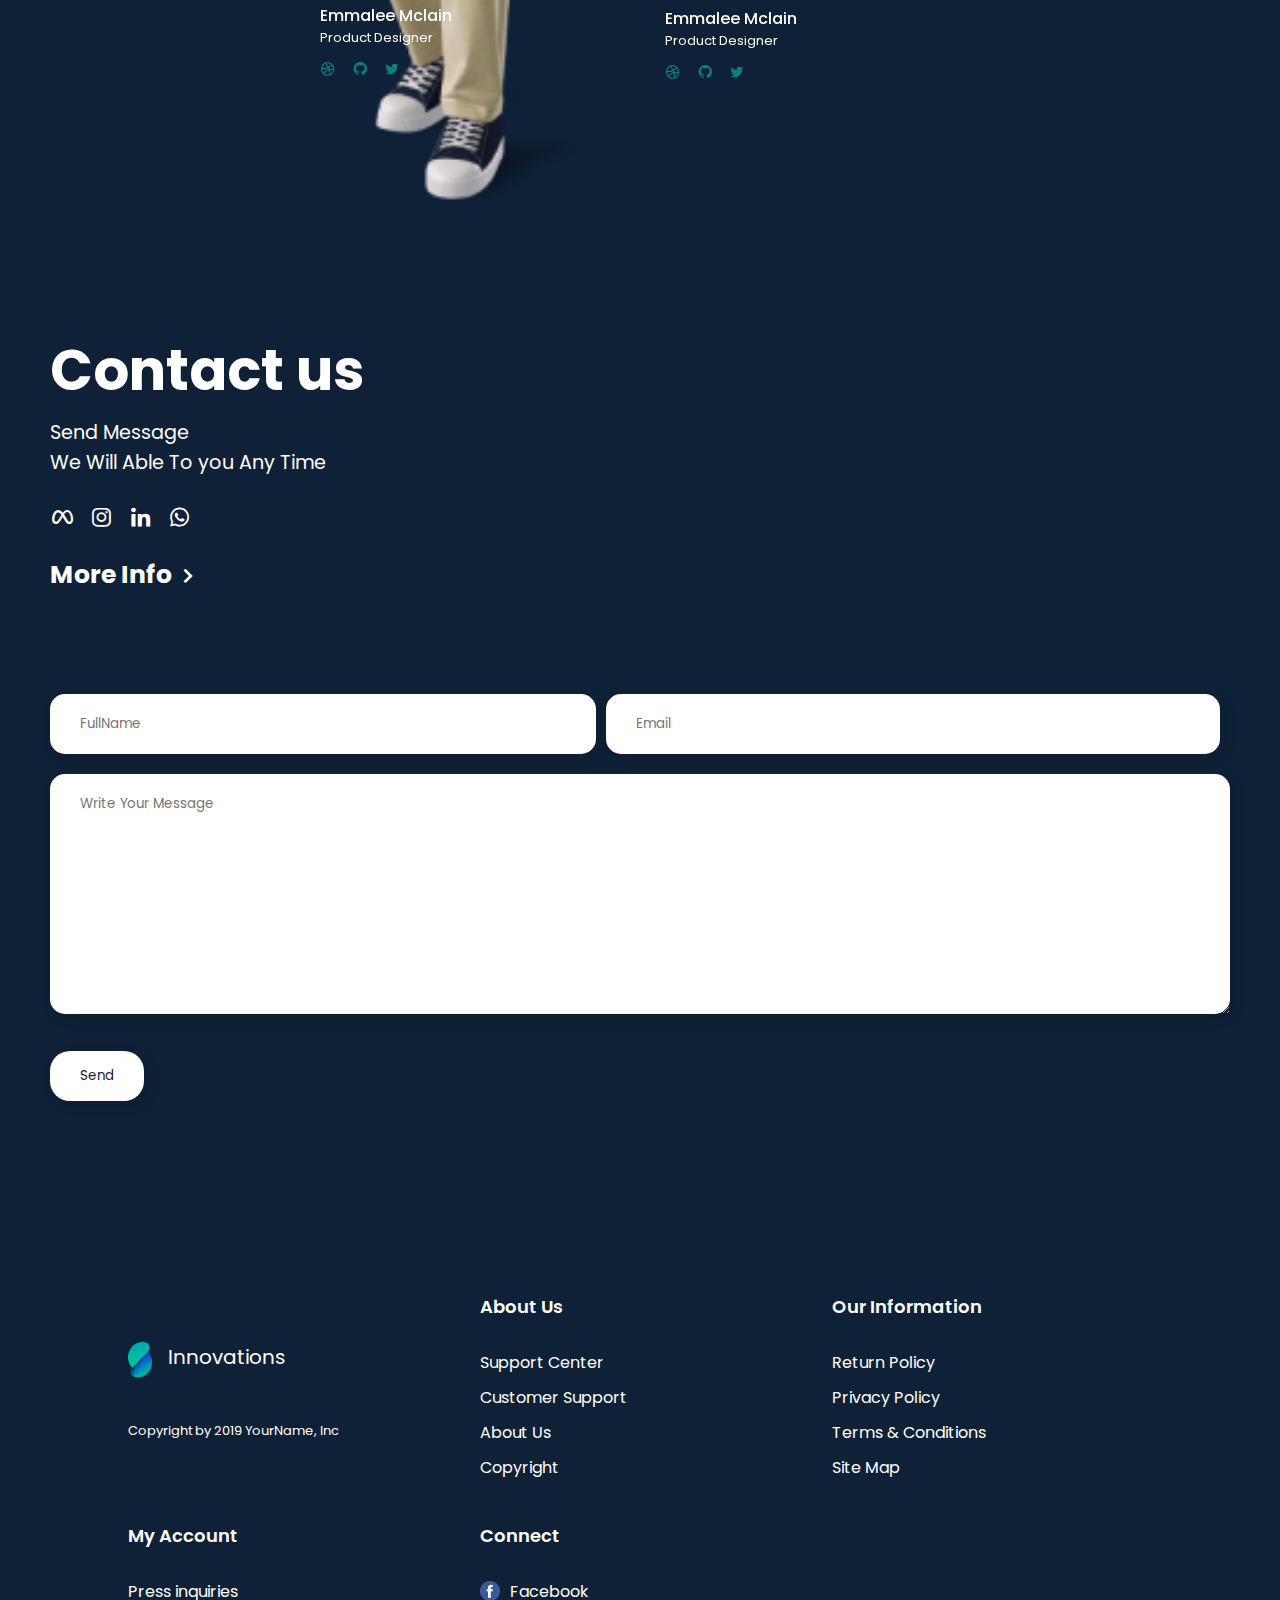
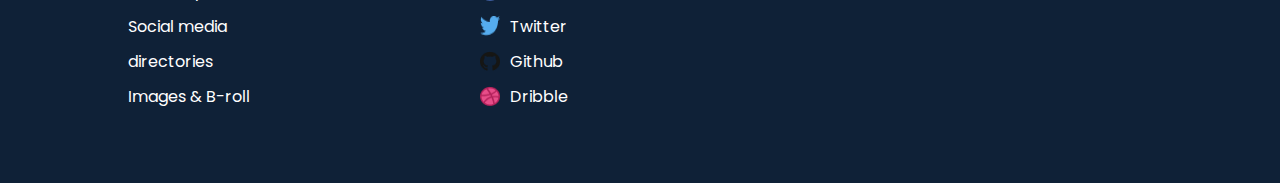
<file: support.html>
<!DOCTYPE html>
<html lang="en">

<head>
    <meta charset="utf-8">
    <meta name="viewport" content="width=device-width, initial-scale=1">
    <meta name="description"
        content="Mary's simple recipe for maple bacon donuts makes a sticky, sweet treat with just a hint of salt that you'll keep coming back for.">
    <meta http-equiv="Content-Security-Policy"
        content="default-src * self blob: data: gap:; style-src * self 'unsafe-inline' blob: data: gap:; script-src * 'self' 'unsafe-eval' 'unsafe-inline' blob: data: gap:; object-src * 'self' blob: data: gap:; img-src * self 'unsafe-inline' blob: data: gap:; connect-src self * 'unsafe-inline' blob: data: gap:; frame-src * self blob: data: gap:;">

    <title>Digital Agency</title>
    <link rel="stylesheet" type="text/css" href="assets/css/support.css">
    <link rel="stylesheet" href="https://cdn.jsdelivr.net/npm/swiper@10/swiper-bundle.min.css" />
    <script src="https://cdn.jsdelivr.net/npm/swiper@10/swiper-bundle.min.js"></script>
    <link rel="stylesheet" href="https://unpkg.com/boxicons@latest/css/boxicons.min.css">
    <link rel="shortcut icon" href="assets/img/Group.png" type="image/x-icon">
    <link rel="preconnect" href="https://fonts.googleapis.com">
    <link rel="preconnect" href="https://fonts.gstatic.com" crossorigin>
    <link
        href="https://fonts.googleapis.com/css2?family=Paytone+One&family=Poppins:wght@100;200;300;400;500;600;700;800;900&display=swap"
        rel="stylesheet">

</head>

<body>
    <!--header--->
    <header>
        <div class="bx bx-menu" id="menu"></div>
        <a href="index.html" class="logo"><img src="assets/img/Group.png" alt="#">Innovations</a>
        <ul class="navlist">
            <li><a href="home.html" aria-label="Read more"><i class='bx bx-home-alt-2'></i><span>Home</span></a></li>
            <li><a href="advertise.html" aria-label="Read more"><i
                        class='bx bx-message-alt-add'></i><span>Advertise</span></a></li>
            <li><a href="#" aria-label="Read more" class="active"><i class='bx bx-support'></i><span>Support</span></a>
            </li>
            <li><a href="about.html" aria-label="Read more"><i class='bx bx-info-circle'></i><span>About</span></a></li>
        </ul>
        <div class="other">
            <a href="#" class="btn2" aria-label="Read more" title="logout"></a>
            <a href="login.html" class="btn2" aria-label="Read more" title="logout">LogOut</a>
            <i class='bx bxs-sun' id="moon"></i>
        </div>
    </header>

   <div class="main">
    <section class="support">
        <div class="title-sec">
            <h1>Our Support</h1>
            <h2>Team and conatct</h2>
            <p>A service agency with customer satisfaction</p>
            <a href="login.html" class="getbtn" aria-label="Read more">Get Started</a>
        </div>
        <div class="supp-img">
            <img src="assets/img/Man2.png" alt="#">
        </div>
    </section>

    <section class="team">
        <div class="title-sec">
            <h1>Meet our superheros</h1>
            <p>Build an incredible workplace and grow your business with Gusto’s <br>all-in-one platform with amazing
                contents.</p>
        </div>
        <div class="swiper">
            <div class="container swiper-wrapper">
                <div class="col swiper-slide" data-aos="fade-up" data-aos-duration="3000">

                    <img src="assets/img/Asset-4-2.png" alt="#">
                    <div class="details-col">
                        <h1>Emmalee Mclain</h1>
                        <p>Product Designer</p>
                        <div class="icons">
                            <a href="#" aria-label="Read more"><i class='bx bxl-dribbble'></i></a>
                            <a href="#" aria-label="Read more"><i class='bx bxl-github'></i></a>
                            <a href="#" aria-label="Read more"><i class='bx bxl-twitter'></i></a>
                        </div>
                    </div>

                </div>

                <div class="col swiper-slide" data-aos="fade-down" data-aos-duration="3000">
                    <img src="assets/img/Asset-2-1.png" alt="#">
                    <div class="details-col">
                        <h1>Emmalee Mclain</h1>
                        <p>Product Designer</p>
                        <div class="icons">
                            <a href="#" aria-label="Read more"><i class='bx bxl-dribbble'></i></a>
                            <a href="#" aria-label="Read more"><i class='bx bxl-github'></i></a>
                            <a href="#" aria-label="Read more"><i class='bx bxl-twitter'></i></a>
                        </div>
                    </div>
                </div>

                <div class="col swiper-slide" data-aos="fade-up" data-aos-duration="3000">
                    <img src="assets/img/Asset-6-2.png" alt="#">
                    <div class="details-col">
                        <h1>Emmalee Mclain</h1>
                        <p>Product Designer</p>
                        <div class="icons">
                            <a href="#" aria-label="Read more"><i class='bx bxl-dribbble'></i></a>
                            <a href="#" aria-label="Read more"><i class='bx bxl-github'></i></a>
                            <a href="#" aria-label="Read more"><i class='bx bxl-twitter'></i></a>
                        </div>
                    </div>
                </div>

                <div class="col-final swiper-slide" data-aos="fade-down" data-aos-duration="3000">
                    <img src="assets/img/Asset-5-2.png" alt="#">
                    <div class="details-col">
                        <h1>Emmalee Mclain</h1>
                        <p>Product Designer</p>
                        <div class="icons">
                            <a href="#" aria-label="Read more"><i class='bx bxl-dribbble'></i></a>
                            <a href="#" aria-label="Read more"><i class='bx bxl-github'></i></a>
                            <a href="#" aria-label="Read more"><i class='bx bxl-twitter'></i></a>
                        </div>
                    </div>
                </div>
                <!-- <div class="icon-s">
                    <a href="#" aria-label="Read more"><i class='bx bxs-right-arrow'></i></a>
                </div> -->
            </div>

            <div class="swiper-button-prev"></div>
            <div class="swiper-button-next"></div>

        </div>
    </section>

    <section class="contact" id="contact">
        <div class="news-text">
            <h2>Contact us</h2>
            <p>Send Message <br> We Will Able To you Any Time</p>
            <div class="social_mediaic">
                <a href="#" aria-label="Read more"><i class='bx bxl-meta'></i></a>
                <a href="#" aria-label="Read more"><i class='bx bxl-instagram'></i></a>
                <a href="#" aria-label="Read more"><i class='bx bxl-linkedin'></i></a>
                <a href="#" aria-label="Read more"><i class='bx bxl-whatsapp'></i></a>
            </div>
            <a href="about.html" class="info" aria-label="Read more">More Info<i class='bx bx-chevron-right'></i></a>
        </div>

        <div class="send">
            <form action="https://formspree.io/f/mdorppkv" method="POST">
                <div class="forms" id="contact-form">
                    <input type="text" placeholder="FullName" id="contact-name" name="name" required>
                    <input type="email" placeholder="Email" id="contact-email" name="email" required>
                </div>
                <textarea name="Message" id="" cols="30" rows="10" placeholder="Write Your Message" id="contact-project"
                    required></textarea>
                <button type="submit">Send</button>
            </form>

        </div>
    </section>

    <footer>
        <div class="rows">
            <div class="copy">
                <a href="#" class="logo" aria-label="Read more"><img src="assets/img/Group.png" alt="#">Innovations</a>
                <h1>Terms of use | Privacy</h1>
                <p>Copyright by 2019 YourName, Inc</p>
            </div>
            <div class="det-foot">
                <h1>About Us</h1>
                <ul>
                    <li><a href="#" aria-label="Read more">Support Center</a></li>
                    <li><a href="#" aria-label="Read more">Customer Support</a></li>
                    <li><a href="#" aria-label="Read more">About Us</a></li>
                    <li><a href="#" aria-label="Read more">Copyright</a></li>
                </ul>
            </div>
            <div class="det-foot">
                <h1>Our Information</h1>
                <ul>
                    <li><a href="#" aria-label="Read more">Return Policy</a></li>
                    <li><a href="#" aria-label="Read more">Privacy Policy</a></li>
                    <li><a href="#" aria-label="Read more">Terms & Conditions</a></li>
                    <li><a href="#" aria-label="Read more">Site Map</a></li>
                </ul>
            </div>
            <div class="det-foot">
                <h1>My Account</h1>
                <ul>
                    <li><a href="#" aria-label="Read more">Press inquiries</a></li>
                    <li><a href="#" aria-label="Read more">Social media</a></li>
                    <li><a href="#" aria-label="Read more">directories</a></li>
                    <li><a href="#" aria-label="Read more">Images & B-roll</a></li>
                </ul>
            </div>
            <div class="det-foot">
                <h1>Connect</h1>
                <ul>
                    <li><a href="#" aria-label="Read more"><img src="assets/img/Group-3.png" alt="#">Facebook</a></li>
                    <li><a href="#" aria-label="Read more"><img src="assets/img/Group22.png" alt="#">Twitter</a></li>
                    <li><a href="#" aria-label="Read more"><img src="assets/img/Group-1.png" alt="#">Github</a></li>
                    <li><a href="#" aria-label="Read more"><img src="assets/img/Group-2.png" alt="#">Dribble</a></li>
                </ul>
            </div>
        </div>
    </footer>
   </div>

   <div class="mob">
    
    <img src="assets/img/3D Illustration WFH Character.jpg" alt="image" class="h-img">
    <div class="row-mob">
        <div class="title">
            <h1>How can we Help ??</h1>
            <div class="line-t"></div>
        </div>
    </div>

    <div class="contact-mob">
        <form action="#">
            <input type="text" placeholder="UserName">
            <input type="email" placeholder="E-mail">
            <textarea  cols="30" rows="10" placeholder="Message"></textarea>
            <button class="btn-contact">Send</button>
        </form>
    </div>

    <div class="row-mob">
        <div class="title">
            <h1>Support</h1>
            <div class="line-t"></div>
        </div>
    </div>
    <div class="cols">
        <div class="content">
            <img src="assets/img/phone-call.png" alt="image">
            <h1>06-49-50-75-76</h1>
        </div>
        <div class="content">
            <img src="assets/img/linkedin.png" alt="image">
            <h1>Innovations</h1>
        </div>
        <div class="content">
            <img src="assets/img/behance.png" alt="image">
            <h1>Innovation-11</h1>
        </div>
    </div>

</div>


    <script src="assets/js/home.js"></script>
    <script src="assets/js/script.js"></script>
    <script src="assets/js/support.js"></script>


</body>

</html>
</file>
<file: assets/css/style.css>
* {
    padding: 0;
    margin: 0;
    box-sizing: border-box;
    font-family: 'Poppins', sans-serif;
    font-display: swap;
    text-decoration: none;
    list-style: none;
    scroll-behavior: smooth;
}

@font-face {
    font-family: 'Pacifico';
    font-style: normal;
    font-weight: 400;
    src: local('Pacifico Regular'), local('Pacifico-Regular'),
        url(https://fonts.gstatic.com/s/pacifico/v12/FwZY7-Qmy14u9lezJ-6H6MmBp0u-.woff2) format('woff2');
    font-display: swap;
}

:root {
    --bg-color:  #0F2137;
    --text-color: #ffffff;
    --second-color: #0A8080;
    --main-color: #0F2137;
    --main-color2: #0F2137;
    --big-font: 6rem;
    --h2-font: 3rem;
    --p-font: 1.1rem;
}

body {
    background: var(--bg-color);
    color: var(--text-color);
}



.popup {
    position: fixed;
    z-index: 10001;
    top: 50%;
    left: 50%;
    visibility: hidden;
    transform: translate(-50%, -50%) scale(0.2);
    transition: all .5s ease-in;
}

.box {
    background-color: #e6d8cc;
    display: flex;
    justify-content: center;
    align-items: center;
    box-shadow: 4px 4px 50px rgba(0, 0, 0, 0.1);
    border-radius: 25px;
    width: 600px;
    height: 400px;
    gap: 3rem;
}

.transis {
    transform: translate(-50%, -50%) scale(1);
    visibility: visible;
}

.trnsis_remove {
    transform: translate(-50%, -50%) scale(0);
    transition: all .5s ease-in-out;
}

.img_box img {
    width: 150%;
    height: auto;
}

.content h2 {
    color: green;
}

.content p {
    margin-top: 2rem;
    margin-bottom: 5rem;
    color: var(--text-color);
}

.content a {
    color: var(--text-color);
    background-color: #0F2137;
    padding: 15px;
    border-radius: 15px;
}

.remove i {
    position: absolute;
    right: 5%;
    top: 5%;
    background-color: var(--bg-color);
    border-radius: 50%;
    font-size: 30px;
    cursor: pointer;
}


header {
    position: fixed;
    display: flex;
    justify-content: space-evenly;
    width: 100%;
    padding: 20px 14%;
    background-color: var(--bg-color);
    transition: all .4s ease;
    z-index: 1000;
}

.navlist {
    display: flex;
}

.logo {
    display: flex;
    color: var(--text-color);
    font-size: 20px;
}

.logo img {
    margin-right: 15px;
    width: 100%;
    height: 30px;
}

.navlist a {
    position: relative;
    color: var(--text-color);
    margin: 0 20px;
    letter-spacing: 2px;
    transition: all .4s ease;
}

.navlist a:hover {
    color: var(--second-color);
}

.navlist a::after {
    position: absolute;
    background-color: var(--second-color);
    content: '';
    left: 0;
    bottom: 0;
    width: 0%;
    height: 2px;
    transition: all .4s ease;
}

.navlist a:hover::after {
    width: 70%;
}



.navlist i {
    display: none;
    font-size: 25px;
    justify-content: center;
    align-items: center;
}

.btn {
    color: var(--text-color);
    letter-spacing: 2px;
    margin-right: 20px;
    transition: all .4s ease;
}

.btn:hover {
    color: var(--second-color);
}

.btn2 {
    color: var(--second-color);
    position: relative;
}

.line img {
    position: absolute;
    right: 26%;
}

.home {
    display: flex;
    flex-direction: column;
    justify-content: center;
    align-items: center;
    padding: 8% 14%;
    text-align: center;
}

.title-sec h1 {
    color: var(--text-color);
    font-size: 30px;
}

.title-sec p {
    color: var(--text-color);
    margin: 15px;
}

.getbtn {
    background-color: var(--second-color);
    color: var(--bg-color);
    letter-spacing: 1px;
    padding: 12px 22px;
    margin-top: 15px;
    display: inline-flex;
    border-radius: 5px;
}

.home-img {
    position: relative;
}

.home-img img {
    width: 80%;
    height: 30%;
}

.cards {
    width: 100%;
    height: 100%;
    background-color: var(--bg-color);
    position: absolute;
    top: 80%;
    padding: 8% 14%;
}

.cards h1 {
    font-size: 25px;
}

.cards p {
    font-size: 10px;
    color: var(--text-color);
    margin-top: 15px;
}

.row {
    margin-top: 8%;
    display: grid;
    grid-template-columns: repeat(auto-fill, minmax(400px, 1fr));
    justify-content: center;
    align-items: center;
    gap: 3rem;
}

.rows-1 {
    display: flex;
    text-align: start;
}

.rows-1 img {
    width: 100px;
    height: 100px;
}

.details h1 {
    font-size: 20px;
    font-weight: 500;
    color: rgb(34, 34, 34);
    margin-left: 20px;
}

.details p {
    margin-left: 20px;
    width: 50%;
}

.quot {
    display: flex;
    justify-content: center;
    align-items: center;
    margin-top: 8%;
}



.quot img {
    position: relative;
    right: 20%;
    width: 50px;
    height: 43px;
}

.quot p {
    position: absolute;
    width: 30%;
    font-size: 18px;
    bottom: 33%;
    text-align: start;
}

.quot .p2 {
    color: var(--text-color);
    bottom: 30%;
    font-size: 10px;
}

.social {
    margin-top: 18%;
}

.line2 {
    width: 150px;
    height: 2px;
    max-width: 100%;
    display: inline-flex;
    background-color: #A17857;
}

.supp {
    display: flex;
    justify-content: center;
    align-items: center;
    gap: 3rem;
    margin-top: 50px;
}

.supp img {
    width: 100px;
    height: auto;
}

li .active {
    color: var(--second-color);
}




.team {
    padding: 45% 12%;
    justify-content: center;
    text-align: center;
    width: 100%;
    height: 100vh;
}


.swiper {
    margin-top: 9rem;
    padding: 0 10%;
}



.col img {
    background-color: #FFFAF6;
    padding: 25px 25px 0 25px;
    align-items: center;
}



.details-col {
    text-align: start;
    justify-content: center;
    align-items: center;
    display: flex;
    flex-direction: column;
}

.details-col h1 {
    font-weight: 500;
    font-size: medium;
}

.details-col p {
    font-size: small;
    color: var(--text-color);
    margin-bottom: 10px;
}

.swiper-button-prev,
.swiper-button-next {
    color: var(--text-color);

}

.icons {
    display: flex;
    gap: 1rem;
}

.icons a i {
    color: #0A8080;
    font-size: medium;
}






.blog .title-sec {
    margin-top: 12%;
}

.col__blog {
    display: grid;
    grid-template-columns: repeat(auto-fill, minmax(400px, 1fr));
    gap: 3rem;
    align-items: center;
    justify-content: center;
    text-align: start;
    margin-top: 10%;
}

.col-blog h1 {
    font-size: medium;
    text-align: start;
    width: 75%;
}

.col-blog p {
    font-size: small;
    width: 70%;
    margin-top: 15px;
    color: gray;
}

.col-blog .txt {
    background-color: #FFF5ED;
    padding: 30px;
    margin-bottom: 20px;
    width: 90%;
}

.col-blog .txt h1 {
    width: 90%;
}

.col-blog .image img {
    position: relative;
    margin-bottom: 20px;
    width: 85%;
    height: 80%;
}

.col-blog .image .txt1 {
    position: absolute;
    bottom: -232%;
    color: var(--bg-color);
    margin: 10px 0 50px 10px;
    width: 18%;
    font-size: small;
}

.col-blog .image .txt2 {
    position: absolute;
    bottom: -256%;
    color: var(--bg-color);
    margin: 10px 0 50px 10px;
    width: 18%;
    font-size: small;
}

.subscribe {
    width: 100%;
    height: auto;
    background-image: url(../img/Group\ 79.png);
    background-position: center;
    background-size: cover;
    margin-top: 50%;
    padding: 6% 80px;
    display: flex;
    justify-content: center;
    align-items: center;
}

.det {
    display: grid;
    grid-template-columns: repeat(2, 1fr);
    justify-content: center;
    align-items: center;
    text-align: start;
    gap: 3rem;
    background-color: var(--bg-color);
    width: 60%;
    padding: 2.5%;
}

.titles h1 {
    font-size: 25px;
}

.titles p {
    font-size: 10px;
    color: var(--text-color);
    width: 70%;
    margin-top: 10px;
}


form input {
    background-color: #D4DAE2;
    border: none;
    padding: 15px 30px;
    width: 65%;
    border-radius: 10px;
    color: var(--text-color);
}

.txt3 p {
    color: var(--text-color);
    font-size: 8px;
    margin-top: 10px;
    margin-left: 2px;
}

form a {
    background-color: #810539;
    color: var(--bg-color);
    padding: 10px 20px;
    margin-left: 10px;
}

footer {
    width: 100%;
    padding: 5% 10%;
}

.copy img {
    margin-right: 15px;
    width: 25px;
    height: auto;
}

.rows {
    display: grid;
    grid-template-columns: repeat(auto-fill, minmax(250px, 1fr));
    gap: 2rem;
    justify-content: center;
    align-items: center;
}

.copy h1 {
    font-size: 15px;
    color: #0F2137;
    font-weight: 400;
    letter-spacing: 2px;
    margin-bottom: 10px;
    margin-top: 10px;
}

.copy p {
    color: var(--text-color);
    font-size: small;
}

.det-foot h1 {
    font-weight: 600;
    font-size: large;
    margin-bottom: 30px;
    vertical-align: middle;
}

.det-foot a {
    color: var(--text-color);
    margin-bottom: 10px;
    display: inline-flex;
}

.det-foot li img {
    width: 20px;
    height: 20px;
    vertical-align: middle;
    margin-top: 2px;
    margin-right: 10px;
}

.det-foot .tweet {
    width: 20px;
    height: 17px;
    vertical-align: middle;
    margin-top: 2px;
    margin-right: 10px;
}


.mob {
    display: none;
}

@media screen and (max-width : 770px){

    header{
        padding: 20px 2%;
    }

    .line img {
        right: 2%;
    }

    .navlist a{
        margin: 15px;
    }

    .home{
        padding: 15% 0%;

    }

    .cards {
     
        top: 60%;
        padding: 8% 2%;
        height: auto;
    }

    .row {
        margin-top: 8%;
        grid-template-columns: repeat(2,1fr);
      
    }

    .quot p{
        width: 60%;
        top: 60%;
        right: 20%;
    }
    .quot .p2{
        top: 73%;
    }

    .quot img{
        right: 30%;
    }

    .team{
        margin-top: 60%;
    }


    .col__blog {
        display: grid;
        grid-template-columns: repeat(2,1fr);
        margin-top: 10%;
    }

    .subscribe{
        margin-top: 180%;
        padding: 10% 0%;
    }

    .det {
        grid-template-columns: repeat(2, 1fr);
        gap: 1rem;
        background-color: var(--bg-color);
        width: 100%;

    }

    .det form{
        display: flex;
        flex-direction: column;
        justify-content: center;
        align-items: center;
        gap: 10px;
    }


}

@media screen and (max-width : 900px) and (min-width : 770px){

    header{
        padding: 20px 2%;
    }

    .line img {
        right: 2%;
    }

    .navlist a{
        margin: 15px;
    }

    .home{
        padding: 15% 0%;

    }

    .cards {
     
        top: 55%;
        padding: 8% 2%;
        height: auto;
    }

    .row {
        margin-top: 8%;
        grid-template-columns: repeat(2,1fr);
      
    }

    .quot p{
        width: 60%;
        top: 60%;
        right: 20%;
    }
    .quot .p2{
        top: 73%;
    }

    .quot img{
        right: 30%;
    }

    .team{
        margin-top: 50%;
    }

    .col__blog {
        display: grid;
        grid-template-columns: repeat(2,1fr);
        margin-top: 10%;
    }

    .subscribe{
        margin-top: 150%;
        padding: 10% 0%;
    }

    .det {
        grid-template-columns: repeat(2, 1fr);
        gap: 1rem;
        background-color: var(--bg-color);
        width: 100%;

    }


}

@media screen and (max-width : 500px) {


    header {
        display: none;
    }

    .main {

        display: none;
    }

    .mob {
        display: block;
        background-color: #e6d8cc;
        width: 100%;
        height: 100%;
        gap: 3rem;
        display: flex;
        flex-direction: column;
        align-items: center;
        text-align: center;
    }

    .mob_img img {
        margin-top: 2rem;
        width: 110%;
        height: auto;
    }

    .mob_title h1 {
        color: rgb(3, 7, 26);
    }

    .mob_title p {
        font-size: 15px;
        color: rgb(54, 54, 54);
        margin-bottom: 50px;
    }

    .mob_title p span {
        font-size: 20px;
    }

    .mob_title a {
        color: var(--bg-color);
        background-color: #0F2137;
        padding: 12px 50px;
        border-radius: 15px;
    }


    .login {
        width: 100%;
        height: auto;
    }

    .row1{
        display: flex;
        flex-direction: column;
    }

    .log img {
        width: 50%;
        height: auto;
    }

    form {
        display: flex;
        flex-direction: column;
        justify-content: center;
        align-items: center;
        position: relative;
    }

    form input {
        width: 100%;
        background-color: var(--bg-color);
        box-shadow: 4px 4px 20px rgba(0, 0, 0, 0.1);
    }


    form button {
        color: var(--bg-color);
        background-color: #0F2137;
        padding: 15px 7rem;
        border-radius: 15px;
        border: none;
        margin-bottom: 10px;
        margin-left: 5px;
    }

    form a {
        display: flex;
        justify-content: center;
        align-items: center;
        background-color: var(--bg-color);
        color: var(--text-color);
        border-radius: 15px;
        margin-bottom: 30px;
        font-size: 13px;
    }

    form .google img {
        width: 30px;
        height: 30px;
        margin-right: 20px;
    }

    .reg {
        display: flex;
        align-items: center;
        justify-content: center;
        margin-bottom: 50px;
        gap: 5px;
    }

    .reg h1 {
        font-size: 15px;
    }

    .reg a {
        font-size: 15px;
        color: rgb(27, 106, 255);
    }


    .error input {
        border: 3px red solid;
    }

    .success input {
        border: 3px green solid;
    }

    .form i {
        font-size: 20px;
        position: absolute;
        right: 60px;
        margin-top: 15px;
        visibility: hidden;
    }


    .success i.bxs-check-circle {
        visibility: visible;
        color: green;
    }

    .error i.bxs-info-circle {
        visibility: visible;
        color: red;
    }


    .form p {
        font-size: 15px;
        color: red;
        visibility: hidden;
        float: left;
        width: 35%;
    }

    .error p {
        visibility: visible;
    }





}
</file>
<file: assets/css/about.css>
*{
	padding: 0;
	margin: 0;
	box-sizing: border-box;
	font-family: 'Poppins', sans-serif;
	font-display: swap;
	text-decoration: none;
	list-style: none;
	scroll-behavior: smooth;
}

@font-face {
	font-family: 'Pacifico';
	font-style: normal;
	font-weight: 400;
	src: local('Pacifico Regular'), local('Pacifico-Regular'),
	  url(https://fonts.gstatic.com/s/pacifico/v12/FwZY7-Qmy14u9lezJ-6H6MmBp0u-.woff2)
		format('woff2');
	font-display: swap;
  }
  
  :root {
    --bg-color:  #0F2137;
    --text-color: #ffffff;
    --second-color: #0A8080;
    --main-color: #0F2137;
    --main-color2: #0F2137;
    --big-font: 6rem;
    --h2-font: 3rem;
    --p-font: 1.1rem;
}


.dark-theme{
    --bg-color: #ffffff;
    --text-color: #0F2137;
    --second-color: #0A8080;
    --main-color: #e6d8cc;
    --main-color2: #FFF5ED;
    --big-font: 6rem;
    --h2-font: 3rem;
    --p-font: 1.1rem;
}

body{
	background: var(--bg-color);
	color: var(--text-color);
    overflow-x: auto;
    scrollbar-width: none;
}

body::-webkit-scrollbar{
    display: none;
}



header{
    position: fixed;
    display: flex;
    justify-content: space-between;
    width: 100%;
    padding: 20px 14%;
    background-color: var(--bg-color);
    transition: all .4s ease;
    z-index: 1000;
    box-shadow: 4px 4px 14px rgba(0, 0, 0, 0.1);
}

.navlist{
    display: flex;
}

.logo{
    display: flex;
    color: var(--text-color);
    font-size: 20px;
}

.logo img{
    margin-right: 15px;
    width: 100%;
    height: 30px;
}

.navlist a{
    position: relative;
    color: var(--text-color);
    margin: 0 20px;
    letter-spacing: 2px;
    transition: all .4s ease;
}
li .active{
    color: var(--second-color);
}

.navlist a:hover{
    color: var(--second-color);
}

.navlist a::after{
    position: absolute;
    background-color: var(--second-color);
    content: '';
    left: 0;
    bottom: 0;
    width: 0%;
    height: 2px;
    transition: all .4s ease;
}

.navlist a:hover::after{
    width: 70%;
}


.navlist i{
    display: none;
    font-size: 25px;
    justify-content: center;
    align-items: center;
}

.btn{
    color: var(--text-color);
    letter-spacing: 2px;
    margin-right: 20px;
}


.btn2{
    color: var(--text-color);
}

.other{
    display: flex;
    gap: 2rem;
    justify-content: center;
    align-items: center;
}

.other a:last-child {
    color: var(--second-color);
}

#moon{
    font-size: 18px;
    color: var(--text-color);
    cursor: pointer;
}

.line img{
    position: absolute;
    right: 14%;
}

#menu {
    font-size: 30px;
    display: none;
    z-index: 10001;
}

.about{
    display: grid;
    grid-template-columns: repeat(auto-fill , minmax(500px , 1fr));
    justify-content: center;
    align-items: center;
    padding: 8% 14%;
    text-align: start;
    background-color: var(--main-color);
    width: 100%;
    height: 100vh;
}

.title-sec h1{
    color: var(--text-color);
    font-size: 70px;
}

.title-sec h2{
    font-size: 18px;
}

.title-sec p{
    color: var(--text-color);
    margin: 15px 0;
}

.getbtn{
    background-color: var(--second-color);
    color: var(--text-color);
    letter-spacing: 1px;
    padding: 12px 22px;
    margin-top: 15px;
    display: inline-flex;
    border-radius: 5px;
}

.about-img{
    position: relative;
}

.about-img img{
    width: 100%;
    height: auto;
}

.who{
    padding: 5% 10%;
    width: 100%;
}

.row{
    display: grid;
    grid-template-columns: repeat(auto-fill , minmax(500px , 1fr));
    justify-content: center;
    align-items: center;
    margin-top: 5%;
}

.img img{
    width: 100%;
    height: auto;
}

.who h1{
    text-align: center;
    font-size: 30px;
}

.txt p{
    width: 100%;
    line-height: 35px;
    float: right;
}

.rows{
    margin-top: 8%;
    display: grid;
    grid-template-columns: repeat(auto-fill , minmax(500px , 1fr));
    justify-content: center;
    align-items: center;
    width: 180%;
    margin-left: 20%;
}

.txts h1{
    font-size: medium;
    font-weight: 700;
    margin-bottom: 15px;
    width: 100%;
    text-align: center;
    cursor: pointer;
}

.activequest{
    color: var(--second-color);
}

.line1{
    width: 100%;
    height: 3px;
    background-color: #A17857;
    display: none;
}

.rows-why{
    padding: 10% 10%;
}

.column{
    display: grid;
    grid-template-columns: repeat(auto-fill , minmax(500px , 1fr));
    justify-content: center;
    align-items: center;
    gap: 2rem;
}

.col-1{
    text-align: start;
}

.col-1 h1{
    font-size: 40px;
    text-align: start;
    margin-right: 20px;
}

.col-1 p{
    color: var(--text-color);
    line-height: 40px;
    margin-top: 20px;
}

.col-2 img{
    width: 90%;
    height: auto;
}
.checks{
    margin-top: 20px;
}

.check-1 i{
    color: green;
    font-size: 20px;
    margin-right: 10px;
}

.check-1 a {
    color: var(--text-color);
    font-size: small;
}

.check-1 a i{
    vertical-align: middle;
}

.check-2 i{
    color: green;
    font-size: 20px;
    margin-right: 10px;
}

.check-2{
    margin-top: 10px;
}

.check-2 a {
    color: var(--text-color);
    font-size: small;
}

.check-2 a i{
    vertical-align: middle;
}

.check-2 .a1{
    margin-right: 66px;
}

.check-1 .a2{
    margin-right: 40px;
}

.explore{
    color: #3183FF;
    font-weight: 600;
    display: inline-flex;
    margin-top: 50px;
}

.explore i{
    color: #3183FF;
    font-size: 27px;
    
}

.founder{
    padding: 0 14%;
}

.rowss{
    display: grid;
    grid-template-columns: repeat(auto-fill , minmax(500px , 1fr));
    justify-content: center;
    align-items: center;
    gap: 3rem;
}

.img img{
    width: 80%;
    height: auto;
}


.detailss p{
    font-size: 25px;
    color: var(--text-color);
    margin-bottom: 50px;
}

.detailss .p1{
    color: var(--text-color);
    font-size: 15px;
    line-height: 30px;
}

.subscribe{
    margin-top: 5%;
    width: 100%;
    height: auto;
    background-image: url(../img/Group\ 79.png);
    background-position: center;
    background-size: cover;
    padding: 6% 80px;
    display: flex;
    justify-content: center;
    align-items: center;
}

.det{
    display: grid;
    grid-template-columns: repeat(auto-fill , minmax(400px , 1fr));
    justify-content: center;
    align-items: center;
    text-align: start;
    gap: 3rem;
    background-color: var(--bg-color);
    width: 60%;
    padding: 3%;
}

.titles h1{
    font-size: 25px;
}
.titles p{
    font-size: 10px;
    color: var(--text-color);
    width: 70%;
    margin-top: 10px;
}


form input{
    background-color: #D4DAE2;
    border: none;
    padding: 15px 30px;
    width: 65%;
    border-radius: 10px;
    color: var(--text-color);
}
.txt3 p{
    color: var(--text-color);
    font-size: 8px;
    margin-top: 10px;
    margin-left: 2px;
}

form a{
    background-color: #DB4A87;
    color: var(--bg-color);
    padding: 10px 20px;
    margin-left: 10px;
}

footer{
    width: 100%;
    height: auto;
    padding: 0% 10% 2% 10%;
}

.copy img{
    margin-right: 15px;
    width: 25px;
    height: auto;
}

.rows{
    display: grid;
    grid-template-columns: repeat(auto-fill , minmax(260px , 1fr));
    gap: 2rem;
    justify-content: center;
    align-items: center;
}

.copy h1{
    font-size: 15px;
    color: #0F2137;
    font-weight: 400;
    letter-spacing: 2px;
    margin-bottom: 10px;
    margin-top: 10px;
}

.copy p{
    color: var(--text-color);
    font-size: small;
}

.det-foot h1{
    font-weight: 600;
    font-size: large;
    margin-bottom: 30px;
    vertical-align: middle;
}

.det-foot a{
    color: var(--text-color);
    margin-bottom: 10px;
    display: inline-flex;
}

.det-foot li img{
    width: 20px;
    height: 20px;
    vertical-align: middle;
    margin-top: 2px;
    margin-right: 10px;
}

.mob{
    display: none;
}

@media screen and (max-width : 770px){

    header{
        padding: 20px 2%;
    }

    .line img {
        right: 2%;
    }

    .navlist a{
        margin: 15px;
    }

    .support{
        text-align: center;
    }

    


}

@media screen and (max-width : 900px) and (min-width : 770px){

    header{
        padding: 20px 2%;
    }

    .line img {
        right: 2%;
    }

    .navlist a{
        margin: 15px;
    }

    .other{
        gap: 10px;
    }

    .support{
        text-align: center;
    }   
    

}


@media screen and (max-width : 467px) {



    .main {
        display: none;
    }


    #menu {
        display: block;
        cursor: pointer;
        color: #0F2137;
    }

    header{
        background-color: #E6D8CC;
        box-shadow: none;
    }
   
    .navlist {
        position: absolute;
        top: 0;
        left: -100%;
        width: 270px;
        height: 120vh;
        display: flex;
        flex-direction: column;
        align-items: center;
        padding: 150px 30px;
        gap: 50px;
        background-color: var(--second-color);
        transition: all .4s ease;
    }
    .open {
        left: 0;
    }

    .logo{
        display: none;
    }

    
    .other{
        display: none;
    }

    li .active{
        color: #e6d8cc;
    }

    .navlist a {
        top: 100px;
    }

    .navlist a:hover {
        color: var(--bg-color);
    }

    .btn a {
        display: none;
    }

    .mob{
        display: block;
        padding: 25% 5%;
        width: 100%;
        height: 100%;
        background-color: #E6D8CC;
        display: flex;
        flex-direction: column;
        gap: 20px;
    }

    form input{
        width: 300px;
        background-color: var(--bg-color);
        box-shadow: 4px 4px 20px rgba(0, 0, 0, 0.1);
        border-radius: 18px;
        margin-left: 30px;

    }

    .h-img{
        width: 280px;
        height: 170px;
        box-shadow: 4px 4px 20px rgba(0, 0, 0, 0.1);
        border-radius: 20px;
        object-fit: cover;
        margin-left: 38px;
    }

    .row-mob{
        display: flex;
        align-items: center;
        justify-content: space-between;
    }
    .title h1{
        display: inline-flex;
        justify-content: start;
        align-items: start;
        width: 100%;
        font-size: 20px;
        color: #0F2137;
    }
    .line-t{
        width: 50px;
        background-color: #0F2137;
        height: 7px;
        border-radius: 50px;
    }

    .founder{
        width: 100%;
        background-color: #D4DAE2;
        padding: 15px;
        border-radius: 15px;
        box-shadow: 4px 4px 20px rgba(0, 0, 0, 0.1);
    }

    .founder p{
        text-align: start;
    }

    .txtt{
        text-align: center;
    }

    .f-img .im1{
        width: 200px;
        height: 200px;
        object-fit: cover;
        border-radius: 50%;
    }

    .f-img{
        display: flex;
        flex-direction: column;
        gap: 2rem;
        justify-content: center;
        align-items: center;
    }

    .f-img img{
        width: 100px;
    }

    .f-img h1{
        font-size: 25px;
    }


}
</file>
<file: assets/css/advertise.css>
*{
	padding: 0;
	margin: 0;
	box-sizing: border-box;
	font-family: 'Poppins', sans-serif;
	font-display: swap;
	text-decoration: none;
	list-style: none;
	scroll-behavior: smooth;
}

@font-face {
	font-family: 'Pacifico';
	font-style: normal;
	font-weight: 400;
	src: local('Pacifico Regular'), local('Pacifico-Regular'),
	  url(https://fonts.gstatic.com/s/pacifico/v12/FwZY7-Qmy14u9lezJ-6H6MmBp0u-.woff2)
		format('woff2');
	font-display: swap;
  }
  
  :root {
    --bg-color:  #0F2137;
    --text-color: #ffffff;
    --second-color: #0A8080;
    --main-color: #0F2137;
    --main-color2: #0F2137;
    --big-font: 6rem;
    --h2-font: 3rem;
    --p-font: 1.1rem;
}


.dark-theme{
    --bg-color: #ffffff;
    --text-color: #0F2137;
    --second-color: #0A8080;
    --main-color: #e6d8cc;
    --main-color2: #FFF5ED;
    --big-font: 6rem;
    --h2-font: 3rem;
    --p-font: 1.1rem;
}

body{
	background: var(--bg-color);
	color: var(--text-color);
}

body::-webkit-scrollbar{
    display: none;
}


header{
    position: fixed;
    display: flex;
    justify-content: space-between;
    width: 100%;
    padding: 20px 14%;
    background-color: var(--bg-color);
    transition: all .4s ease;
    z-index: 1000;
    box-shadow: 4px 4px 14px rgba(0, 0, 0, 0.1);
}

.navlist{
    display: flex;
}

.logo{
    display: flex;
    color: var(--text-color);
    font-size: 20px;
}

.logo img{
    margin-right: 15px;
    width: 100%;
    height: 30px;
}

.navlist a{
    position: relative;
    color: var(--text-color);
    margin: 0 20px;
    letter-spacing: 2px;
    transition: all .4s ease;
}

.navlist a:hover{
    color: var(--second-color);
}

.navlist a::after{
    position: absolute;
    background-color: var(--second-color);
    content: '';
    left: 0;
    bottom: 0;
    width: 0%;
    height: 2px;
    transition: all .4s ease;
}

.navlist a:hover::after{
    width: 70%;
}

li .active{
    color: var(--second-color);
}


.navlist i{
    display: none;
    font-size: 25px;
    justify-content: center;
    align-items: center;
}

.btn{
    color: var(--text-color);
    letter-spacing: 2px;
    margin-right: 20px;
}


.btn2{
    color: var(--text-color);
}

.other{
    display: flex;
    gap: 2rem;
    justify-content: center;
    align-items: center;
}

.other a:last-child {
    color: var(--second-color);
}

#moon{
    font-size: 18px;
    color: var(--text-color);
    cursor: pointer;
}

.line img{
    position: absolute;
    right: 14%;
}

#menu {
    font-size: 30px;
    display: none;
    z-index: 10001;
}

.advertise{
    display: grid;
    grid-template-columns: repeat(auto-fill , minmax(500px , 1fr));
    justify-content: center;
    gap: 20rem;
    align-items: center;
    padding: 8% 14%;
    text-align: start;
    background-color: var(--main-color);
    width: 100%;
    height: 100vh;
}

.title-sec h1{
    color: var(--text-color);
    font-size: 70px;
}

.title-sec h2{
    font-size: 18px;
}

.title-sec p{
    color: var(--text-color);
    margin: 15px 0;
}

.getbtn{
    background-color: var(--second-color);
    color: var(--bg-color);
    letter-spacing: 1px;
    padding: 12px 22px;
    margin-top: 15px;
    display: inline-flex;
    border-radius: 5px;
}

.adver-img{
    position: relative;
}

.adver-img img{
    width: 60%;
    height: auto;
}


.cards{
    width: 100%;
    text-align: center;
    padding: 8% 14%;
}

.cards h1{
    font-size: 25px;
}

.cards p{
    font-size: 10px;
    color: rgb(185, 185, 185);
    margin-top: 15px;
}

.row{
    margin-top: 8%;
    display: flex;
    justify-content: center;
    align-items: center;
    gap: 3rem;
}
.rows-1{
    display: flex;
    text-align: start;
}

.rows-1 img{
    width: 100px;
    height: 100px;
}

.details h1{
    font-size: 20px;
    font-weight: 500;
    color: var(--text-color);
    margin-left: 20px;
}

.details p{
    margin-left: 20px;
    width: 50%;
}

.cards2{
    width: 100%;
    text-align: center;
    padding: 2% 14%;
}

.cards2 h1{
    font-size: 25px;
}

.cards2 p{
    font-size: 10px;
    color: rgb(185, 185, 185);
    margin-top: 15px;
}

.row{
    margin-top: 5%;
    display: grid;
    grid-template-columns: repeat(auto-fill , minmax(400px , 1fr));
    justify-content: center;
    align-items: center;
    gap: 3rem;
}
.rows-1{
    display: flex;
    text-align: start;
}

.rows-1 img{
    width: 100px;
    height: 100px;
}

.details{
    text-align: start;
}

.details h1{
    font-size: 20px;
    font-weight: 500;
    color: var(--text-color);
    margin-left: 20px;
}

.details p{
    margin-left: 20px;
    width: 50%;
}

.details a{
    font-size: 12px;
    margin-left: 20px;
    margin-top: 15px;
    display: inline-flex;
    color: rgb(0, 102, 255);
}

.details a i{
    vertical-align: middle;
    font-size: 16px;
    margin-left: 10px;
}

.team{
    padding: 8% 14%;
    justify-content: center;
    text-align: center;
    width: 100%;
    height: 100vh;
}

.team .title-sec h1{
    font-size: 30px;
}
.team .title-sec p{
    font-size: 10px;
}

.container{
    display: grid;
    grid-template-columns: repeat(auto-fill , minmax(300px , 1fr));
    margin-top: 10%;
    justify-content: center;
    align-items: center;
    gap: 1rem;
}

.cad{
    background-color: var(--main-color);
    width: 300px;
    height: 300px;
    border-radius: 50%;
    align-items: center;
    display: inline-flex;
}

.cad img{
    width: 300px;
    height: 300px;
    border-radius: 50%;
    background-position: center;
    background-size: cover;
    object-fit: cover;
}

.details-col{
    text-align: center;
}

.details-col h1{
    font-weight: 500;
    font-size: medium;
}
.details-col p{
    font-size: small;
    color: var(--text-color);
    margin-bottom: 10px;
}

.icons{
    display: flex;
    gap: 1rem;
    justify-content: center;
    align-items: center;
}
.icons a i{
    color: #ff951d;
    font-size: medium;
}


.subscribe{
    width: 100%;
    height: auto;
    background-image: url(../img/Group\ 79.png);
    background-position: center;
    background-size: cover;
    padding: 6% 80px;
    display: flex;
    justify-content: center;
    align-items: center;
}

.det{
    display: grid;
    grid-template-columns: repeat(auto-fill , minmax(400px , 1fr));
    justify-content: center;
    align-items: center;
    text-align: start;
    gap: 3rem;
    background-color: var(--bg-color);
    width: 60%;
    padding: 3%;
}

.titles h1{
    font-size: 25px;
}
.titles p{
    font-size: 10px;
    color: var(--text-color);
    width: 70%;
    margin-top: 10px;
}


form input{
    background-color: #D4DAE2;
    border: none;
    padding: 15px 30px;
    width: 65%;
    border-radius: 10px;
    color: var(--text-color);
}
.txt3 p{
    color: var(--text-color);
    font-size: 8px;
    margin-top: 10px;
    margin-left: 2px;
}

form a{
    background-color: #DB4A87;
    color: white;
    padding: 10px 20px;
    margin-left: 10px;
}

footer{
    width: 100%;
    height: auto;
    padding: 5% 10%;
}

.copy img{
    margin-right: 15px;
    width: 25px;
    height: auto;
}

.rows{
    display: grid;
    grid-template-columns: repeat(auto-fill , minmax(260px , 1fr));
    gap: 2rem;
    justify-content: center;
    align-items: center;
}

.copy h1{
    font-size: 15px;
    color: #0F2137;
    font-weight: 400;
    letter-spacing: 2px;
    margin-bottom: 10px;
    margin-top: 10px;
}

.copy p{
    color: var(--text-color);
    font-size: small;
}

.det-foot h1{
    font-weight: 600;
    font-size: large;
    margin-bottom: 30px;
    vertical-align: middle;
}

.det-foot a{
    color: var(--text-color);
    margin-bottom: 10px;
    display: inline-flex;
}

.det-foot li img{
    width: 20px;
    height: 20px;
    vertical-align: middle;
    margin-top: 2px;
    margin-right: 10px;
}


.mob{
    display: none;
}

@media screen and (max-width : 770px){

    header{
        padding: 20px 2%;
    }

    .line img {
        right: 2%;
    }

    .navlist a{
        margin: 15px;
    }

    .other{
        gap: 0px;
    }

    .advertise{
        text-align: center;
        gap: 0;
    }

    .subscribe{
        margin-top: 110%;
        padding: 5% 0%;
    }


}

@media screen and (max-width : 900px) and (min-width : 770px){

    header{
        padding: 20px 2%;
    }

    .line img {
        right: 2%;
    }

    .navlist a{
        margin: 15px;
    }

    .other{
        gap: 10px;
    }

    .advertise{
        text-align: center;
        gap: 0;
    }   

    .subscribe{
        margin-top: 80%;
        padding: 5% 0%;
    }
    

}


@media screen and (max-width : 467px) {




    .main {
        display: none;
    }


    #menu {
        display: block;
        cursor: pointer;
        color: #0F2137;
    }

    header{
        background-color: #E6D8CC;
        box-shadow: none;
    }
   
    .navlist {
        position: absolute;
        top: 0;
        left: -100%;
        width: 270px;
        height: 120vh;
        display: flex;
        flex-direction: column;
        align-items: center;
        padding: 150px 30px;
        gap: 50px;
        background-color: #0A8080;
        transition: all .4s ease;
    }
    .open {
        left: 0;
    }

    .logo{
        display: none;
    }

    
    .other{
        display: none;
    }

    li .active{
        color: #e6d8cc;
    }

    .navlist a {
        top: 100px;
    }

    .navlist a:hover {
        color: var(--bg-color);
    }

    .btn a {
        display: none;
    }

    .mob{
        display: block;
        padding: 25% 5%;
        width: 100%;
        height: 100%;
        background-color: #E6D8CC;
        display: flex;
        flex-direction: column;
        gap: 20px;
    }

    form input{
        width: 300px;
        background-color: white;
        box-shadow: 4px 4px 20px rgba(0, 0, 0, 0.1);
        border-radius: 18px;
        margin-left: 30px;

    }

    .h-img{
        width: 280px;
        height: 170px;
        box-shadow: 4px 4px 20px rgba(0, 0, 0, 0.1);
        border-radius: 20px;
        object-fit: cover;
        margin-left: 38px;
    }

    .row-mob{
        display: flex;
        align-items: center;
        justify-content: space-between;
    }
    .title h1{
        display: inline-flex;
        justify-content: start;
        align-items: start;
        width: 100%;
        font-size: 20px;
        color: #0F2137;
    }
    .line-t{
        width: 50px;
        background-color: #0F2137;
        height: 7px;
        border-radius: 50px;
    }
    .view a{
        color: grey;
        font-size: 12px;
    }

    .rows-mob{
        margin-top: 8%;
        display: flex;
        flex-direction: column;
        gap: 20px;
    }

    .rows-1-mob{
        background-color: #DCDCDC;
        border-radius: 25px;
        display: flex;
        justify-content: space-around;
        align-items: center;
        padding: 25px;
        box-shadow: 4px 4px 20px rgba(0, 0, 0, 0.1);
    }

    .rows-1-mob img{
        width: 60px;
        height: 60px;
    }

    .details-mob h1{
        font-size: 15px;
    }

    .details-mob p{
        color: var(--text-color);
        font-size: 15px;
        margin-bottom: 10px;
    }

    .details-mob a {
        color: rgb(0, 102, 255);
        float: right;
        
        font-size: 12px;
    }

    

    .col-team{
        background-color: #EFE2DA;
        box-shadow: 4px 4px 20px rgba(0, 0, 0, 0.1);
        display: flex;
        flex-direction: column;
        justify-content: center;
        align-items: center;
        border-radius: 25px;
        width: 300px;
        height: 250px;
    }

    .img-team img{
        width: 120px;
        height: auto;
        position: relative;
    }

    .name-team h1{
        color: #0F2137;
        font-size: 15px;
    }

    .name-team p{
        color: var(--text-color);
        font-size: 10px;
    }

    .popup{
        position: fixed;
        background-color:var(--bg-color);
        z-index: 100001;
        width: 380px;
        height: 500px;
        display: flex;
        justify-content: center;
        align-items: center;
        text-align: center;
        border-radius: 25px;
        box-shadow: 4px 4px 20px rgba(0, 0, 0, 0.1);
        padding: 15px;
        top: 50%;
        left: 50%;
        transform: translate(-50% , -50%);
        display: none;
    }

  

    .detailss h1{
        margin-top: 20px;
        font-size: 22px;
    }

    .detailss p{
        margin-top: 20px;
        font-size: 15px;
        margin-bottom: 50px;
        color: var(--text-color);
    }

    .remove i{
        background-color: rgb(187, 187, 187);
        color: var(--second-color);
        font-size: 25px;
        border-radius: 25px;
        position: absolute;
        top: 5%;
        right: 5%;

    }





}
</file>
<file: assets/css/details.css>
*{
	padding: 0;
	margin: 0;
	box-sizing: border-box;
	font-family: 'Poppins', sans-serif;
	font-display: swap;
	text-decoration: none;
	list-style: none;
	scroll-behavior: smooth;
}

@font-face {
	font-family: 'Pacifico';
	font-style: normal;
	font-weight: 400;
	src: local('Pacifico Regular'), local('Pacifico-Regular'),
	  url(https://fonts.gstatic.com/s/pacifico/v12/FwZY7-Qmy14u9lezJ-6H6MmBp0u-.woff2)
		format('woff2');
	font-display: swap;
  }
  
  :root {
    --bg-color: #0F2137;
    --text-color: #ffffff;
    --second-color: #0A8080;
    --main-color: #0F2137;
    --main-color2: #0F2137;
    --big-font: 6rem;
    --h2-font: 3rem;
    --p-font: 1.1rem;
}

.dark-theme {
    --bg-color: #ffffff;
    --text-color: #0F2137;
    --second-color: #0A8080;
    --main-color: #e6d8cc;
    --main-color2: #FFF5ED;
    --big-font: 6rem;
    --h2-font: 3rem;
    --p-font: 1.1rem;
}
body{
	background: var(--bg-color);
	color: var(--text-color);
}



header{
    position: fixed;
    display: flex;
    justify-content: space-between;
    width: 100%;
    padding: 20px 14%;
    background-color: var(--bg-color);
    transition: all .4s ease;
    z-index: 1000;
    box-shadow: 4px 4px 14px rgba(0, 0, 0, 0.1);
}

.navlist{
    display: flex;
}

.logo{
    display: flex;
    color: var(--text-color);
    font-size: 20px;
}

.logo img{
    margin-right: 15px;
    width: 100%;
    height: 30px;
}

.navlist a{
    position: relative;
    color: text;
    margin: 0 20px;
    letter-spacing: 2px;
    transition: all .4s ease;
    color: var(--text-color);
}

.navlist a:hover{
    color: var(--second-color);
}

.navlist a::after{
    position: absolute;
    background-color: var(--second-color);
    content: '';
    left: 0;
    bottom: 0;
    width: 0%;
    height: 2px;
    transition: all .4s ease;
}

.navlist a:hover::after{
    width: 70%;
}


.navlist i{
    display: none;
    font-size: 25px;
    justify-content: center;
    align-items: center;
}

.btn{
    color: text;
    letter-spacing: 2px;
    margin-right: 20px;
}

.btn2 {
    color: var(--text-color);
}

.other {
    display: flex;
    gap: 2rem;
    justify-content: center;
    align-items: center;
}

.other a:last-child {
    color: var(--second-color);
}

#moon {
    font-size: 18px;
    color: var(--text-color);
    cursor: pointer;
}

.line img{
    position: absolute;
    right: 14%;
}

.details{
    display: flex;
    flex-direction: column;
    justify-content: center;
    align-items: center;
    padding: 8% 14%;
    text-align: center;
    background-color: var(--main-color);
    width: 100%;
    height: 100vh;
}

.title-sec h1{
    color: text;
    font-size: 30px;
}

.title-sec p{
    color: text;
    margin: 15px;
}

.getbtn{
    background-color: var(--second-color);
    color: white;
    letter-spacing: 1px;
    padding: 12px 22px;
    margin-top: 15px;
    display: inline-flex;
    border-radius: 5px;
}


.field {
	display: flex;
	align-items: center;
	justify-content: center;
	justify-self: center;
	width: 300px;
}

.mouse {
	width: 50px;
	height: 90px;
	border: 3px solid #ffffff;
	border-radius: 60px;
	top: 250px;
	position: relative;
	&::before {
		content: '';
		width: 12px;
		height: 12px;
		position: absolute;
		top: 10px;
		left: 50%;
		transform: translateX(-50%);
		background-color: #ffffff;
		border-radius: 50%;
		opacity: 1;
		animation: wheel 2s infinite;
		-webkit-animation: wheel 2s infinite;
	}
}

@keyframes wheel {
	to {
		opacity: 0;
		top: 60px;
	}
}

@-webkit-keyframes wheel {
	to {
		opacity: 0;
		top: 60px;
	}
}

.services{
    padding: 0% 14%;
}

.services h1 p{
    text-align: center;
}

.cards .txt1 .p1{
    text-align: center;
}

.rows-1{
    display: flex;
    justify-content: center;
    align-items: center;
    gap: 3rem;
    margin-top: 10%;
}

.rows-1 img{
    width: 500px;
    height: 500px;
    border-radius: 10px;
    box-shadow: 4px 4px 14px rgba(0, 0, 0, 0.1);
}

.details1 h1{
    margin-bottom: 50px;
}

.details1 p{
    line-height: 40px;
}

.subscribe{
    width: 100%;
    height: auto;
    background-image: url(../img/Group\ 79.png);
    background-position: center;
    background-size: cover;
    padding: 6% 80px;
    display: flex;
    justify-content: center;
    align-items: center;
    margin-top: 8%;
}

.det{
    display: grid;
    grid-template-columns: repeat(2,1fr);
    justify-content: center;
    align-items: center;
    text-align: start;
    gap: 3rem;
    background-color: var(--bg-color);
    width: 60%;
    padding: 2.5%;
}

.titles h1{
    font-size: 25px;
}
.titles p{
    font-size: 10px;
    color: text;
    width: 70%;
    margin-top: 10px;
}


form input{
    background-color: #D4DAE2;
    border: none;
    padding: 15px 30px;
    width: 65%;
    border-radius: 10px;
    color: text;
}
.txt3 p{
    color: text;
    font-size: 8px;
    margin-top: 10px;
    margin-left: 2px;
}

form a{
    background-color: #DB4A87;
    color: var(--bg-color);
    padding: 10px 20px;
    margin-left: 10px;
}

footer{
    width: 100%;
    height: auto;
    padding: 5% 10%;
}

.copy img{
    margin-right: 15px;
    width: 25px;
    height: auto;
}

.rows{
    display: grid;
    grid-template-columns: repeat(5,1fr);
    gap: 2rem;
    justify-content: center;
    align-items: center;
}

.copy h1{
    font-size: 15px;
    color: #0F2137;
    font-weight: 400;
    letter-spacing: 2px;
    margin-bottom: 10px;
    margin-top: 10px;
}

.copy p{
    color: text;
    font-size: small;
}

.det-foot h1{
    font-weight: 600;
    font-size: large;
    margin-bottom: 30px;
    vertical-align: middle;
}

.det-foot a{
    color: text;
    margin-bottom: 10px;
    display: inline-flex;
}

.det-foot li img{
    width: 20px;
    height: 20px;
    vertical-align: middle;
    margin-top: 2px;
    margin-right: 10px;
}


@media screen and (max-width : 500px) {
    header {
        background-color: var(--second-color);
        bottom: -2%;
        position: fixed;
        display: flex;
        justify-content: center;
        align-items: center;
        padding: 30px 0%;
        width: 100%;
        border-radius: 20px;
        box-shadow: 20px 10px 50px rgba(0, 0, 0, 0.336);
    }

    .logo {
        display: none;
    }

    .other {
        display: none;
    }

    .navlist li {
        display: flex;
        justify-content: space-between;
        align-items: center;
        text-align: center;
    }

    .navlist span {
        color: var(--bg-color);
        display: none;
    }

    .navlist i {
        display: block;
        color: var(--bg-color);
        font-size: 25px;
        margin-left: 10px;
    }

    .details {
        
        text-align: center;
        width: 100%;
        height: 90vh;
    }

    .field {
        display: flex;
        align-items: center;
        justify-content: center;
        justify-self: center;
        width: 300px;
    }
    
    .mouse {
        width: 50px;
        height: 90px;
        border: 3px solid #ffffff;
        border-radius: 60px;
        top: 130px;
        position: relative;
        &::before {
            content: '';
            width: 12px;
            height: 12px;
            position: absolute;
            top: 10px;
            left: 50%;
            transform: translateX(-50%);
            background-color: #ffffff;
            border-radius: 50%;
            opacity: 1;
            animation: wheel 2s infinite;
            -webkit-animation: wheel 2s infinite;
        }
    }

    .title-sec h1 {
        width: 100%;
        font-size: 30px;
    }

    .services{
        padding: 0% 10%;
    }
    
    .services h1 p{
        text-align: center;
    }
    
    .cards .txt1 .p1{
        text-align: center;
    }
    
    .rows-1{
        display: flex;
        flex-direction: column-reverse;
        justify-content: center;
        align-items: center;
        gap: 1rem;
    }
    
    .rows-1 img{
        width: 350px;
        height: 350px;
        border-radius: 10px;
        box-shadow: 4px 4px 14px rgba(0, 0, 0, 0.1);
    }
    
    .details1 h1{
        margin-bottom: 50px;
        text-align: center;
    }
    
    .details1 p{
        line-height: 25px;
        color: text;
        text-align: center;
    }

    .subscribe {
        width: 100%;
        height: auto;
        background-image: url(../img/Group\ 79.png);
        background-position: center;
        background-size: cover;
        margin-top: 10%;
        padding: 6% 30px;
        display: flex;
        justify-content: center;
        align-items: center;
    }

    .det {
        display: grid;
        grid-template-columns: repeat(1, 1fr);
        justify-content: center;
        align-items: center;
        text-align: center;
        gap: 3rem;
        background-color: var(--bg-color);
        width: 100%;
        padding: 2.5%;
    }

    .titles h1 {
        font-size: 25px;
    }

    .titles p {
        font-size: 10px;
        color: text;
        width: 100%;
        margin-top: 10px;
        text-align: center;
    }


    form input {
        background-color: #D4DAE2;
        border: none;
        padding: 15px 30px;
        width: 100%;
        border-radius: 10px;
        color: text;
        margin-bottom: 20px;
    }

    .txt3 p {
        color: text;
        font-size: 8px;
        margin-top: 10px;
        margin-left: 2px;
    }

    form a {
        background-color: #DB4A87;
        color: white;
        padding: 10px 20px;
        justify-content: center;
        display: flex;
        align-items: center;
        margin-right: 20px;
    }

    .rows {
        display: grid;
        grid-template-columns: repeat(1, 1fr);
        gap: 2rem;
        justify-content: center;
        align-items: center;
    }

    .who{
        padding: 5% 5%;
        width: 100%;
    }
    
    .row{
        display: flex;
        flex-direction: column;
        justify-content: center;
        align-items: center;
        gap: 1rem;
        width: 100%;
    }
    
    .img img{
        width: 100%;
        height: auto;
    }
    
    .who h1{
        text-align: center;
        font-size: 30px;
        margin-top: 5%;
    }
    
    .txt p{
        width: 100%;
        line-height: 35px;
        text-align: center;
    }
    
    .rows{
        margin-top: 8%;
        display: flex;
        flex-direction: column;
        justify-content: center;
        align-items: center;
        gap: 1rem;
        width: 100%;
    }
    
    .txts h1{
        font-size: medium;
        font-weight: 700;
        width: 100%;
        text-align: center;
    }
    
    .line1{
        width: 50%;
        height: 3px;
        margin-left: 25%;
        background-color: #A17857;
    }
    
    .rows-why{
        padding: 10% 1%;
    }
    
    .column{
        display: flex;
        flex-direction: column-reverse;
        justify-content: center;
        align-items: center;
        gap: 2rem;
    }
    
    .col-1{
        text-align: center;
    }
    
    .col-1 h1{
        font-size: 20px;
        text-align: center;
        margin-right: 20px;
    }
    
    .col-1 p{
        color: text;

        margin-top: 20px;
        font-size: 12px;
    }
    
    .col-2 img{
        width: 100%;
        height: auto;
    }
    .checks{
        margin-top: 20px;
        width: 100%;
    }
    
    .check-1 i{
        color: green;
        font-size: 20px;
       
    }
    
    .check-1 a {
        color: text;
        font-size: small;
    }
    
    .check-1 a i{
        vertical-align: middle;
    }
    
    .check-2 i{
        color: green;
        font-size: 20px;
    }
    
    .check-2{
        margin-top: 10px;
    }
    
    .check-2 a {
        color: text;
        font-size: small;
    }
    
    .check-2 a i{
        vertical-align: middle;
    }
    
    
    .explore{
        color: #3183FF;
        font-weight: 600;
        display: inline-flex;
        margin-top: 50px;
    }
    
    .explore i{
        color: #3183FF;
        font-size: 27px;
        
    }
    
    .founder{
        padding: 0 1%;
    }
    
    .rowss{
        display: flex;
        justify-content: center;
        flex-direction: column-reverse;
        align-items: center;
        text-align: center;
        gap: 1rem;
    }
    
    .img img{
        width: 70%;
        height: auto;
    }
    
    
    .detailss p{
        font-size: 25px;
        color: text;
        margin-bottom: 50px;
    }
    
    .detailss .p1{
        color: text;
        font-size: 11px;
        
    }
    







    footer{
        width: 100%;
        height: auto;
        padding: 5% 10%;
    }
    
    .copy img{
        margin-right: 15px;
        width: 25px;
        height: auto;
    }
    
    .rows{
        display: grid;
        grid-template-columns: repeat(1,1fr);
        gap: 2rem;
        justify-content: center;
        align-items: center;
    }
    
    
    

}
</file>
<file: assets/css/faq.css>
*{
	padding: 0;
	margin: 0;
	box-sizing: border-box;
	font-family: 'Poppins', sans-serif;
	font-display: swap;
	text-decoration: none;
	list-style: none;
	scroll-behavior: smooth;
}

@font-face {
	font-family: 'Pacifico';
	font-style: normal;
	font-weight: 400;
	src: local('Pacifico Regular'), local('Pacifico-Regular'),
	  url(https://fonts.gstatic.com/s/pacifico/v12/FwZY7-Qmy14u9lezJ-6H6MmBp0u-.woff2)
		format('woff2');
	font-display: swap;
  }
  
:root{
	--bg-color:  #0F2137;
    --text-color: #ffffff;
    --second-color: #0A8080;
    --main-color: #0F2137;
    --main-color2: #0F2137;
    --big-font: 6rem;
    --h2-font: 3rem;
    --p-font: 1.1rem;
}
body{
	background: var(--bg-color);
	color: var(--text-color);
}



header {
    position: fixed;
    display: flex;
    justify-content: space-evenly;
    width: 100%;
    padding: 20px 14%;
    background-color: var(--bg-color);
    transition: all .4s ease;
    z-index: 1000;
}

.navlist{
    display: flex;
}

.logo{
    display: flex;
    color: var(--text-color);
    font-size: 20px;
}

.logo img{
    margin-right: 15px;
    width: 100%;
    height: 30px;
}

.navlist a{
    position: relative;
    color: var(--text-color);
    margin: 0 20px;
    letter-spacing: 2px;
    transition: all .4s ease;
}
li .active{
    color: var(--second-color);
}

.navlist a:hover{
    color: var(--second-color);
}

.navlist a::after{
    position: absolute;
    background-color: var(--second-color);
    content: '';
    left: 0;
    bottom: 0;
    width: 0%;
    height: 2px;
    transition: all .4s ease;
}

.navlist a:hover::after{
    width: 70%;
}


.navlist i{
    display: none;
    font-size: 25px;
    justify-content: center;
    align-items: center;
}

.btn{
    color: var(--text-color);
    letter-spacing: 2px;
    margin-right: 20px;
}

.btn2{
    color: var(--second-color);
    position: relative;
}

.line img{
    position: absolute;
    right: 26%;
}

#menu {
    font-size: 30px;
    display: none;
    z-index: 10001;
}

.about{
    display: grid;
    grid-template-columns: repeat(auto-fill , minmax(500px , 1fr));
    align-items: center;
    padding: 8% 14%;
    text-align: start;
    background-color: var(--main-color);
    width: 100%;
    height: 100vh;
}

.title-sec h1{
    color: var(--text-color);
    font-size: 70px;
}

.title-sec h2{
    font-size: 18px;
}

.title-sec p{
    color: var(--text-color);
    margin: 15px 0;
}

.getbtn{
    background-color: var(--second-color);
    color:var(--bg-color);
    letter-spacing: 1px;
    padding: 12px 22px;
    margin-top: 15px;
    display: inline-flex;
    border-radius: 5px;
}

.about-img{
    position: relative;
}

.about-img img{
    width: 100%;
    height: auto;
}

.h1 {
    background-color: var(--main-color);
    color: white;
    padding: 20px;
    text-align: center;
}

.faq-container {
    width: 100%;
    margin-top: 100px;
    padding: 0px 65rem;
    display: grid;
    grid-template-columns: repeat(auto-fill , minmax(1000px , 1fr));
    justify-content: center;
    align-items: center;
    text-align: left;
    gap: 10px;
}

.faq {
    width: 700px;
    background-color: var(--second-color);
    border: none;
    margin-bottom: 10px;
    border-radius: 15px;
    padding: 15px;
    box-shadow: 5px 5px 20px rgba(0, 0, 0, 0.1);
}

.arrow{
    display: flex;
    justify-content: space-between;
    cursor: pointer;
}

.question {
    font-weight: bold;
}

.answer {
    margin-top: 10px;
    display: none;
    color: rgb(206, 206, 206);
}

body::-webkit-scrollbar{
    display: none;
}


.subscribe{
    margin-top: 5%;
    width: 100%;
    height: auto;
    background-image: url(../img/Group\ 79.png);
    background-position: center;
    background-size: cover;
    padding: 6% 80px;
    display: flex;
    justify-content: center;
    align-items: center;
}

.det{
    display: grid;
    grid-template-columns: repeat(2,1fr);
    justify-content: center;
    align-items: center;
    text-align: start;
    gap: 3rem;
    background-color: var(--bg-color);
    width: 60%;
    padding: 2.5%;
}

.titles h1{
    font-size: 25px;
}
.titles p{
    font-size: 10px;
    color: var(--text-color);
    width: 70%;
    margin-top: 10px;
}


form input{
    background-color: #D4DAE2;
    border: none;
    padding: 15px 30px;
    width: 65%;
    border-radius: 10px;
    color: var(--text-color);
}
.txt3 p{
    color: var(--text-color);
    font-size: 8px;
    margin-top: 10px;
    margin-left: 2px;
}

form a{
    background-color: #DB4A87;
    color: white;
    padding: 10px 20px;
    margin-left: 10px;
}

footer{
    width: 100%;
    height: auto;
    padding: 5% 10% 5% 10%;
}

.copy img{
    margin-right: 15px;
    width: 25px;
    height: auto;
}

.rows{
    display: grid;
    grid-template-columns: repeat(5,1fr);
    gap: 2rem;
    justify-content: center;
    align-items: center;
}

.copy h1{
    font-size: 15px;
    color: #0F2137;
    font-weight: 400;
    letter-spacing: 2px;
    margin-bottom: 10px;
    margin-top: 10px;
}

.copy p{
    color: var(--text-color);
    font-size: small;
}

.det-foot h1{
    font-weight: 600;
    font-size: large;
    margin-bottom: 30px;
    vertical-align: middle;
}

.det-foot a{
    color: var(--text-color);
    margin-bottom: 10px;
    display: inline-flex;
}

.det-foot li img{
    width: 20px;
    height: 20px;
    vertical-align: middle;
    margin-top: 2px;
    margin-right: 10px;
}

.mob{
    display: none;
}

@media screen and (max-width : 770px){

    header{
        padding: 20px 2%;
    }

    .line img {
        right: 2%;
    }

    .navlist a{
        margin: 15px;
    }

    .support{
        text-align: center;
    }

    


}

@media screen and (max-width : 900px) and (min-width : 770px){

    header{
        padding: 20px 2%;
    }

    .line img {
        right: 2%;
    }

    .navlist a{
        margin: 15px;
    }

    .support{
        text-align: center;
    }   
    

}


@media screen and (max-width : 467px) {




    .main {
        display: none;
    }

    header{
        background-color: #E6D8CC;
        box-shadow: none;
    }
    #menu{
        color: #0F2137;
    }
    .navlist {
        position: absolute;
        top: 0;
        left: -100%;
        width: 270px;
        height: 120vh;
        display: flex;
        flex-direction: column;
        align-items: center;
        padding: 150px 30px;
        gap: 50px;
        background-color: #0A8080;
        transition: all .4s ease;
    }
    .open {
        left: 0;
    }

    .logo{
        display: none;
    }

    .mob{
        display: block;
        padding: 25% 5%;
        width: 100%;
        height: 100%;
        background-color: #E6D8CC;
        display: flex;
        flex-direction: column;
        gap: 20px;
    }

    form input{
        width: 300px;
        background-color: white;
        box-shadow: 4px 4px 20px rgba(0, 0, 0, 0.1);
        border-radius: 18px;
        margin-left: 30px;

    }

    .h-img{
        width: 280px;
        height: 170px;
        box-shadow: 4px 4px 20px rgba(0, 0, 0, 0.1);
        border-radius: 20px;
        object-fit: cover;
        margin-left: 38px;
    }

    .row-mob{
        display: flex;
        align-items: center;
        justify-content: space-between;
    }
    .title h1{
        display: inline-flex;
        justify-content: start;
        align-items: start;
        width: 100%;
        font-size: 20px;
        color: #0F2137;
    }
    .line-t{
        width: 50px;
        background-color: #0F2137;
        height: 7px;
        border-radius: 50px;
    }

    .founder{
        width: 100%;
        background-color: #D4DAE2;
        padding: 15px;
        border-radius: 15px;
        box-shadow: 4px 4px 20px rgba(0, 0, 0, 0.1);
    }

    .founder p{
        text-align: start;
    }

    .txtt{
        text-align: center;
    }

    .f-img .im1{
        width: 200px;
        height: 200px;
        object-fit: cover;
        border-radius: 50%;
    }

    .f-img{
        display: flex;
        flex-direction: column;
        gap: 2rem;
        justify-content: center;
        align-items: center;
    }

    .f-img img{
        width: 100px;
    }

    .f-img h1{
        font-size: 25px;
    }


}
</file>
<file: assets/css/home.css>
* {
    padding: 0;
    margin: 0;
    box-sizing: border-box;
    font-family: 'Poppins', sans-serif;
    font-display: swap;
    text-decoration: none;
    list-style: none;
    scroll-behavior: smooth;
}

@font-face {
    font-family: 'Pacifico';
    font-style: normal;
    font-weight: 400;
    src: local('Pacifico Regular'), local('Pacifico-Regular'),
        url(https://fonts.gstatic.com/s/pacifico/v12/FwZY7-Qmy14u9lezJ-6H6MmBp0u-.woff2) format('woff2');
    font-display: swap;
}

:root {
    --bg-color: #0F2137;
    --text-color: #ffffff;
    --second-color: #0A8080;
    --main-color: #0F2137;
    --main-color2: #0F2137;
    --big-font: 6rem;
    --h2-font: 3rem;
    --p-font: 1.1rem;
}

/* :root{
    --bg-color:  #0F2137;
    --text-color: #ffffff;
    --second-color: #0A8080;
    --main-color: #0F2137;
    --main-color2: #0F2137;
    --big-font: 6rem;
    --h2-font: 3rem;
    --p-font: 1.1rem;
} */

.dark-theme {
    --bg-color: #ffffff;
    --text-color: #0F2137;
    --second-color: #0A8080;
    --main-color: #e6d8cc;
    --main-color2: #FFF5ED;
    --big-font: 6rem;
    --h2-font: 3rem;
    --p-font: 1.1rem;
    transition: all .4s ease-in-out;
}

body {
    background: var(--bg-color);
    color: var(--text-color);
}

body::-webkit-scrollbar {
    display: none;
}


header {
    position: fixed;
    display: flex;
    justify-content: space-between;
    width: 100%;
    padding: 20px 14%;
    background-color: var(--bg-color);
    transition: all .4s ease;
    z-index: 1000;
}

.navlist {
    display: flex;
}

.logo {
    display: flex;
    color: var(--text-color);
    font-size: 20px;
}

.logo img {
    margin-right: 15px;
    width: 100%;
    height: 30px;
}

.navlist a {
    position: relative;
    color: var(--text-color);
    margin: 0 20px;
    letter-spacing: 2px;
    transition: all .4s ease;
}

.navlist a:hover {
    color: var(--second-color);
}

.navlist a::after {
    position: absolute;
    background-color: var(--second-color);
    content: '';
    left: 0;
    bottom: 0;
    width: 0%;
    height: 2px;
    transition: all .4s ease;
}

.navlist a:hover::after {
    width: 70%;
}



.navlist i {
    display: none;
    font-size: 25px;
    justify-content: center;
    align-items: center;
}

.btn {
    color: var(--text-color);
    letter-spacing: 2px;
    margin-right: 20px;
    transition: all .4s ease;
}

.btn:hover {
    color: var(--second-color);
}

.btn2 {
    display: flex;
    align-items: center;
    justify-content: center;
}

.btn2 {
    color: var(--text-color);
}

.other {
    display: flex;
    gap: 2rem;
    justify-content: center;
    align-items: center;
}

.other a:last-child {
    color: var(--second-color);
}

#moon {
    font-size: 18px;
    color: var(--text-color);
    cursor: pointer;
}

.line img {
    position: absolute;
    right: 14%;
}

#menu {
    font-size: 30px;
    display: none;
    z-index: 100001;
}

.home {
    display: flex;
    flex-direction: column;
    justify-content: center;
    align-items: center;
    padding: 8% 14%;
    text-align: center;
}

.title-sec h1 {
    color: var(--text-color);
    font-size: 30px;
}

.title-sec p {
    color: var(--text-color);
    margin: 15px;
}

.getbtn {
    background-color: var(--second-color);
    color: var(--bg-color);
    letter-spacing: 1px;
    padding: 12px 22px;
    margin-top: 15px;
    display: inline-flex;
    border-radius: 5px;
}

.home-img {
    position: relative;
}

.home-img img {
    width: 80%;
    height: 30%;
}

.cards {
    width: 100%;
    height: 100%;
    background-color: var(--main-color2);
    position: absolute;
    top: 80%;
    padding: 8% 14%;
}

.cards h1 {
    font-size: 25px;
}

.cards p {
    font-size: 10px;
    color: var(--text-color);
    margin-top: 15px;
}

.row {
    margin-top: 8%;
    display: grid;
    grid-template-columns: repeat(auto-fill, minmax(400px, 1fr));
    justify-content: center;
    align-items: center;
    gap: 3rem;
}

.rows-1 {
    display: flex;
    text-align: start;
}

.rows-1 img {
    width: 100px;
    height: 100px;
}

.details h1 {
    font-size: 20px;
    font-weight: 500;
    color: var(--text-color);
    margin-left: 20px;
}

.details p {
    margin-left: 20px;
    width: 50%;
}

.quot {
    display: flex;
    justify-content: center;
    align-items: center;
    margin-top: 8%;
}



.quot img {
    position: relative;
    right: 20%;
    width: 50px;
    height: 43px;
}

.quot p {
    position: absolute;
    width: 30%;
    font-size: 18px;
    bottom: 33%;
    text-align: start;
}

.quot .p2 {
    color: var(--text-color);
    bottom: 30%;
    font-size: 10px;
}

.social {
    margin-top: 18%;
}

.line2 {
    width: 150px;
    height: 2px;
    max-width: 100%;
    display: inline-flex;
    background-color: #A17857;
}

.supp {
    display: flex;
    justify-content: center;
    align-items: center;
    gap: 3rem;
    margin-top: 50px;
}

.supp img {
    width: 100px;
    height: auto;
}

li .active {
    color: var(--second-color);
}




.team {
    padding: 45% 12%;
    justify-content: center;
    text-align: center;
    width: 100%;
    height: 100vh;
}




.container {
    display: grid;
    grid-template-columns: repeat(8, 1fr);
    gap: 5rem;
    position: relative;
    margin-top: 80px;
    overflow-x: auto;
    overflow-y: auto;
    scrollbar-width: none;
}

.container::-webkit-scrollbar {
    display: none;
}

.arrow1 i {
    background-color: var(--text-color);
    color: var(--bg-color);
    font-size: 40px;
    border-radius: 50%;
    position: absolute;
    box-shadow: 4px 4px 30px rgba(0, 0, 0, 0.356);
    z-index: 10001;
    left: 11%;
    top: 220%;
}

.arrow2 i {
    background-color: var(--text-color);
    position: absolute;
    right: 14%;
    box-shadow: 4px 4px 30px rgba(0, 0, 0, 0.356);
    top: 220%;
    color: var(--bg-color);
    font-size: 40px;
    z-index: 10001;
    border-radius: 50%;
}


.col img {
    background-color: var(--main-color2);
    padding: 25px 25px 0 25px;
    align-items: center;
}



.details-col {
    text-align: start;
    justify-content: center;
    align-items: center;
    display: flex;
    flex-direction: column;
}

.details-col h1 {
    font-weight: 500;
    font-size: medium;
}

.details-col p {
    font-size: small;
    color: var(--text-color);
    margin-bottom: 10px;
}

.swiper-button-prev,
.swiper-button-next {
    color: var(--text-color);

}

.icons {
    display: flex;
    gap: 1rem;
}

.icons a i {
    color: var(--second-color);
    font-size: medium;
}






.blog .title-sec {
    margin-top: 12%;
}

.col__blog {
    display: grid;
    grid-template-columns: repeat(auto-fill, minmax(400px, 1fr));
    gap: 3rem;
    align-items: center;
    justify-content: center;
    text-align: start;
    margin-top: 10%;
}

.col-blog h1 {
    font-size: medium;
    text-align: start;
    width: 75%;
}

.col-blog p {
    font-size: small;
    width: 70%;
    margin-top: 15px;
    color: gray;
}

.col-blog .txt {
    background-color: var(--main-color2);
    padding: 30px;
    margin-bottom: 20px;
    width: 90%;
}

.col-blog .txt h1 {
    width: 90%;
}

.col-blog .image img {
    position: relative;
    margin-bottom: 20px;
    width: 85%;
    height: 80%;
}

.col-blog .image .txt1 {
    position: absolute;
    bottom: -232%;
    color: var(--bg-color);
    margin: 10px 0 50px 10px;
    width: 18%;
    font-size: small;
}

.col-blog .image .txt2 {
    position: absolute;
    bottom: -256%;
    color: var(--bg-color);
    margin: 10px 0 50px 10px;
    width: 18%;
    font-size: small;
}

.subscribe {
    width: 100%;
    height: auto;
    background-image: url(../img/Group\ 79.png);
    background-position: center;
    background-size: cover;
    margin-top: 50%;
    padding: 6% 80px;
    display: flex;
    justify-content: center;
    align-items: center;
}

.det {
    display: grid;
    grid-template-columns: repeat(2, 1fr);
    justify-content: center;
    align-items: center;
    text-align: start;
    gap: 3rem;
    background-color: var(--bg-color);
    width: 60%;
    padding: 2.5%;
}

.titles h1 {
    font-size: 25px;
}

.titles p {
    font-size: 10px;
    color: var(--text-color);
    width: 70%;
    margin-top: 10px;
}


form input {
    background-color: #D4DAE2;
    border: none;
    padding: 15px 30px;
    width: 65%;
    border-radius: 10px;
    color: var(--text-color);
}

.txt3 p {
    color: var(--text-color);
    font-size: 8px;
    margin-top: 10px;
    margin-left: 2px;
}

form a {
    background-color: #810539;
    color: var(--bg-color);
    padding: 10px 20px;
    margin-left: 10px;
}

footer {
    width: 100%;
    padding: 5% 10%;
}

.copy img {
    margin-right: 15px;
    width: 25px;
    height: auto;
}

.rows {
    display: grid;
    grid-template-columns: repeat(auto-fill, minmax(250px, 1fr));
    gap: 2rem;
    justify-content: center;
    align-items: center;
}

.copy h1 {
    font-size: 15px;
    color: #0F2137;
    font-weight: 400;
    letter-spacing: 2px;
    margin-bottom: 10px;
    margin-top: 10px;
}

.copy p {
    color: var(--text-color);
    font-size: small;
}

.det-foot h1 {
    font-weight: 600;
    font-size: large;
    margin-bottom: 30px;
    vertical-align: middle;
}

.det-foot a {
    color: var(--text-color);
    margin-bottom: 10px;
    display: inline-flex;
}

.det-foot li img {
    width: 20px;
    height: 20px;
    vertical-align: middle;
    margin-top: 2px;
    margin-right: 10px;
}

.det-foot .tweet {
    width: 20px;
    height: 17px;
    vertical-align: middle;
    margin-top: 2px;
    margin-right: 10px;
}


.mob {
    display: none;
}

@media screen and (max-width : 770px) {

    header {
        padding: 20px 2%;
    }

    .line img {
        right: 2%;
    }

    .navlist a {
        margin: 15px;
    }

    .other {
        gap: 5px;
    }

    .home {
        padding: 15% 0%;

    }

    .cards {

        top: 60%;
        padding: 8% 2%;
        height: auto;
    }

    .row {
        margin-top: 8%;
        grid-template-columns: repeat(2, 1fr);

    }

    .arrow1 i {
        left: 11%;
        top: 190%;
    }

    .arrow2 i {

        right: 5%;
        top: 190%;
    }

    .quot p {
        width: 60%;
        top: 60%;
        right: 20%;
    }

    .quot .p2 {
        top: 73%;
    }

    .quot img {
        right: 30%;
    }

    .team {
        margin-top: 60%;
    }


    .col__blog {
        display: grid;
        grid-template-columns: repeat(2, 1fr);
        margin-top: 10%;
    }

    .subscribe {
        margin-top: 180%;
        padding: 10% 0%;
    }

    .det {
        grid-template-columns: repeat(2, 1fr);
        gap: 1rem;
        background-color: var(--bg-color);
        width: 100%;

    }

    .det form {
        display: flex;
        flex-direction: column;
        justify-content: center;
        align-items: center;
        gap: 10px;
    }


}

@media screen and (max-width : 900px) and (min-width : 770px) {

    header {
        padding: 20px 3%;
    }

    .line img {
        right: 2%;
    }

    .navlist a {
        margin: 15px;
    }

    .home {
        padding: 15% 0%;
    }

    .other {
        gap: 10px;
    }

    .cards {

        top: 55%;
        padding: 8% 2%;
        height: auto;
    }

    .row {
        margin-top: 8%;
        grid-template-columns: repeat(2, 1fr);

    }

    .quot p {
        width: 60%;
        top: 60%;
        right: 20%;
    }

    .quot .p2 {
        top: 73%;
    }

    .quot img {
        right: 30%;
    }

    .team {
        margin-top: 50%;
    }

    .arrow1 i {
        left: 11%;
        top: 170%;
    }

    .arrow2 i {

        right: 5%;
        top: 170%;
    }

    .col__blog {
        display: grid;
        grid-template-columns: repeat(2, 1fr);
        margin-top: 10%;
    }

    .subscribe {
        margin-top: 150%;
        padding: 10% 0%;
    }

    .det {
        grid-template-columns: repeat(2, 1fr);
        gap: 1rem;
        background-color: var(--bg-color);
        width: 100%;

    }


}

@media screen and (max-width : 467px) {



    .main {
        display: none;
    }


    #menu {
        display: block;
        cursor: pointer;
        color: #0F2137;
    }

    header {
        background-color: #E6D8CC;
        box-shadow: none;
    }

    .navlist {
        position: absolute;
        top: 0;
        left: -100%;
        width: 270px;
        height: 120vh;
        display: flex;
        flex-direction: column;
        align-items: center;
        padding: 150px 30px;
        gap: 50px;
        background-color: #0A8080;
        transition: all .4s ease;
    }

    .open {
        left: 0;
    }

    .logo {
        display: none;
    }


    .other {
        display: none;
    }

    li .active {
        color: #e6d8cc;
    }

    .navlist a {
        top: 100px;
    }

    .navlist a:hover {
        color: var(--bg-color);
    }

    .btn a {
        display: none;
    }

    .mob {
        display: block;
        padding: 25% 5%;
        width: 100%;
        height: auto;
        background-color: #E6D8CC;
        display: flex;
        flex-direction: column;
        gap: 20px;
    }

    form input {
        width: 300px;
        background-color: var(--bg-color);
        box-shadow: 4px 4px 20px rgba(0, 0, 0, 0.1);
        border-radius: 18px;
        margin-left: 30px;

    }

    .h-img {
        width: 280px;
        height: 170px;
        box-shadow: 4px 4px 20px rgba(0, 0, 0, 0.1);
        border-radius: 20px;
        object-fit: cover;
        margin-left: 38px;
    }

    .row-mob {
        display: flex;
        align-items: center;
        justify-content: space-between;
    }

    .title h1 {
        display: inline-flex;
        justify-content: start;
        align-items: start;
        width: 100%;
        font-size: 20px;
        color: #0F2137;
    }

    .line-t {
        width: 50px;
        background-color: #0F2137;
        height: 7px;
        border-radius: 50px;
    }

    .view a {
        color: grey;
        font-size: 12px;
    }

    .rows-mob {
        margin-top: 8%;
        display: flex;
        flex-direction: column;
        gap: 20px;
    }

    .rows-1-mob {
        background-color: #DCDCDC;
        border-radius: 25px;
        display: flex;
        justify-content: space-around;
        align-items: center;
        padding: 25px;
        box-shadow: 4px 4px 20px rgba(0, 0, 0, 0.1);
    }

    .rows-1-mob img {
        width: 60px;
        height: 60px;
    }

    .details-mob h1 {
        font-size: 15px;
    }

    .details-mob p {
        color: var(--text-color);
        font-size: 15px;
    }


    .container-mob {
        display: grid;
        grid-template-columns: repeat(2, 1fr);
        position: relative;
        gap: 0rem;
        justify-content: center;
        align-items: center;
        margin-top: 80px;
        overflow-x: auto;
        overflow-y: auto;
        scrollbar-width: none;
        height: auto;
    }

    .container-mob::-webkit-scrollbar {
        display: none;
    }

    .arrow1 i {
        background-color: var(--text-color);
        color: var(--bg-color);
        font-size: 40px;
        border-radius: 50%;
        position: absolute;
        box-shadow: 4px 4px 30px rgba(0, 0, 0, 0.356);
        z-index: 10001;
        left: 11%;
        top: 130%;
    }

    .arrow2 i {
        background-color: var(--text-color);
        position: absolute;
        right: 14%;
        box-shadow: 4px 4px 30px rgba(0, 0, 0, 0.356);
        top: 130%;
        color: var(--bg-color);
        font-size: 40px;
        z-index: 10001;
        border-radius: 50%;
    }


    .col-mob img {
        align-items: center;
        padding: 10px;
        width: 100%;
    }



    .details-col-mob {
        text-align: center;
        justify-content: center;
        align-items: center;
        display: flex;
        flex-direction: column;
    }

    .details-col-mob h1 {
        font-weight: 500;
        font-size: small;
    }

    .details-col-mob p {
        font-size: small;
        color: var(--text-color);
        margin-bottom: 10px;
    }

}
</file>
<file: assets/css/login.css>
* {
    padding: 0;
    margin: 0;
    box-sizing: border-box;
    font-family: 'Poppins', sans-serif;
    font-display: swap;
    text-decoration: none;
    list-style: none;
    scroll-behavior: smooth;
}

@font-face {
    font-family: 'Pacifico';
    font-style: normal;
    font-weight: 400;
    src: local('Pacifico Regular'), local('Pacifico-Regular'),
        url(https://fonts.gstatic.com/s/pacifico/v12/FwZY7-Qmy14u9lezJ-6H6MmBp0u-.woff2) format('woff2');
    font-display: swap;
}

:root {
    --bg-color:  #0F2137;
    --text-color: #ffffff;
    --second-color: #0A8080;
    --main-color: #0F2137;
    --main-color2: #0F2137;
    --big-font: 6rem;
    --h2-font: 3rem;
    --p-font: 1.1rem;
}

body {
    background: var(--bg-color);
    color: var(--text-color);
}


header {
    position: fixed;
    display: flex;
    justify-content: space-evenly;
    width: 100%;
    padding: 20px 14%;
    background-color: transparent;
    transition: all .4s ease;
    z-index: 1000;
}

.navlist {
    display: flex;
}

.logo {
    display: flex;
    color: var(--bg-color);
    font-size: 20px;
}

.logo img {
    margin-right: 15px;
    width: 100%;
    height: 30px;
}

.act{
    color: var(--text-color);
}

.navlist a {
    position: relative;
    color: var(--text-color);
    margin: 0 20px;
    letter-spacing: 2px;
    transition: all .4s ease;
}

.navlist .black{
    color: var(--main-color);
}

.navlist a:hover {
    color: var(--second-color);
}

.navlist a::after {
    position: absolute;
    background-color: var(--second-color);
    content: '';
    left: 0;
    bottom: 0;
    width: 0%;
    height: 2px;
    transition: all .4s ease;
}

.navlist a:hover::after {
    width: 70%;
}

.navlist i {
    display: none;
    font-size: 25px;
    justify-content: center;
    align-items: center;
}

.btn {
    color: var(--second-color);
    letter-spacing: 2px;
    margin-right: 20px;
}

.btn2 {
    color: var(--second-color);
    position: relative;
}

.line img {
    position: absolute;
    right: 26%;
}

.row {
    display: flex;
}

.log {
    width: 100%;
    height: 100vh;
}

.det {
    width: 100%;
    height: 100vh;
    background-color: antiquewhite;
    position: relative;
}

.det img {
    width: 50%;
    height: auto;
    position: absolute;
    top: 30%;
    left: 20%;
}

.log {
    display: flex;
    flex-direction: column;
    justify-content: center;
    align-items: center;
}

.log h1 {
    font-size: 30px;
}

.log p {
    color: var(--text-color);
}

form {
    margin-top: 50px;
}

.form {
    margin: 20px 0;
    display: flex;
    flex-direction: column;
    justify-content: center;
    align-items: center;
    position: relative;
}


.form input {
    display: block;
    width: 120%;
    padding: 15px;
    border-radius: 15px;
    border: none;
    box-shadow: 5px 5px 20px rgba(0, 0, 0, 0.1);
}

.error input {
    border: 3px red solid;
}

.success input {
    border: 3px green solid;
}

.form i {
    font-size: 20px;
    position: absolute;
    right: 5px;
    top: 15px;
    visibility: hidden;
}


.success i.bxs-check-circle {
    visibility: visible;
    color: green;
}

.error i.bxs-info-circle {
    visibility: visible;
    color: red;
}


.form p {
    font-size: 15px;
    color: red;
    visibility: hidden;
    float: left;
    width: 110%;
}

.error p {
    visibility: visible;
}

.sub {
    width: 100%;
    padding: 15px;
    font-size: 15px;
    background-color: var(--second-color);
    color: var(--text-color);
    font-weight: bold;
    border: none;
    border-radius: 20px;
}

form a {
    background-color: var(--bg-color);
    box-shadow: 4px 4px 10px rgba(0, 0, 0, 0.1);
    border-radius: 15px;
    padding: 10px;
    display: flex;
    justify-content: center;
    align-items: center;
    margin-top: 20px;
}

form a img {
    width: 30px;
    height: 30px;
    margin-right: 20px;
}

form a span {
    vertical-align: middle;
    color: var(--text-color);
    font-weight: bold;
}

form .err {
    font-size: 12px;
    color: red;
    text-align: start;
    width: 55%;
    visibility: hidden;

}

.error .err {
    visibility: visible;
}

.reg {
    display: flex;
    margin-top: 50px;
}

.reg h1 {
    color: var(--text-color);
    font-size: 13px;
    margin-right: 10px;
}

.reg a {
    vertical-align: middle;
    font-size: 13px;
    color: rgb(0, 102, 255);
}

.mob {
    display: none;
}


@media screen and (max-width : 500px) {

    body {
        background-color: #e6d8cc;
    }

    .main {
        display: none;
    }

    .mob {
        display: block;
    }

    /* header {
        background-color: var(--second-color);
        bottom: -2%;
        position: fixed;
        display: flex;
        justify-content: center;
        align-items: center;
        padding: 30px 0%;
        width: 100%;
        border-radius: 20px;
        box-shadow: 20px 10px 50px rgba(0, 0, 0, 0.336);
        display: none
    }

    .logo {
        display: none;
    }

    .other {
        display: none;
    }

    .navlist li {
        display: flex;
        justify-content: space-between;
        align-items: center;
        text-align: center;
    }

    .navlist span {
        color: white;
        display: none;
    }

    .navlist i {
        display: block;
        color: white;
        font-size: 25px;
        margin-left: 10px;
    }

    .log {
        width: 100%;
        height: 100vh;
    }

    .det {
        display: none;
    }

    .log {
        display: flex;
        flex-direction: column;
        justify-content: center;
        align-items: center;
    }

    .log h1 {
        font-size: 30px;
        text-align: start;
    }

    .log p {
        color: var(--text-color);
    }

    form {
        display: flex;
        flex-direction: column;
        justify-content: center;
        align-items: center;
        gap: 20px;
        margin-top: 20px;
        width: 100%;
    }

    form input:first-child {
        background-color: white;
        box-shadow: 4px 4px 10px rgba(0, 0, 0, 0.1);
        border: none;
        width: 90%;
        padding: 20px;
        border-radius: 15px;
    }

    form input[type="email"] {
        background-color: white;
        box-shadow: 4px 4px 10px rgba(0, 0, 0, 0.1);
        border: none;
        width: 90%;
        padding: 20px;
        border-radius: 15px;
    }


    form input[type="password"] {
        background-color: white;
        box-shadow: 4px 4px 10px rgba(0, 0, 0, 0.1);
        border: none;
        width: 90%;
        padding: 20px;
        border-radius: 15px;
    }

    form button {
        color: white;
        font-weight: bold;
        letter-spacing: 2px;
        background-color: #0F2137;
        border: none;
        width: 70%;
        margin-top: 50px;
        height: 60px;
        border-radius: 15px;
        box-shadow: 4px 4px 10px rgba(0, 0, 0, 0.1);
    }

    form a {
        background-color: white;
        box-shadow: 4px 4px 10px rgba(0, 0, 0, 0.1);
        border-radius: 15px;
        padding: 15px;
        display: flex;
        justify-content: center;
        align-items: center;
    }

    form a img {
        width: 30px;
        height: 30px;
        margin-right: 20px;
    }

    form a span {
        vertical-align: middle;
        color: black;
        font-weight: bold;
    }

    .reg {
        display: flex;
        margin-top: 50px;
    }

    .reg h1 {
        color: black;
        font-size: 13px;
        margin-right: 10px;
    }

    .reg a {
        vertical-align: middle;
        font-size: 13px;
        color: rgb(0, 102, 255);
    }

    .log .img{
        margin-top: 20px;
        width: 30%;
        height: auto;
    } */

}
</file>
<file: assets/css/support.css>
*{
	padding: 0;
	margin: 0;
	box-sizing: border-box;
	font-family: 'Poppins', sans-serif;
	font-display: swap;
	text-decoration: none;
	list-style: none;
	scroll-behavior: smooth;
}

@font-face {
	font-family: 'Pacifico';
	font-style: normal;
	font-weight: 400;
	src: local('Pacifico Regular'), local('Pacifico-Regular'),
	  url(https://fonts.gstatic.com/s/pacifico/v12/FwZY7-Qmy14u9lezJ-6H6MmBp0u-.woff2)
		format('woff2');
	font-display: swap;
  }
  
  :root {
    --bg-color:  #0F2137;
    --text-color: #ffffff;
    --second-color: #0A8080;
    --main-color: #0F2137;
    --main-color2: #0F2137;
    --big-font: 6rem;
    --h2-font: 3rem;
    --p-font: 1.1rem;
}


.dark-theme{
    --bg-color: #ffffff;
    --text-color: #0F2137;
    --second-color: #0A8080;
    --main-color: #e6d8cc;
    --main-color2: var(--main-color);
    --big-font: 6rem;
    --h2-font: 3rem;
    --p-font: 1.1rem;
}

body{
	background: var(--bg-color);
	color: var(--text-color);
}

body::-webkit-scrollbar{
    display: none;
}


header{
    position: fixed;
    display: flex;
    justify-content: space-between;
    width: 100%;
    padding: 20px 14%;
    background-color: var(--bg-color);
    transition: all .4s ease;
    z-index: 1000;
    box-shadow: 4px 4px 14px rgba(0, 0, 0, 0.1);
}

.navlist{
    display: flex;
}

.logo{
    display: flex;
    color: var(--text-color);
    font-size: 20px;
}

.logo img{
    margin-right: 15px;
    width: 100%;
    height: 30px;
}

.navlist a{
    position: relative;
    color: var(--text-color);
    margin: 0 20px;
    letter-spacing: 2px;
    transition: all .4s ease;
}

.navlist a:hover{
    color: var(--second-color);
}

li .active{
    color: var(--second-color);
}

.navlist a::after{
    position: absolute;
    background-color: var(--second-color);
    content: '';
    left: 0;
    bottom: 0;
    width: 0%;
    height: 2px;
    transition: all .4s ease;
}

.navlist a:hover::after{
    width: 70%;
}


.navlist i{
    display: none;
    font-size: 25px;
    justify-content: center;
    align-items: center;
}

.btn{
    color: var(--text-color);
    letter-spacing: 2px;
    margin-right: 20px;
}

.btn2{
    color: var(--text-color);
}

.other{
    display: flex;
    gap: 2rem;
    justify-content: center;
    align-items: center;
}

.other a:last-child {
    color: var(--second-color);
}

#moon{
    font-size: 18px;
    color: var(--text-color);
    cursor: pointer;
}

.line img{
    position: absolute;
    right: 14%;
}
#menu {
    font-size: 30px;
    display: none;
    z-index: 10001;
}


.support{
    display: grid;
    grid-template-columns: repeat(auto-fill , minmax(500px , 1fr));
    justify-content: center;
    gap: 20rem;
    align-items: center;
    padding: 8% 14%;
    text-align: start;
    background-color: var(--main-color);
    width: 100%;
    height: 100vh;
}

.title-sec h1{
    color: var(--text-color);
    font-size: 70px;
}

.title-sec h2{
    font-size: 18px;
}

.title-sec p{
    color: var(--text-color);
    margin: 15px 0;
}

.getbtn{
    background-color: var(--second-color);
    color: var(--bg-color);
    letter-spacing: 1px;
    padding: 12px 22px;
    margin-top: 15px;
    display: inline-flex;
    border-radius: 5px;
}

.supp-img{
    position: relative;
}

.supp-img img{
    width: 60%;
    height: auto;
}



.team .title-sec h1{
    font-size: 30px;
}

.team .title-sec p{
    font-size: 15px;
}


.team {
    padding: 5% 25%;
    justify-content: center;
    text-align: center;
    width: 100%;
    height: 100vh;
}


.swiper{
    margin-top: 8rem;
    
}

.col img{
    background-color: var(--main-color);
    padding: 25px 25px 0 25px;
    align-items: center;
}

.details-col{
    text-align: start;
}

.details-col h1{
    font-weight: 500;
    font-size: medium;
}
.details-col p{
    font-size: small;
    color: var(--text-color);
    margin-bottom: 10px;
}

.icons{
    display: flex;
    gap: 1rem;
}
.icons a i{
    color: var(--second-color);
    font-size: medium;
}



footer{
    width: 100%;
    height: auto;
    padding: 5% 10%;
}

.copy img{
    margin-right: 15px;
    width: 25px;
    height: auto;
}

.rows{
    display: grid;
    grid-template-columns: repeat(auto-fill , minmax(260px , 1fr));
    gap: 2rem;
    justify-content: center;
    align-items: center;
}

.copy h1{
    font-size: 15px;
    color: #0F2137;
    font-weight: 400;
    letter-spacing: 2px;
    margin-bottom: 10px;
    margin-top: 10px;
}

.copy p{
    color: var(--text-color);
    font-size: small;
}

.det-foot h1{
    font-weight: 600;
    font-size: large;
    margin-bottom: 30px;
    vertical-align: middle;
}

.det-foot a{
    color: var(--text-color);
    margin-bottom: 10px;
    display: inline-flex;
}

.det-foot li img{
    width: 20px;
    height: 20px;
    vertical-align: middle;
    margin-top: 2px;
    margin-right: 10px;
}

.contact{
    padding: 10% 50px;
	width: 100%;
	height: auto;
	display: grid;
    grid-template-columns: repeat(auto-fill , minmax(600px , 1fr));
	background-color: var(--main-color);
	justify-content: center;
    align-items: center;
}
.news-text h2{
	margin-bottom: 5px;
	color: var(--text-color);
    font-size: 3.5rem;
}
.news-text p{
	color: var(--text-color);
	line-height: 30px;
    font-size: 1.2rem;
    margin-bottom: 20px;
}

.news-text .social_mediaic{
	margin-bottom: 20px;
}

.news-text .social_mediaic a i{
	font-size: 25px;
	margin-right: 10px;
	transition: all .4s ease;
}

.news-text .social_mediaic a i:hover{
	transform: translateY(-20px);
}

.news-text a{
    background-color: transparent;
    border-radius: 20px;
    color: var(--text-color);
    font-weight: bold;
    font-size: 25px;
    transition: all .4s ease;
}

.news-text a i{
    font-size: 30px;
    vertical-align: middle;
    margin-bottom: 1px;
    transition: all .4s ease;
    outline: none;

}

.news-text a:hover {
    background-color: transparent;
    color: var(--bg-color);
    
}

.news-text a:hover{
    transform: translateX(20px);
}

.contact form{
	margin-top: 100px;
	max-width: 100%;
	width: 100%;
}
.forms{
    display: flex;
    justify-content: center;
    align-items: center;
}
.contact form input:first-child{
	display: inline-block;
	width: 100%;
	padding: 20px 30px;
	box-shadow: 4px 4px 14px rgba(0, 0, 0, 0.1);
	outline: none;
	border: none;
	border-radius: 15px;
    margin-right: 10px;
}



.contact form input:last-child{
	display: inline-block;
	width: 100%;
	padding: 20px 150px 20px 30px;
	box-shadow: 4px 4px 14px rgba(0, 0, 0, 0.1);
	outline: none;
	border: none;
	border-radius: 15px;
    margin-right: 10px;
}

.contact form textarea{
    display: inline-block;
	width: 100%;
	padding: 20px 150px 20px 30px;
	box-shadow: 4px 4px 14px rgba(0, 0, 0, 0.1);
	outline: none;
	border: none;
	border-radius: 15px;
    margin-right: 10px;
    margin-top: 20px;
    margin-bottom: 30px;
}

.send button{
    background-color: var(--text-color);
    padding: 15px 30px;
    border-radius: 20px;
    color: var(--bg-color);
    box-shadow: 4px 4px 14px rgba(0, 0, 0, 0.1);
    font-weight: var(--p-font);
    transition: all .4s ease;
	border: none;
	outline: none;
}


.send button:hover {
    background-color: transparent;
    color: var(--second-color);
	border: 2px solid var(--second-color);
	cursor: pointer;
	outline: none;
    
}

.mob{
    display: none;
}

@media screen and (max-width : 770px){

    header{
        padding: 20px 2%;
    }

    .line img {
        right: 2%;
    }

    .navlist a{
        margin: 15px;
    }

    .support{
        text-align: center;
        gap: 0;
    }

    


}

@media screen and (max-width : 900px) and (min-width : 770px){

    header{
        padding: 20px 2%;
    }

    .line img {
        right: 2%;
    }

    .navlist a{
        margin: 15px;
    }

    .other{
        gap: 10px;
    }

    .support{
        text-align: center;
        gap: 0;
    }   
    

}


@media screen and (max-width : 467px) {



    .main {
        display: none;
    }


    #menu {
        display: block;
        cursor: pointer;
        color: #0F2137;
    }

    header{
        background-color: #E6D8CC;
        box-shadow: none;
    }
   
    .navlist {
        position: absolute;
        top: 0;
        left: -100%;
        width: 270px;
        height: 120vh;
        display: flex;
        flex-direction: column;
        align-items: center;
        padding: 150px 30px;
        gap: 50px;
        background-color: var(--second-color);
        transition: all .4s ease;
    }
    .open {
        left: 0;
    }

    .logo{
        display: none;
    }

    
    .other{
        display: none;
    }

    li .active{
        color: #e6d8cc;
    }

    .navlist a {
        top: 100px;
    }

    .navlist a:hover {
        color: var(--bg-color);
    }

    .btn a {
        display: none;
    }

    .mob{
        display: block;
        padding: 25% 5%;
        width: 100%;
        height: 100%;
        background-color: #E6D8CC;
        display: flex;
        flex-direction: column;
        gap: 20px;
    }

    form input{
        width: 300px;
        background-color: var(--bg-color);
        box-shadow: 4px 4px 20px rgba(0, 0, 0, 0.1);
        border-radius: 18px;
        margin-left: 30px;

    }

    .h-img{
        width: 280px;
        height: 170px;
        box-shadow: 4px 4px 20px rgba(0, 0, 0, 0.1);
        border-radius: 20px;
        object-fit: cover;
        margin-left: 38px;
    }

    .row-mob{
        display: flex;
        align-items: center;
        justify-content: space-between;
    }
    .title h1{
        display: inline-flex;
        justify-content: start;
        align-items: start;
        width: 100%;
        font-size: 20px;
        color: #0F2137;
    }
    .line-t{
        width: 50px;
        background-color: #0F2137;
        height: 7px;
        border-radius: 50px;
    }

    form{
        display: flex;
        flex-direction: column;
        justify-content: center;
        align-items: center;
        gap: 10px;
        margin-top: 50px;
    }

    form input{
        background-color: var(--bg-color);
        border: none;
        padding: 16px;
        width: 100%;
        margin-right: 9rem;
        margin-left: 9rem;
        box-shadow: 5px 5px 20px rgba(0, 0, 0, 0.1);
    }

    form textarea{
        background-color: var(--bg-color);
        border: none;
        border-radius: 16px;
        width: 100%;
        padding: 16px;
        box-shadow: 5px 5px 20px rgba(0, 0, 0, 0.1);
    }

    .btn-contact{
        border: none;
        background-color: #0F2137;
        color: var(--bg-color);
        font-weight: 600;
        font-size: 20px;
        padding: 12px 50px;
        border-radius: 20px;
        margin-bottom: 50px;
    }

    .cols{
        display: flex;
        flex-direction: column;
        align-items: start;
        gap: 40px;
        margin-top: 50px;
    }

    .content{
        display: flex;
        gap: 20px;
        justify-content: center;
        align-items: center;
    }

    .content img{
        width: 30px;
        height: auto;
    }

    .content h1{
        font-size: 20px;
    }




}
</file>
